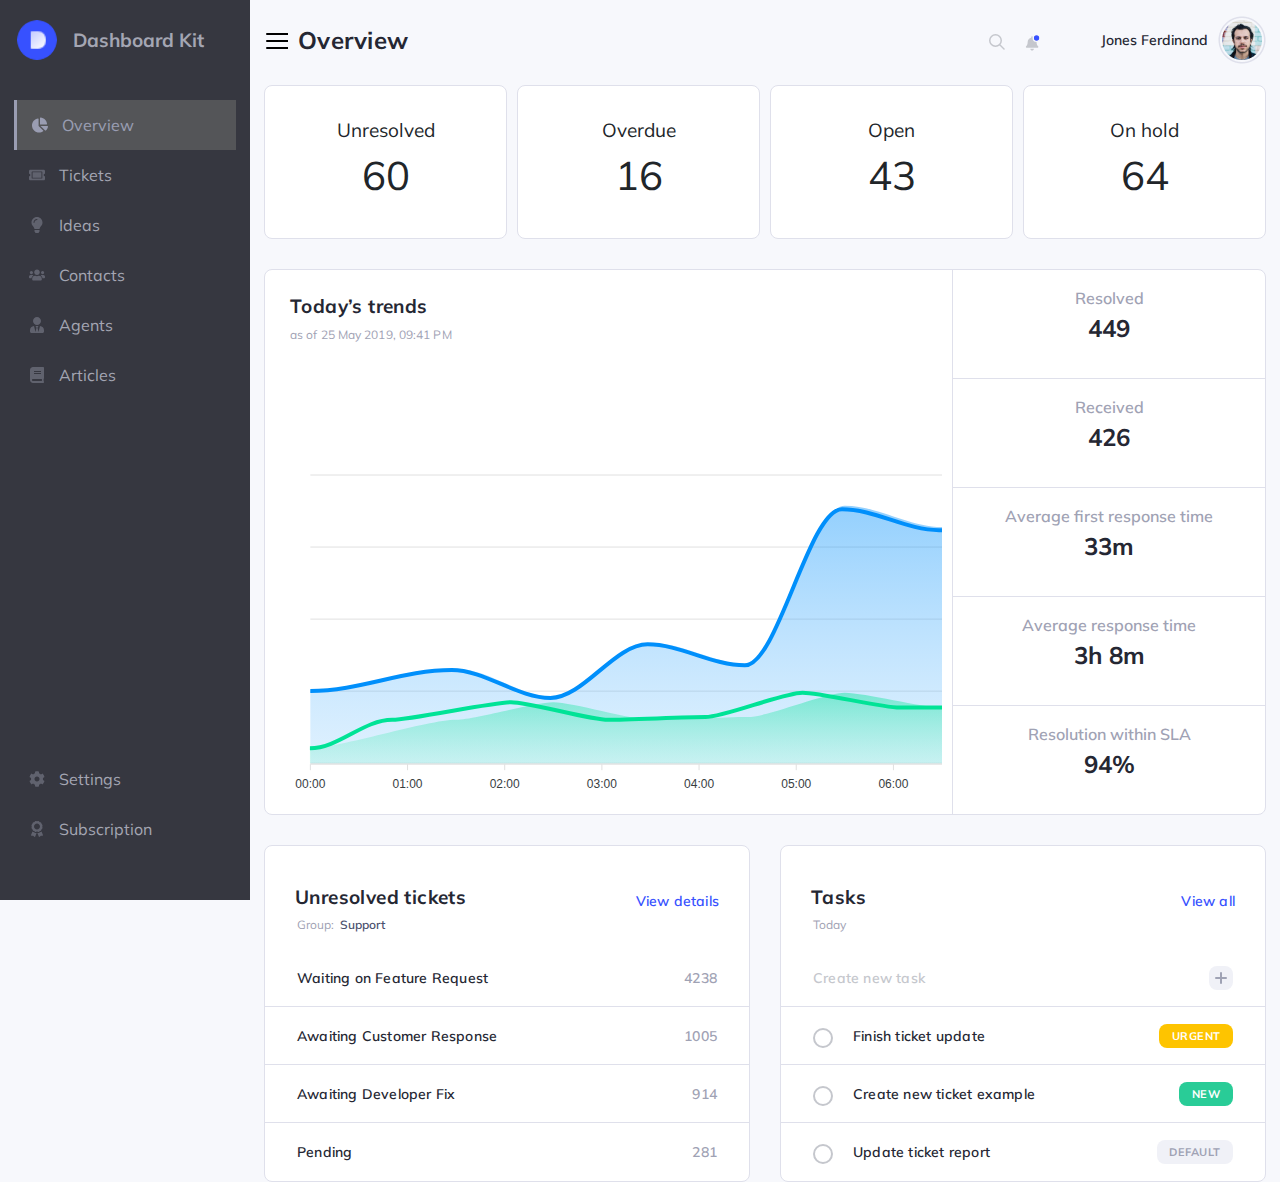
<file: index.html>
<!doctype html><html lang="en"><head><meta charset="UTF-8"><meta http-equiv="X-UA-Compatible" content="IE=edge"><meta name="viewport" content="width=device-width,initial-scale=1"><title>Overview</title><script defer="defer" src="main.b2954eaa4157f032d3ef.js"></script><link href="main.a2a83a447c3dbabc03cb.css" rel="stylesheet"></head><body><nav><div class="logo-name"><div class="logo-image"><img src="assets/9b7ed84741260f027829.png" alt=""></div><span class="logo_name">Dashboard Kit</span></div><div class="menu-items"><ul class="nav-links"><li class="view"><a href="#"><i><svg width="16" height="16" viewBox="0 0 16 16" fill="#DDE2FF" xmlns="http://www.w3.org/2000/svg"><g clip-path="url(#clip0_584_253)"><path d="M15.5232 8.94116H8.54412L13.1921 13.5891C13.3697 13.7667 13.6621 13.7812 13.8447 13.6091C14.9829 12.5367 15.7659 11.0912 15.9956 9.46616C16.035 9.18793 15.8041 8.94116 15.5232 8.94116ZM15.0576 7.03528C14.8153 3.52176 12.0076 0.714119 8.49412 0.471767C8.22589 0.453237 8 0.679413 8 0.948236V7.5294H14.5815C14.8503 7.5294 15.0762 7.30352 15.0576 7.03528ZM6.58824 8.94116V1.96206C6.58824 1.68118 6.34147 1.45029 6.06353 1.48971C2.55853 1.985 -0.120585 5.04705 0.00412089 8.71675C0.132356 12.4856 3.37736 15.5761 7.14794 15.5288C8.6303 15.5103 10 15.0326 11.1262 14.2338C11.3585 14.0691 11.3738 13.727 11.1724 13.5256L6.58824 8.94116Z" fill="#DDE2FF"/></g><defs><clipPath id="clip0_584_253"><rect width="16" height="16" fill="#DDE2FF"/></clipPath></defs></svg> </i><span class="link-name">Overview</span></a></li><li><a href="article.html"><i><svg width="16" height="16" viewBox="0 0 16 16" fill="none" xmlns="http://www.w3.org/2000/svg"><path opacity="0.4" d="M3.55556 5.33334H12.4444V10.6667H3.55556V5.33334ZM14.6667 8C14.6667 8.73639 15.2636 9.33334 16 9.33334V12C16 12.7364 15.4031 13.3333 14.6667 13.3333H1.33333C0.596944 13.3333 0 12.7364 0 12V9.33334C0.736389 9.33334 1.33333 8.73639 1.33333 8C1.33333 7.26362 0.736389 6.66667 0 6.66667V4.00001C0 3.26362 0.596944 2.66667 1.33333 2.66667H14.6667C15.4031 2.66667 16 3.26362 16 4.00001V6.66667C15.2636 6.66667 14.6667 7.26362 14.6667 8ZM13.3333 5.11112C13.3333 4.74292 13.0349 4.44445 12.6667 4.44445H3.33333C2.96514 4.44445 2.66667 4.74292 2.66667 5.11112V10.8889C2.66667 11.2571 2.96514 11.5556 3.33333 11.5556H12.6667C13.0349 11.5556 13.3333 11.2571 13.3333 10.8889V5.11112Z" fill="#9FA2B4"/></svg> </i><span class="link-name">Tickets</span></a></li><li><a href="./up.html"><i><svg width="16" height="16" viewBox="0 0 16 16" fill="none" xmlns="http://www.w3.org/2000/svg"><g clip-path="url(#clip0_584_261)"><path opacity="0.4" d="M5.50187 14.1984C5.50219 14.395 5.56031 14.5875 5.66937 14.7512L6.20344 15.5541C6.29467 15.6913 6.41841 15.8039 6.56366 15.8817C6.7089 15.9596 6.87114 16.0003 7.03594 16.0003H8.96438C9.12917 16.0003 9.29141 15.9596 9.43665 15.8817C9.5819 15.8039 9.70564 15.6913 9.79688 15.5541L10.3309 14.7512C10.44 14.5875 10.4982 14.3952 10.4984 14.1984L10.4997 13H5.50031L5.50187 14.1984ZM2.5 5.5C2.5 6.88656 3.01406 8.15156 3.86125 9.11812C4.3775 9.70718 5.185 10.9378 5.49281 11.9759C5.49406 11.9841 5.495 11.9922 5.49625 12.0003H10.5037C10.505 11.9922 10.5059 11.9844 10.5072 11.9759C10.815 10.9378 11.6225 9.70718 12.1388 9.11812C12.9859 8.15156 13.5 6.88656 13.5 5.5C13.5 2.45656 11.0284 -0.00937887 7.98281 -3.87451e-06C4.795 0.00968363 2.5 2.59281 2.5 5.5ZM8 3C6.62156 3 5.5 4.12156 5.5 5.5C5.5 5.77625 5.27625 6 5 6C4.72375 6 4.5 5.77625 4.5 5.5C4.5 3.57 6.07 2 8 2C8.27625 2 8.5 2.22375 8.5 2.5C8.5 2.77625 8.27625 3 8 3Z" fill="#9FA2B4"/></g><defs><clipPath id="clip0_584_261"><rect width="16" height="16" fill="white"/></clipPath></defs></svg> </i><span class="link-name">Ideas</span></a></li><li><a href="#"><i><svg width="16" height="16" viewBox="0 0 16 16" fill="none" xmlns="http://www.w3.org/2000/svg"><path opacity="0.4" d="M2.4 7.2C3.2825 7.2 4 6.4825 4 5.6C4 4.7175 3.2825 4 2.4 4C1.5175 4 0.8 4.7175 0.8 5.6C0.8 6.4825 1.5175 7.2 2.4 7.2ZM13.6 7.2C14.4825 7.2 15.2 6.4825 15.2 5.6C15.2 4.7175 14.4825 4 13.6 4C12.7175 4 12 4.7175 12 5.6C12 6.4825 12.7175 7.2 13.6 7.2ZM14.4 8H12.8C12.36 8 11.9625 8.1775 11.6725 8.465C12.68 9.0175 13.395 10.015 13.55 11.2H15.2C15.6425 11.2 16 10.8425 16 10.4V9.6C16 8.7175 15.2825 8 14.4 8ZM8 8C9.5475 8 10.8 6.7475 10.8 5.2C10.8 3.6525 9.5475 2.4 8 2.4C6.4525 2.4 5.2 3.6525 5.2 5.2C5.2 6.7475 6.4525 8 8 8ZM9.92 8.8H9.7125C9.1925 9.05 8.615 9.2 8 9.2C7.385 9.2 6.81 9.05 6.2875 8.8H6.08C4.49 8.8 3.2 10.09 3.2 11.68V12.4C3.2 13.0625 3.7375 13.6 4.4 13.6H11.6C12.2625 13.6 12.8 13.0625 12.8 12.4V11.68C12.8 10.09 11.51 8.8 9.92 8.8ZM4.3275 8.465C4.0375 8.1775 3.64 8 3.2 8H1.6C0.7175 8 0 8.7175 0 9.6V10.4C0 10.8425 0.3575 11.2 0.8 11.2H2.4475C2.605 10.015 3.32 9.0175 4.3275 8.465Z" fill="#9FA2B4"/></svg> </i><span class="link-name">Contacts</span></a></li><li><a href="#"><i><svg width="16" height="16" viewBox="0 0 16 16" fill="none" xmlns="http://www.w3.org/2000/svg"><path opacity="0.4" d="M8 8C10.2094 8 12 6.20937 12 4C12 1.79063 10.2094 0 8 0C5.79063 0 4 1.79063 4 4C4 6.20937 5.79063 8 8 8ZM10.9937 9.01875L9.5 15L8.5 10.75L9.5 9H6.5L7.5 10.75L6.5 15L5.00625 9.01875C2.77812 9.125 1 10.9469 1 13.2V14.5C1 15.3281 1.67188 16 2.5 16H13.5C14.3281 16 15 15.3281 15 14.5V13.2C15 10.9469 13.2219 9.125 10.9937 9.01875Z" fill="#9FA2B4"/></svg> </i><span class="link-name">Agents</span></a></li><li><a href="#"><i><svg width="16" height="16" viewBox="0 0 16 16" fill="none" xmlns="http://www.w3.org/2000/svg"><path opacity="0.4" d="M15 11.25V0.75C15 0.334375 14.6656 0 14.25 0H4C2.34375 0 1 1.34375 1 3V13C1 14.6562 2.34375 16 4 16H14.25C14.6656 16 15 15.6656 15 15.25V14.75C15 14.5156 14.8906 14.3031 14.7219 14.1656C14.5906 13.6844 14.5906 12.3125 14.7219 11.8313C14.8906 11.6969 15 11.4844 15 11.25ZM5 4.1875C5 4.08437 5.08437 4 5.1875 4H11.8125C11.9156 4 12 4.08437 12 4.1875V4.8125C12 4.91563 11.9156 5 11.8125 5H5.1875C5.08437 5 5 4.91563 5 4.8125V4.1875ZM5 6.1875C5 6.08437 5.08437 6 5.1875 6H11.8125C11.9156 6 12 6.08437 12 6.1875V6.8125C12 6.91563 11.9156 7 11.8125 7H5.1875C5.08437 7 5 6.91563 5 6.8125V6.1875ZM12.9187 14H4C3.44688 14 3 13.5531 3 13C3 12.45 3.45 12 4 12H12.9187C12.8594 12.5344 12.8594 13.4656 12.9187 14Z" fill="#9FA2B4"/></svg> </i><span class="link-name">Articles</span></a></li></ul><ul class="logout-mod"><li><a href="#"><i><svg width="16" height="16" viewBox="0 0 16 16" fill="none" xmlns="http://www.w3.org/2000/svg"><g clip-path="url(#clip0_584_277)"><path opacity="0.4" d="M15.2313 9.86557L13.9 9.09682C14.0344 8.37182 14.0344 7.62807 13.9 6.90307L15.2313 6.13432C15.3844 6.04682 15.4531 5.86557 15.4031 5.69682C15.0563 4.58432 14.4656 3.57807 13.6938 2.74057C13.575 2.61244 13.3813 2.58119 13.2313 2.66869L11.9 3.43744C11.3406 2.95619 10.6969 2.58432 10 2.34057V0.806191C10 0.631191 9.87814 0.478066 9.70627 0.440566C8.55939 0.184316 7.38439 0.196816 6.29377 0.440566C6.12189 0.478066 6.00002 0.631191 6.00002 0.806191V2.34369C5.30627 2.59057 4.66252 2.96244 4.10002 3.44057L2.77189 2.67182C2.61877 2.58432 2.42814 2.61244 2.30939 2.74369C1.53752 3.57807 0.946895 4.58432 0.60002 5.69994C0.546895 5.86869 0.61877 6.04994 0.771895 6.13744L2.10314 6.90619C1.96877 7.63119 1.96877 8.37494 2.10314 9.09994L0.771895 9.86869C0.61877 9.95619 0.55002 10.1374 0.60002 10.3062C0.946895 11.4187 1.53752 12.4249 2.30939 13.2624C2.42814 13.3906 2.62189 13.4218 2.77189 13.3343L4.10314 12.5656C4.66252 13.0468 5.30627 13.4187 6.00314 13.6624V15.1999C6.00314 15.3749 6.12502 15.5281 6.29689 15.5656C7.44377 15.8218 8.61877 15.8093 9.70939 15.5656C9.88127 15.5281 10.0031 15.3749 10.0031 15.1999V13.6624C10.6969 13.4156 11.3406 13.0437 11.9031 12.5656L13.2344 13.3343C13.3875 13.4218 13.5781 13.3937 13.6969 13.2624C14.4688 12.4281 15.0594 11.4218 15.4063 10.3062C15.4531 10.1343 15.3844 9.95307 15.2313 9.86557ZM8.00002 10.4999C6.62189 10.4999 5.50002 9.37807 5.50002 7.99994C5.50002 6.62182 6.62189 5.49994 8.00002 5.49994C9.37814 5.49994 10.5 6.62182 10.5 7.99994C10.5 9.37807 9.37814 10.4999 8.00002 10.4999Z" fill="#9FA2B4"/></g><defs><clipPath id="clip0_584_277"><rect width="16" height="16" fill="white"/></clipPath></defs></svg> </i><span class="link-name">Settings</span></a></li><li><a href="forms.html"><i><svg width="16" height="16" viewBox="0 0 16 16" fill="none" xmlns="http://www.w3.org/2000/svg"><g clip-path="url(#clip0_584_281)"><path opacity="0.4" d="M5.035 11.3322C4.76344 11.0606 4.905 11.1372 4.25 10.9619C3.95281 10.8822 3.69156 10.7291 3.45531 10.5456L2.0375 14.0219C1.90031 14.3584 2.15656 14.7241 2.51969 14.7103L4.16625 14.6475L5.29875 15.8437C5.54875 16.1075 5.9875 16.0253 6.12469 15.6887L7.75125 11.7006C7.4125 11.8894 7.03656 12 6.64781 12C6.03844 12 5.46594 11.7628 5.035 11.3322ZM13.9625 14.0219L12.5447 10.5456C12.3084 10.7294 12.0472 10.8822 11.75 10.9619C11.0916 11.1381 11.2359 11.0612 10.965 11.3322C10.5341 11.7628 9.96125 12 9.35188 12C8.96313 12 8.58719 11.8891 8.24844 11.7006L9.875 15.6887C10.0122 16.0253 10.4513 16.1075 10.7009 15.8437L11.8338 14.6475L13.4803 14.7103C13.8434 14.7241 14.0997 14.3581 13.9625 14.0219ZM10.2188 10.625C10.6963 10.1391 10.7509 10.1809 11.4309 9.99562C11.865 9.87718 12.2044 9.53187 12.3206 9.08999C12.5544 8.20249 12.4938 8.30968 13.1316 7.66031C13.4494 7.33687 13.5734 6.8653 13.4572 6.42343C13.2238 5.53655 13.2234 5.66031 13.4572 4.77249C13.5734 4.33062 13.4494 3.85906 13.1316 3.53562C12.4938 2.88624 12.5544 2.99312 12.3206 2.10593C12.2044 1.66406 11.865 1.31874 11.4309 1.20031C10.5597 0.962493 10.6647 1.02468 10.0263 0.374993C9.70844 0.0515551 9.245 -0.0750074 8.81094 0.0434301C7.94 0.28093 8.06156 0.281243 7.18906 0.0434301C6.755 -0.0750074 6.29156 0.0512426 5.97375 0.374993C5.33594 1.02437 5.44094 0.962493 4.56938 1.20031C4.13531 1.31874 3.79594 1.66406 3.67969 2.10593C3.44625 2.99312 3.50656 2.88624 2.86875 3.53562C2.55094 3.85906 2.42656 4.33062 2.54313 4.77249C2.77656 5.65874 2.77688 5.53499 2.54313 6.42312C2.42688 6.86499 2.55094 7.33656 2.86875 7.66031C3.50656 8.30968 3.44594 8.20249 3.67969 9.08999C3.79594 9.53187 4.13531 9.87718 4.56938 9.99562C5.26875 10.1862 5.32094 10.1562 5.78125 10.625C6.19469 11.0459 6.83875 11.1212 7.33563 10.8069C7.53432 10.6807 7.76481 10.6137 8.00016 10.6137C8.23551 10.6137 8.466 10.6807 8.66469 10.8069C9.16125 11.1212 9.80531 11.0459 10.2188 10.625ZM5.05188 5.49874C5.05188 3.84156 6.37188 2.49812 8 2.49812C9.62813 2.49812 10.9481 3.84156 10.9481 5.49874C10.9481 7.15593 9.62813 8.49937 8 8.49937C6.37188 8.49937 5.05188 7.15593 5.05188 5.49874Z" fill="#9FA2B4"/></g><defs><clipPath id="clip0_584_281"><rect width="16" height="16" fill="white"/></clipPath></defs></svg> </i><span class="link-name">Subscription</span></a></li></ul></div></nav><section class="dashboard"><div class="top"><div class="left"><i class="sidebar-toggle"><svg xmlns="http://www.w3.org/2000/svg" id="Outline" viewBox="0 0 20 20" width="24" height="20"><rect y="11" width="24" height="2" rx="1"/><rect y="4" width="24" height="2" rx="1"/><rect y="18" width="24" height="2" rx="1"/></svg> </i><span class="over">Overview</span></div><div class="search-box"><div class="center"><i><svg width="16" height="16" viewBox="0 0 16 16" fill="none" xmlns="http://www.w3.org/2000/svg"><g clip-path="url(#clip0_584_242)"><circle cx="6.5" cy="6.5" r="5.75" stroke="#C5C7CD" stroke-width="1.5"/><path d="M11 11L15 15" stroke="#C5C7CD" stroke-width="1.5" stroke-linecap="round"/></g><defs><clipPath id="clip0_584_242"><rect width="16" height="16" fill="white"/></clipPath></defs></svg> </i><i><svg width="16" height="20" viewBox="0 0 18 19" fill="none" xmlns="http://www.w3.org/2000/svg"><path d="M7.99999 19C9.10374 19 9.99905 18.1047 9.99905 17H6.00093C6.00093 18.1047 6.89624 19 7.99999 19ZM14.7309 14.3216C14.1272 13.6728 12.9975 12.6969 12.9975 9.5C12.9975 7.07188 11.295 5.12812 8.99937 4.65125V4C8.99937 3.44781 8.55187 3 7.99999 3C7.44812 3 7.00062 3.44781 7.00062 4V4.65125C4.70499 5.12812 3.00249 7.07188 3.00249 9.5C3.00249 12.6969 1.8728 13.6728 1.26905 14.3216C1.08155 14.5231 0.998429 14.7641 0.999991 15C1.00343 15.5125 1.40562 16 2.00312 16H13.9969C14.5944 16 14.9969 15.5125 15 15C15.0016 14.7641 14.9184 14.5228 14.7309 14.3216Z" fill="#C5C7CD"/><circle cx="13" cy="5" r="3.75" fill="#3751FF" stroke="#F7F8FC" stroke-width="1.5"/></svg></i></div><div class="right"><span>Jones Ferdinand</span> <img src="assets/4a87340e7ee2d10da0c1.png" alt=""></div></div></div><div class="boxes"><div class="over"><span>Unresolved</span><p>60</p></div><div class="over"><span>Overdue</span><p>16</p></div><div class="over"><span>Open</span><p>43</p></div><div class="over"><span>On hold</span><p>64</p></div></div><div class="trends"><div class="trends_left"><div class="title"><h4>Today’s trends</h4><p>as of 25 May 2019, 09:41 PM</p></div><div class="not"><div id="chart"></div></div></div><div class="trends_right"><div class="trends_right-resolution"><div class="text"><span>Resolved</span><p>449</p></div></div><div class="trends_right-resolution"><div class="text"><span>Received</span><p>426</p></div></div><div class="trends_right-resolution"><div class="text"><span>Average first response time</span><p>33m</p></div></div><div class="trends_right-resolution"><div class="text"><span>Average response time</span><p>3h 8m</p></div></div><div class="trends_right-resolution"><div class="text"><span>Resolution within SLA</span><p>94%</p></div></div></div></div><div class="tickets"><div class="tickets_left"><div class="title"><div class="title_group"><div class="details"><h4>Unresolved tickets</h4><span>View details</span></div><div class="support"><p>Group:</p><span>Support</span></div></div></div><div class="response"><div class="response_text"><span>Waiting on Feature Request</span><p>4238</p></div></div><div class="response"><div class="response_text"><span>Awaiting Customer Response</span><p>1005</p></div></div><div class="response"><div class="response_text"><span>Awaiting Developer Fix</span><p>914</p></div></div><div class="response"><div class="response_text"><span>Pending</span><p>281</p></div></div></div><div class="tickets_right"><div class="title"><div class="title_group"><div class="details"><h4>Tasks</h4><span>View all</span></div><div class="support"><p>Today</p></div></div></div><div class="response"><div class="response_text"><span class="create">Create new task</span><div class="sheet"><img src="assets/8f3efcd5017025c5732a.svg" alt=""></div></div></div><div class="response"><div class="response_text"><div class="left"><div class="tumble"><svg width="20" height="20" viewBox="0 0 20 20" fill="none" xmlns="http://www.w3.org/2000/svg"><g clip-path="url(#clip0_584_64)"><circle cx="10" cy="10" r="9" stroke="#C5C7CD" stroke-width="2"/></g><defs><clipPath id="clip0_584_64"><rect width="20" height="20" fill="white"/></clipPath></defs></svg></div><span>Finish ticket update</span></div><div class="btn-urgent"><button>Urgent</button></div></div></div><div class="response"><div class="response_text"><div class="left"><div class="tumble"><svg width="20" height="20" viewBox="0 0 20 20" fill="none" xmlns="http://www.w3.org/2000/svg"><g clip-path="url(#clip0_584_64)"><circle cx="10" cy="10" r="9" stroke="#C5C7CD" stroke-width="2"/></g><defs><clipPath id="clip0_584_64"><rect width="20" height="20" fill="white"/></clipPath></defs></svg></div><span>Create new ticket example</span></div><div class="btn-new"><button>NEW</button></div></div></div><div class="response"><div class="response_text"><div class="left"><div class="tumble"><svg width="20" height="20" viewBox="0 0 20 20" fill="none" xmlns="http://www.w3.org/2000/svg"><g clip-path="url(#clip0_584_64)"><circle cx="10" cy="10" r="9" stroke="#C5C7CD" stroke-width="2"/></g><defs><clipPath id="clip0_584_64"><rect width="20" height="20" fill="white"/></clipPath></defs></svg></div><span>Update ticket report</span></div><div class="btn-default"><button>DEFAULT</button></div></div></div></div></div></section></body></html>
</file>
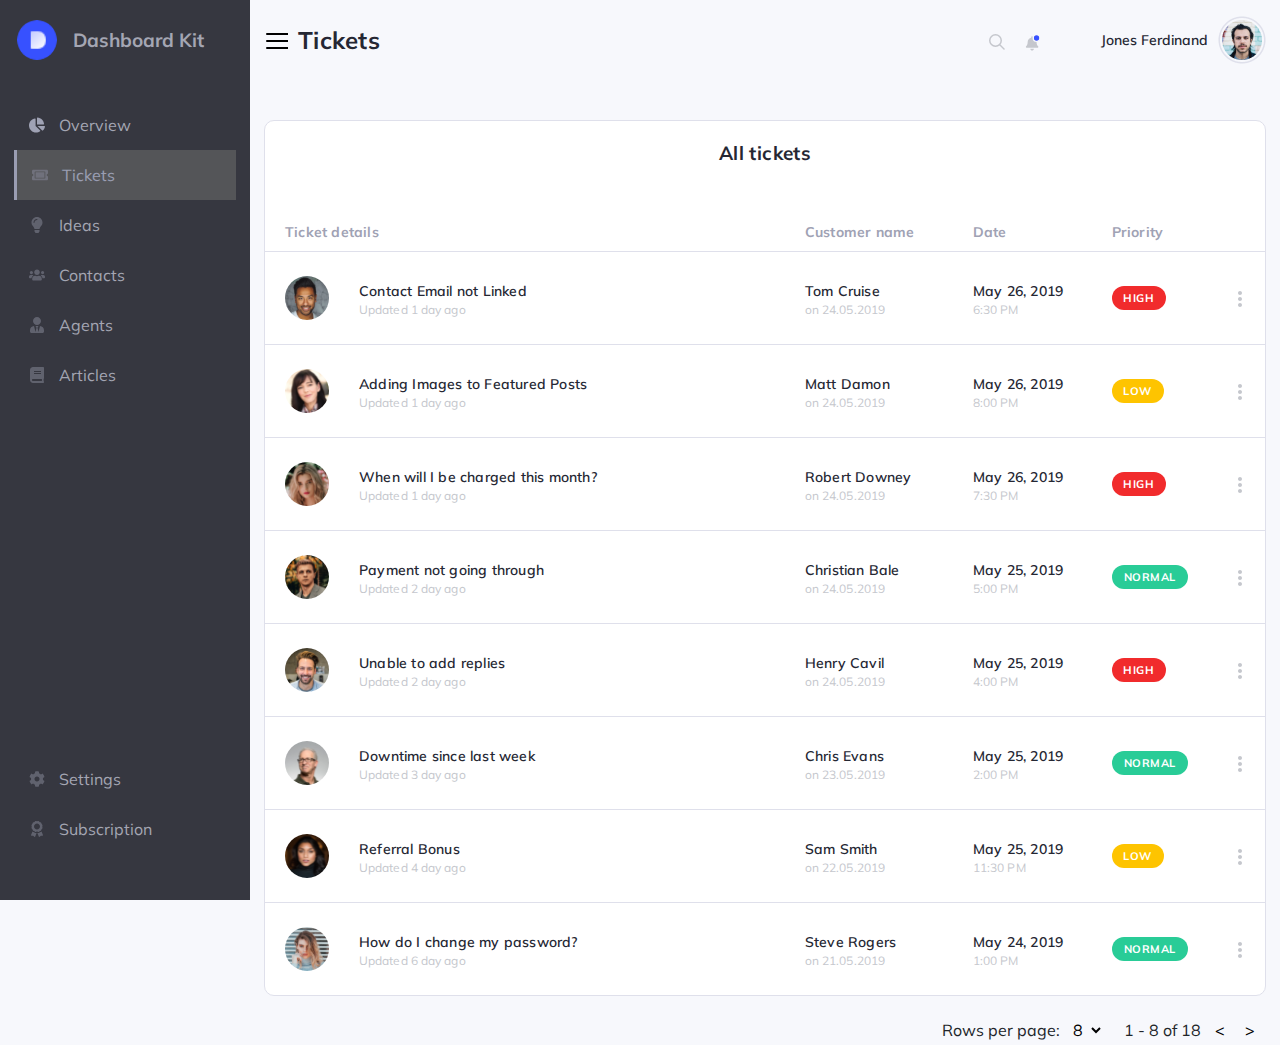
<file: article.html>
<!doctype html><html lang="en"><head><meta charset="UTF-8"><meta http-equiv="X-UA-Compatible" content="IE=edge"><meta name="viewport" content="width=device-width,initial-scale=1"><title>Tickets</title><script defer="defer" src="main.b2954eaa4157f032d3ef.js"></script><link href="main.a2a83a447c3dbabc03cb.css" rel="stylesheet"></head><body><nav><div class="logo-name"><div class="logo-image"><img src="assets/9b7ed84741260f027829.png" alt=""></div><span class="logo_name">Dashboard Kit</span></div><div class="menu-items"><ul class="nav-links"><li><a href="index.html"><i><svg width="16" height="16" viewBox="0 0 16 16" fill="none" xmlns="http://www.w3.org/2000/svg"><g clip-path="url(#clip0_584_253)"><path d="M15.5232 8.94116H8.54412L13.1921 13.5891C13.3697 13.7667 13.6621 13.7812 13.8447 13.6091C14.9829 12.5367 15.7659 11.0912 15.9956 9.46616C16.035 9.18793 15.8041 8.94116 15.5232 8.94116ZM15.0576 7.03528C14.8153 3.52176 12.0076 0.714119 8.49412 0.471767C8.22589 0.453237 8 0.679413 8 0.948236V7.5294H14.5815C14.8503 7.5294 15.0762 7.30352 15.0576 7.03528ZM6.58824 8.94116V1.96206C6.58824 1.68118 6.34147 1.45029 6.06353 1.48971C2.55853 1.985 -0.120585 5.04705 0.00412089 8.71675C0.132356 12.4856 3.37736 15.5761 7.14794 15.5288C8.6303 15.5103 10 15.0326 11.1262 14.2338C11.3585 14.0691 11.3738 13.727 11.1724 13.5256L6.58824 8.94116Z" fill="#9FA2B4"/></g><defs><clipPath id="clip0_584_253"><rect width="16" height="16" fill="white"/></clipPath></defs></svg> </i><span class="link-name">Overview</span></a></li><li class="tiker"><a href="#"><i><svg width="16" height="16" viewBox="0 0 16 16" fill="#DDE2FF" xmlns="http://www.w3.org/2000/svg"><path opacity="0.4" d="M3.55556 5.33334H12.4444V10.6667H3.55556V5.33334ZM14.6667 8C14.6667 8.73639 15.2636 9.33334 16 9.33334V12C16 12.7364 15.4031 13.3333 14.6667 13.3333H1.33333C0.596944 13.3333 0 12.7364 0 12V9.33334C0.736389 9.33334 1.33333 8.73639 1.33333 8C1.33333 7.26362 0.736389 6.66667 0 6.66667V4.00001C0 3.26362 0.596944 2.66667 1.33333 2.66667H14.6667C15.4031 2.66667 16 3.26362 16 4.00001V6.66667C15.2636 6.66667 14.6667 7.26362 14.6667 8ZM13.3333 5.11112C13.3333 4.74292 13.0349 4.44445 12.6667 4.44445H3.33333C2.96514 4.44445 2.66667 4.74292 2.66667 5.11112V10.8889C2.66667 11.2571 2.96514 11.5556 3.33333 11.5556H12.6667C13.0349 11.5556 13.3333 11.2571 13.3333 10.8889V5.11112Z" fill="#DDE2FF"/></svg> </i><span class="link-name">Tickets</span></a></li><li><a href="#"><i><svg width="16" height="16" viewBox="0 0 16 16" fill="none" xmlns="http://www.w3.org/2000/svg"><g clip-path="url(#clip0_584_261)"><path opacity="0.4" d="M5.50187 14.1984C5.50219 14.395 5.56031 14.5875 5.66937 14.7512L6.20344 15.5541C6.29467 15.6913 6.41841 15.8039 6.56366 15.8817C6.7089 15.9596 6.87114 16.0003 7.03594 16.0003H8.96438C9.12917 16.0003 9.29141 15.9596 9.43665 15.8817C9.5819 15.8039 9.70564 15.6913 9.79688 15.5541L10.3309 14.7512C10.44 14.5875 10.4982 14.3952 10.4984 14.1984L10.4997 13H5.50031L5.50187 14.1984ZM2.5 5.5C2.5 6.88656 3.01406 8.15156 3.86125 9.11812C4.3775 9.70718 5.185 10.9378 5.49281 11.9759C5.49406 11.9841 5.495 11.9922 5.49625 12.0003H10.5037C10.505 11.9922 10.5059 11.9844 10.5072 11.9759C10.815 10.9378 11.6225 9.70718 12.1388 9.11812C12.9859 8.15156 13.5 6.88656 13.5 5.5C13.5 2.45656 11.0284 -0.00937887 7.98281 -3.87451e-06C4.795 0.00968363 2.5 2.59281 2.5 5.5ZM8 3C6.62156 3 5.5 4.12156 5.5 5.5C5.5 5.77625 5.27625 6 5 6C4.72375 6 4.5 5.77625 4.5 5.5C4.5 3.57 6.07 2 8 2C8.27625 2 8.5 2.22375 8.5 2.5C8.5 2.77625 8.27625 3 8 3Z" fill="#9FA2B4"/></g><defs><clipPath id="clip0_584_261"><rect width="16" height="16" fill="white"/></clipPath></defs></svg> </i><span class="link-name">Ideas</span></a></li><li><a href="#"><i><svg width="16" height="16" viewBox="0 0 16 16" fill="none" xmlns="http://www.w3.org/2000/svg"><path opacity="0.4" d="M2.4 7.2C3.2825 7.2 4 6.4825 4 5.6C4 4.7175 3.2825 4 2.4 4C1.5175 4 0.8 4.7175 0.8 5.6C0.8 6.4825 1.5175 7.2 2.4 7.2ZM13.6 7.2C14.4825 7.2 15.2 6.4825 15.2 5.6C15.2 4.7175 14.4825 4 13.6 4C12.7175 4 12 4.7175 12 5.6C12 6.4825 12.7175 7.2 13.6 7.2ZM14.4 8H12.8C12.36 8 11.9625 8.1775 11.6725 8.465C12.68 9.0175 13.395 10.015 13.55 11.2H15.2C15.6425 11.2 16 10.8425 16 10.4V9.6C16 8.7175 15.2825 8 14.4 8ZM8 8C9.5475 8 10.8 6.7475 10.8 5.2C10.8 3.6525 9.5475 2.4 8 2.4C6.4525 2.4 5.2 3.6525 5.2 5.2C5.2 6.7475 6.4525 8 8 8ZM9.92 8.8H9.7125C9.1925 9.05 8.615 9.2 8 9.2C7.385 9.2 6.81 9.05 6.2875 8.8H6.08C4.49 8.8 3.2 10.09 3.2 11.68V12.4C3.2 13.0625 3.7375 13.6 4.4 13.6H11.6C12.2625 13.6 12.8 13.0625 12.8 12.4V11.68C12.8 10.09 11.51 8.8 9.92 8.8ZM4.3275 8.465C4.0375 8.1775 3.64 8 3.2 8H1.6C0.7175 8 0 8.7175 0 9.6V10.4C0 10.8425 0.3575 11.2 0.8 11.2H2.4475C2.605 10.015 3.32 9.0175 4.3275 8.465Z" fill="#9FA2B4"/></svg> </i><span class="link-name">Contacts</span></a></li><li><a href="#"><i><svg width="16" height="16" viewBox="0 0 16 16" fill="none" xmlns="http://www.w3.org/2000/svg"><path opacity="0.4" d="M8 8C10.2094 8 12 6.20937 12 4C12 1.79063 10.2094 0 8 0C5.79063 0 4 1.79063 4 4C4 6.20937 5.79063 8 8 8ZM10.9937 9.01875L9.5 15L8.5 10.75L9.5 9H6.5L7.5 10.75L6.5 15L5.00625 9.01875C2.77812 9.125 1 10.9469 1 13.2V14.5C1 15.3281 1.67188 16 2.5 16H13.5C14.3281 16 15 15.3281 15 14.5V13.2C15 10.9469 13.2219 9.125 10.9937 9.01875Z" fill="#9FA2B4"/></svg> </i><span class="link-name">Agents</span></a></li><li><a href="#"><i><svg width="16" height="16" viewBox="0 0 16 16" fill="none" xmlns="http://www.w3.org/2000/svg"><path opacity="0.4" d="M15 11.25V0.75C15 0.334375 14.6656 0 14.25 0H4C2.34375 0 1 1.34375 1 3V13C1 14.6562 2.34375 16 4 16H14.25C14.6656 16 15 15.6656 15 15.25V14.75C15 14.5156 14.8906 14.3031 14.7219 14.1656C14.5906 13.6844 14.5906 12.3125 14.7219 11.8313C14.8906 11.6969 15 11.4844 15 11.25ZM5 4.1875C5 4.08437 5.08437 4 5.1875 4H11.8125C11.9156 4 12 4.08437 12 4.1875V4.8125C12 4.91563 11.9156 5 11.8125 5H5.1875C5.08437 5 5 4.91563 5 4.8125V4.1875ZM5 6.1875C5 6.08437 5.08437 6 5.1875 6H11.8125C11.9156 6 12 6.08437 12 6.1875V6.8125C12 6.91563 11.9156 7 11.8125 7H5.1875C5.08437 7 5 6.91563 5 6.8125V6.1875ZM12.9187 14H4C3.44688 14 3 13.5531 3 13C3 12.45 3.45 12 4 12H12.9187C12.8594 12.5344 12.8594 13.4656 12.9187 14Z" fill="#9FA2B4"/></svg> </i><span class="link-name">Articles</span></a></li></ul><ul class="logout-mod"><li><a href="#"><i><svg width="16" height="16" viewBox="0 0 16 16" fill="none" xmlns="http://www.w3.org/2000/svg"><g clip-path="url(#clip0_584_277)"><path opacity="0.4" d="M15.2313 9.86557L13.9 9.09682C14.0344 8.37182 14.0344 7.62807 13.9 6.90307L15.2313 6.13432C15.3844 6.04682 15.4531 5.86557 15.4031 5.69682C15.0563 4.58432 14.4656 3.57807 13.6938 2.74057C13.575 2.61244 13.3813 2.58119 13.2313 2.66869L11.9 3.43744C11.3406 2.95619 10.6969 2.58432 10 2.34057V0.806191C10 0.631191 9.87814 0.478066 9.70627 0.440566C8.55939 0.184316 7.38439 0.196816 6.29377 0.440566C6.12189 0.478066 6.00002 0.631191 6.00002 0.806191V2.34369C5.30627 2.59057 4.66252 2.96244 4.10002 3.44057L2.77189 2.67182C2.61877 2.58432 2.42814 2.61244 2.30939 2.74369C1.53752 3.57807 0.946895 4.58432 0.60002 5.69994C0.546895 5.86869 0.61877 6.04994 0.771895 6.13744L2.10314 6.90619C1.96877 7.63119 1.96877 8.37494 2.10314 9.09994L0.771895 9.86869C0.61877 9.95619 0.55002 10.1374 0.60002 10.3062C0.946895 11.4187 1.53752 12.4249 2.30939 13.2624C2.42814 13.3906 2.62189 13.4218 2.77189 13.3343L4.10314 12.5656C4.66252 13.0468 5.30627 13.4187 6.00314 13.6624V15.1999C6.00314 15.3749 6.12502 15.5281 6.29689 15.5656C7.44377 15.8218 8.61877 15.8093 9.70939 15.5656C9.88127 15.5281 10.0031 15.3749 10.0031 15.1999V13.6624C10.6969 13.4156 11.3406 13.0437 11.9031 12.5656L13.2344 13.3343C13.3875 13.4218 13.5781 13.3937 13.6969 13.2624C14.4688 12.4281 15.0594 11.4218 15.4063 10.3062C15.4531 10.1343 15.3844 9.95307 15.2313 9.86557ZM8.00002 10.4999C6.62189 10.4999 5.50002 9.37807 5.50002 7.99994C5.50002 6.62182 6.62189 5.49994 8.00002 5.49994C9.37814 5.49994 10.5 6.62182 10.5 7.99994C10.5 9.37807 9.37814 10.4999 8.00002 10.4999Z" fill="#9FA2B4"/></g><defs><clipPath id="clip0_584_277"><rect width="16" height="16" fill="white"/></clipPath></defs></svg> </i><span class="link-name">Settings</span></a></li><li><a href="forms.html"><i><svg width="16" height="16" viewBox="0 0 16 16" fill="none" xmlns="http://www.w3.org/2000/svg"><g clip-path="url(#clip0_584_281)"><path opacity="0.4" d="M5.035 11.3322C4.76344 11.0606 4.905 11.1372 4.25 10.9619C3.95281 10.8822 3.69156 10.7291 3.45531 10.5456L2.0375 14.0219C1.90031 14.3584 2.15656 14.7241 2.51969 14.7103L4.16625 14.6475L5.29875 15.8437C5.54875 16.1075 5.9875 16.0253 6.12469 15.6887L7.75125 11.7006C7.4125 11.8894 7.03656 12 6.64781 12C6.03844 12 5.46594 11.7628 5.035 11.3322ZM13.9625 14.0219L12.5447 10.5456C12.3084 10.7294 12.0472 10.8822 11.75 10.9619C11.0916 11.1381 11.2359 11.0612 10.965 11.3322C10.5341 11.7628 9.96125 12 9.35188 12C8.96313 12 8.58719 11.8891 8.24844 11.7006L9.875 15.6887C10.0122 16.0253 10.4513 16.1075 10.7009 15.8437L11.8338 14.6475L13.4803 14.7103C13.8434 14.7241 14.0997 14.3581 13.9625 14.0219ZM10.2188 10.625C10.6963 10.1391 10.7509 10.1809 11.4309 9.99562C11.865 9.87718 12.2044 9.53187 12.3206 9.08999C12.5544 8.20249 12.4938 8.30968 13.1316 7.66031C13.4494 7.33687 13.5734 6.8653 13.4572 6.42343C13.2238 5.53655 13.2234 5.66031 13.4572 4.77249C13.5734 4.33062 13.4494 3.85906 13.1316 3.53562C12.4938 2.88624 12.5544 2.99312 12.3206 2.10593C12.2044 1.66406 11.865 1.31874 11.4309 1.20031C10.5597 0.962493 10.6647 1.02468 10.0263 0.374993C9.70844 0.0515551 9.245 -0.0750074 8.81094 0.0434301C7.94 0.28093 8.06156 0.281243 7.18906 0.0434301C6.755 -0.0750074 6.29156 0.0512426 5.97375 0.374993C5.33594 1.02437 5.44094 0.962493 4.56938 1.20031C4.13531 1.31874 3.79594 1.66406 3.67969 2.10593C3.44625 2.99312 3.50656 2.88624 2.86875 3.53562C2.55094 3.85906 2.42656 4.33062 2.54313 4.77249C2.77656 5.65874 2.77688 5.53499 2.54313 6.42312C2.42688 6.86499 2.55094 7.33656 2.86875 7.66031C3.50656 8.30968 3.44594 8.20249 3.67969 9.08999C3.79594 9.53187 4.13531 9.87718 4.56938 9.99562C5.26875 10.1862 5.32094 10.1562 5.78125 10.625C6.19469 11.0459 6.83875 11.1212 7.33563 10.8069C7.53432 10.6807 7.76481 10.6137 8.00016 10.6137C8.23551 10.6137 8.466 10.6807 8.66469 10.8069C9.16125 11.1212 9.80531 11.0459 10.2188 10.625ZM5.05188 5.49874C5.05188 3.84156 6.37188 2.49812 8 2.49812C9.62813 2.49812 10.9481 3.84156 10.9481 5.49874C10.9481 7.15593 9.62813 8.49937 8 8.49937C6.37188 8.49937 5.05188 7.15593 5.05188 5.49874Z" fill="#9FA2B4"/></g><defs><clipPath id="clip0_584_281"><rect width="16" height="16" fill="white"/></clipPath></defs></svg> </i><span class="link-name">Subscription</span></a></li></ul></div></nav><section class="dashboard"><div class="top"><div class="left"><i class="sidebar-toggle"><svg xmlns="http://www.w3.org/2000/svg" id="Outline" viewBox="0 0 20 20" width="24" height="20"><rect y="11" width="24" height="2" rx="1"/><rect y="4" width="24" height="2" rx="1"/><rect y="18" width="24" height="2" rx="1"/></svg> </i><span class="over">Tickets</span></div><div class="search-box"><div class="center"><i><svg width="16" height="16" viewBox="0 0 16 16" fill="none" xmlns="http://www.w3.org/2000/svg"><g clip-path="url(#clip0_584_242)"><circle cx="6.5" cy="6.5" r="5.75" stroke="#C5C7CD" stroke-width="1.5"/><path d="M11 11L15 15" stroke="#C5C7CD" stroke-width="1.5" stroke-linecap="round"/></g><defs><clipPath id="clip0_584_242"><rect width="16" height="16" fill="white"/></clipPath></defs></svg> </i><i><svg width="16" height="20" viewBox="0 0 18 19" fill="none" xmlns="http://www.w3.org/2000/svg"><path d="M7.99999 19C9.10374 19 9.99905 18.1047 9.99905 17H6.00093C6.00093 18.1047 6.89624 19 7.99999 19ZM14.7309 14.3216C14.1272 13.6728 12.9975 12.6969 12.9975 9.5C12.9975 7.07188 11.295 5.12812 8.99937 4.65125V4C8.99937 3.44781 8.55187 3 7.99999 3C7.44812 3 7.00062 3.44781 7.00062 4V4.65125C4.70499 5.12812 3.00249 7.07188 3.00249 9.5C3.00249 12.6969 1.8728 13.6728 1.26905 14.3216C1.08155 14.5231 0.998429 14.7641 0.999991 15C1.00343 15.5125 1.40562 16 2.00312 16H13.9969C14.5944 16 14.9969 15.5125 15 15C15.0016 14.7641 14.9184 14.5228 14.7309 14.3216Z" fill="#C5C7CD"/><circle cx="13" cy="5" r="3.75" fill="#3751FF" stroke="#F7F8FC" stroke-width="1.5"/></svg></i></div><div class="right"><span>Jones Ferdinand</span> <img src="assets/4a87340e7ee2d10da0c1.png" alt=""></div></div></div><div class="sort"><div class="sort_header"><div class="sort_header-title"><h4>All tickets</h4><div class="filter"><div class="left"><img src="assets/0441e4b5756bbbd5a478.svg" alt=""> <span>Sort</span></div><div class="right"><img src="assets/4d055a0d3135edd749c1.svg" alt=""> <span>Filter</span></div></div></div></div><table><thead><tr><td class="detail">Ticket details</td><td>Customer name</td><td>Date</td><td>Priority</td><td></td></tr></thead><tbody></tbody></table><div class="sort_paginst paginst"><div class="pagination-header"><div class="dropdown-container"><span>Rows per page:</span> <select name="" id="table-size"><option value="8">8</option><option value="10">10</option><option value="15">15</option><option value="20">20</option></select></div></div><div class="pagination-footer"><span class="pagination-details"></span><div class="pagination-buttons"></div></div></div></div></section></body></html>
</file>
<file: main.a2a83a447c3dbabc03cb.css>
@import url(https://fonts.googleapis.com/css2?family=Mulish:wght@700&display=swap);
@import url(https://fonts.googleapis.com/css2?family=Sora:wght@600&display=swap);
@charset "UTF-8";
/*!
 * Bootstrap v5.1.3 (https://getbootstrap.com/)
 * Copyright 2011-2021 The Bootstrap Authors
 * Copyright 2011-2021 Twitter, Inc.
 * Licensed under MIT (https://github.com/twbs/bootstrap/blob/main/LICENSE)
 */
:root {
  --bs-blue: #0d6efd;
  --bs-indigo: #6610f2;
  --bs-purple: #6f42c1;
  --bs-pink: #d63384;
  --bs-red: #dc3545;
  --bs-orange: #fd7e14;
  --bs-yellow: #ffc107;
  --bs-green: #198754;
  --bs-teal: #20c997;
  --bs-cyan: #0dcaf0;
  --bs-white: #fff;
  --bs-gray: #6c757d;
  --bs-gray-dark: #343a40;
  --bs-gray-100: #f8f9fa;
  --bs-gray-200: #e9ecef;
  --bs-gray-300: #dee2e6;
  --bs-gray-400: #ced4da;
  --bs-gray-500: #adb5bd;
  --bs-gray-600: #6c757d;
  --bs-gray-700: #495057;
  --bs-gray-800: #343a40;
  --bs-gray-900: #212529;
  --bs-primary: #0d6efd;
  --bs-secondary: #6c757d;
  --bs-success: #198754;
  --bs-info: #0dcaf0;
  --bs-warning: #ffc107;
  --bs-danger: #dc3545;
  --bs-light: #f8f9fa;
  --bs-dark: #212529;
  --bs-primary-rgb: 13, 110, 253;
  --bs-secondary-rgb: 108, 117, 125;
  --bs-success-rgb: 25, 135, 84;
  --bs-info-rgb: 13, 202, 240;
  --bs-warning-rgb: 255, 193, 7;
  --bs-danger-rgb: 220, 53, 69;
  --bs-light-rgb: 248, 249, 250;
  --bs-dark-rgb: 33, 37, 41;
  --bs-white-rgb: 255, 255, 255;
  --bs-black-rgb: 0, 0, 0;
  --bs-body-color-rgb: 33, 37, 41;
  --bs-body-bg-rgb: 255, 255, 255;
  --bs-font-sans-serif: system-ui, -apple-system, "Segoe UI", Roboto, "Helvetica Neue", Arial, "Noto Sans", "Liberation Sans", sans-serif, "Apple Color Emoji", "Segoe UI Emoji", "Segoe UI Symbol", "Noto Color Emoji";
  --bs-font-monospace: SFMono-Regular, Menlo, Monaco, Consolas, "Liberation Mono", "Courier New", monospace;
  --bs-gradient: linear-gradient(180deg, rgba(255, 255, 255, 0.15), rgba(255, 255, 255, 0));
  --bs-body-font-family: var(--bs-font-sans-serif);
  --bs-body-font-size: 1rem;
  --bs-body-font-weight: 400;
  --bs-body-line-height: 1.5;
  --bs-body-color: #212529;
  --bs-body-bg: #fff;
}

*,
*::before,
*::after {
  box-sizing: border-box;
}

@media (prefers-reduced-motion: no-preference) {
  :root {
    scroll-behavior: smooth;
  }
}

body {
  margin: 0;
  font-family: var(--bs-body-font-family);
  font-size: var(--bs-body-font-size);
  font-weight: var(--bs-body-font-weight);
  line-height: var(--bs-body-line-height);
  color: var(--bs-body-color);
  text-align: var(--bs-body-text-align);
  background-color: var(--bs-body-bg);
  -webkit-text-size-adjust: 100%;
  -webkit-tap-highlight-color: rgba(0, 0, 0, 0);
}

hr {
  margin: 1rem 0;
  color: inherit;
  background-color: currentColor;
  border: 0;
  opacity: 0.25;
}

hr:not([size]) {
  height: 1px;
}

h6, .h6, h5, .h5, h4, .h4, h3, .h3, h2, .h2, h1, .h1 {
  margin-top: 0;
  margin-bottom: 0.5rem;
  font-weight: 500;
  line-height: 1.2;
}

h1, .h1 {
  font-size: calc(1.375rem + 1.5vw);
}
@media (min-width: 1200px) {
  h1, .h1 {
    font-size: 2.5rem;
  }
}

h2, .h2 {
  font-size: calc(1.325rem + 0.9vw);
}
@media (min-width: 1200px) {
  h2, .h2 {
    font-size: 2rem;
  }
}

h3, .h3 {
  font-size: calc(1.3rem + 0.6vw);
}
@media (min-width: 1200px) {
  h3, .h3 {
    font-size: 1.75rem;
  }
}

h4, .h4 {
  font-size: calc(1.275rem + 0.3vw);
}
@media (min-width: 1200px) {
  h4, .h4 {
    font-size: 1.5rem;
  }
}

h5, .h5 {
  font-size: 1.25rem;
}

h6, .h6 {
  font-size: 1rem;
}

p {
  margin-top: 0;
  margin-bottom: 1rem;
}

abbr[title],
abbr[data-bs-original-title] {
  -webkit-text-decoration: underline dotted;
  text-decoration: underline dotted;
  cursor: help;
  -webkit-text-decoration-skip-ink: none;
  text-decoration-skip-ink: none;
}

address {
  margin-bottom: 1rem;
  font-style: normal;
  line-height: inherit;
}

ol,
ul {
  padding-left: 2rem;
}

ol,
ul,
dl {
  margin-top: 0;
  margin-bottom: 1rem;
}

ol ol,
ul ul,
ol ul,
ul ol {
  margin-bottom: 0;
}

dt {
  font-weight: 700;
}

dd {
  margin-bottom: 0.5rem;
  margin-left: 0;
}

blockquote {
  margin: 0 0 1rem;
}

b,
strong {
  font-weight: bolder;
}

small, .small {
  font-size: 0.875em;
}

mark, .mark {
  padding: 0.2em;
  background-color: #fcf8e3;
}

sub,
sup {
  position: relative;
  font-size: 0.75em;
  line-height: 0;
  vertical-align: baseline;
}

sub {
  bottom: -0.25em;
}

sup {
  top: -0.5em;
}

a {
  color: #0d6efd;
  text-decoration: underline;
}
a:hover {
  color: #0a58ca;
}

a:not([href]):not([class]), a:not([href]):not([class]):hover {
  color: inherit;
  text-decoration: none;
}

pre,
code,
kbd,
samp {
  font-family: var(--bs-font-monospace);
  font-size: 1em;
  direction: ltr /* rtl:ignore */;
  unicode-bidi: bidi-override;
}

pre {
  display: block;
  margin-top: 0;
  margin-bottom: 1rem;
  overflow: auto;
  font-size: 0.875em;
}
pre code {
  font-size: inherit;
  color: inherit;
  word-break: normal;
}

code {
  font-size: 0.875em;
  color: #d63384;
  word-wrap: break-word;
}
a > code {
  color: inherit;
}

kbd {
  padding: 0.2rem 0.4rem;
  font-size: 0.875em;
  color: #fff;
  background-color: #212529;
  border-radius: 0.2rem;
}
kbd kbd {
  padding: 0;
  font-size: 1em;
  font-weight: 700;
}

figure {
  margin: 0 0 1rem;
}

img,
svg {
  vertical-align: middle;
}

table {
  caption-side: bottom;
  border-collapse: collapse;
}

caption {
  padding-top: 0.5rem;
  padding-bottom: 0.5rem;
  color: #6c757d;
  text-align: left;
}

th {
  text-align: inherit;
  text-align: -webkit-match-parent;
}

thead,
tbody,
tfoot,
tr,
td,
th {
  border-color: inherit;
  border-style: solid;
  border-width: 0;
}

label {
  display: inline-block;
}

button {
  border-radius: 0;
}

button:focus:not(:focus-visible) {
  outline: 0;
}

input,
button,
select,
optgroup,
textarea {
  margin: 0;
  font-family: inherit;
  font-size: inherit;
  line-height: inherit;
}

button,
select {
  text-transform: none;
}

[role=button] {
  cursor: pointer;
}

select {
  word-wrap: normal;
}
select:disabled {
  opacity: 1;
}

[list]::-webkit-calendar-picker-indicator {
  display: none;
}

button,
[type=button],
[type=reset],
[type=submit] {
  -webkit-appearance: button;
}
button:not(:disabled),
[type=button]:not(:disabled),
[type=reset]:not(:disabled),
[type=submit]:not(:disabled) {
  cursor: pointer;
}

::-moz-focus-inner {
  padding: 0;
  border-style: none;
}

textarea {
  resize: vertical;
}

fieldset {
  min-width: 0;
  padding: 0;
  margin: 0;
  border: 0;
}

legend {
  float: left;
  width: 100%;
  padding: 0;
  margin-bottom: 0.5rem;
  font-size: calc(1.275rem + 0.3vw);
  line-height: inherit;
}
@media (min-width: 1200px) {
  legend {
    font-size: 1.5rem;
  }
}
legend + * {
  clear: left;
}

::-webkit-datetime-edit-fields-wrapper,
::-webkit-datetime-edit-text,
::-webkit-datetime-edit-minute,
::-webkit-datetime-edit-hour-field,
::-webkit-datetime-edit-day-field,
::-webkit-datetime-edit-month-field,
::-webkit-datetime-edit-year-field {
  padding: 0;
}

::-webkit-inner-spin-button {
  height: auto;
}

[type=search] {
  outline-offset: -2px;
  -webkit-appearance: textfield;
}

/* rtl:raw:
[type="tel"],
[type="url"],
[type="email"],
[type="number"] {
  direction: ltr;
}
*/
::-webkit-search-decoration {
  -webkit-appearance: none;
}

::-webkit-color-swatch-wrapper {
  padding: 0;
}

::-webkit-file-upload-button {
  font: inherit;
}

::file-selector-button {
  font: inherit;
}

::-webkit-file-upload-button {
  font: inherit;
  -webkit-appearance: button;
}

output {
  display: inline-block;
}

iframe {
  border: 0;
}

summary {
  display: list-item;
  cursor: pointer;
}

progress {
  vertical-align: baseline;
}

[hidden] {
  display: none !important;
}

.lead {
  font-size: 1.25rem;
  font-weight: 300;
}

.display-1 {
  font-size: calc(1.625rem + 4.5vw);
  font-weight: 300;
  line-height: 1.2;
}
@media (min-width: 1200px) {
  .display-1 {
    font-size: 5rem;
  }
}

.display-2 {
  font-size: calc(1.575rem + 3.9vw);
  font-weight: 300;
  line-height: 1.2;
}
@media (min-width: 1200px) {
  .display-2 {
    font-size: 4.5rem;
  }
}

.display-3 {
  font-size: calc(1.525rem + 3.3vw);
  font-weight: 300;
  line-height: 1.2;
}
@media (min-width: 1200px) {
  .display-3 {
    font-size: 4rem;
  }
}

.display-4 {
  font-size: calc(1.475rem + 2.7vw);
  font-weight: 300;
  line-height: 1.2;
}
@media (min-width: 1200px) {
  .display-4 {
    font-size: 3.5rem;
  }
}

.display-5 {
  font-size: calc(1.425rem + 2.1vw);
  font-weight: 300;
  line-height: 1.2;
}
@media (min-width: 1200px) {
  .display-5 {
    font-size: 3rem;
  }
}

.display-6 {
  font-size: calc(1.375rem + 1.5vw);
  font-weight: 300;
  line-height: 1.2;
}
@media (min-width: 1200px) {
  .display-6 {
    font-size: 2.5rem;
  }
}

.list-unstyled {
  padding-left: 0;
  list-style: none;
}

.list-inline {
  padding-left: 0;
  list-style: none;
}

.list-inline-item {
  display: inline-block;
}
.list-inline-item:not(:last-child) {
  margin-right: 0.5rem;
}

.initialism {
  font-size: 0.875em;
  text-transform: uppercase;
}

.blockquote {
  margin-bottom: 1rem;
  font-size: 1.25rem;
}
.blockquote > :last-child {
  margin-bottom: 0;
}

.blockquote-footer {
  margin-top: -1rem;
  margin-bottom: 1rem;
  font-size: 0.875em;
  color: #6c757d;
}
.blockquote-footer::before {
  content: "— ";
}

.img-fluid {
  max-width: 100%;
  height: auto;
}

.img-thumbnail {
  padding: 0.25rem;
  background-color: #fff;
  border: 1px solid #dee2e6;
  border-radius: 0.25rem;
  max-width: 100%;
  height: auto;
}

.figure {
  display: inline-block;
}

.figure-img {
  margin-bottom: 0.5rem;
  line-height: 1;
}

.figure-caption {
  font-size: 0.875em;
  color: #6c757d;
}

.container,
.container-fluid,
.container-xxl,
.container-xl,
.container-lg,
.container-md,
.container-sm {
  width: 100%;
  padding-right: var(--bs-gutter-x, 0.75rem);
  padding-left: var(--bs-gutter-x, 0.75rem);
  margin-right: auto;
  margin-left: auto;
}

@media (min-width: 576px) {
  .container-sm, .container {
    max-width: 540px;
  }
}
@media (min-width: 768px) {
  .container-md, .container-sm, .container {
    max-width: 720px;
  }
}
@media (min-width: 992px) {
  .container-lg, .container-md, .container-sm, .container {
    max-width: 960px;
  }
}
@media (min-width: 1200px) {
  .container-xl, .container-lg, .container-md, .container-sm, .container {
    max-width: 1140px;
  }
}
@media (min-width: 1400px) {
  .container-xxl, .container-xl, .container-lg, .container-md, .container-sm, .container {
    max-width: 1320px;
  }
}
.row {
  --bs-gutter-x: 1.5rem;
  --bs-gutter-y: 0;
  display: flex;
  flex-wrap: wrap;
  margin-top: calc(-1 * var(--bs-gutter-y));
  margin-right: calc(-0.5 * var(--bs-gutter-x));
  margin-left: calc(-0.5 * var(--bs-gutter-x));
}
.row > * {
  flex-shrink: 0;
  width: 100%;
  max-width: 100%;
  padding-right: calc(var(--bs-gutter-x) * 0.5);
  padding-left: calc(var(--bs-gutter-x) * 0.5);
  margin-top: var(--bs-gutter-y);
}

.col {
  flex: 1 0 0%;
}

.row-cols-auto > * {
  flex: 0 0 auto;
  width: auto;
}

.row-cols-1 > * {
  flex: 0 0 auto;
  width: 100%;
}

.row-cols-2 > * {
  flex: 0 0 auto;
  width: 50%;
}

.row-cols-3 > * {
  flex: 0 0 auto;
  width: 33.3333333333%;
}

.row-cols-4 > * {
  flex: 0 0 auto;
  width: 25%;
}

.row-cols-5 > * {
  flex: 0 0 auto;
  width: 20%;
}

.row-cols-6 > * {
  flex: 0 0 auto;
  width: 16.6666666667%;
}

.col-auto {
  flex: 0 0 auto;
  width: auto;
}

.col-1 {
  flex: 0 0 auto;
  width: 8.33333333%;
}

.col-2 {
  flex: 0 0 auto;
  width: 16.66666667%;
}

.col-3 {
  flex: 0 0 auto;
  width: 25%;
}

.col-4 {
  flex: 0 0 auto;
  width: 33.33333333%;
}

.col-5 {
  flex: 0 0 auto;
  width: 41.66666667%;
}

.col-6 {
  flex: 0 0 auto;
  width: 50%;
}

.col-7 {
  flex: 0 0 auto;
  width: 58.33333333%;
}

.col-8 {
  flex: 0 0 auto;
  width: 66.66666667%;
}

.col-9 {
  flex: 0 0 auto;
  width: 75%;
}

.col-10 {
  flex: 0 0 auto;
  width: 83.33333333%;
}

.col-11 {
  flex: 0 0 auto;
  width: 91.66666667%;
}

.col-12 {
  flex: 0 0 auto;
  width: 100%;
}

.offset-1 {
  margin-left: 8.33333333%;
}

.offset-2 {
  margin-left: 16.66666667%;
}

.offset-3 {
  margin-left: 25%;
}

.offset-4 {
  margin-left: 33.33333333%;
}

.offset-5 {
  margin-left: 41.66666667%;
}

.offset-6 {
  margin-left: 50%;
}

.offset-7 {
  margin-left: 58.33333333%;
}

.offset-8 {
  margin-left: 66.66666667%;
}

.offset-9 {
  margin-left: 75%;
}

.offset-10 {
  margin-left: 83.33333333%;
}

.offset-11 {
  margin-left: 91.66666667%;
}

.g-0,
.gx-0 {
  --bs-gutter-x: 0;
}

.g-0,
.gy-0 {
  --bs-gutter-y: 0;
}

.g-1,
.gx-1 {
  --bs-gutter-x: 0.25rem;
}

.g-1,
.gy-1 {
  --bs-gutter-y: 0.25rem;
}

.g-2,
.gx-2 {
  --bs-gutter-x: 0.5rem;
}

.g-2,
.gy-2 {
  --bs-gutter-y: 0.5rem;
}

.g-3,
.gx-3 {
  --bs-gutter-x: 1rem;
}

.g-3,
.gy-3 {
  --bs-gutter-y: 1rem;
}

.g-4,
.gx-4 {
  --bs-gutter-x: 1.5rem;
}

.g-4,
.gy-4 {
  --bs-gutter-y: 1.5rem;
}

.g-5,
.gx-5 {
  --bs-gutter-x: 3rem;
}

.g-5,
.gy-5 {
  --bs-gutter-y: 3rem;
}

@media (min-width: 576px) {
  .col-sm {
    flex: 1 0 0%;
  }

  .row-cols-sm-auto > * {
    flex: 0 0 auto;
    width: auto;
  }

  .row-cols-sm-1 > * {
    flex: 0 0 auto;
    width: 100%;
  }

  .row-cols-sm-2 > * {
    flex: 0 0 auto;
    width: 50%;
  }

  .row-cols-sm-3 > * {
    flex: 0 0 auto;
    width: 33.3333333333%;
  }

  .row-cols-sm-4 > * {
    flex: 0 0 auto;
    width: 25%;
  }

  .row-cols-sm-5 > * {
    flex: 0 0 auto;
    width: 20%;
  }

  .row-cols-sm-6 > * {
    flex: 0 0 auto;
    width: 16.6666666667%;
  }

  .col-sm-auto {
    flex: 0 0 auto;
    width: auto;
  }

  .col-sm-1 {
    flex: 0 0 auto;
    width: 8.33333333%;
  }

  .col-sm-2 {
    flex: 0 0 auto;
    width: 16.66666667%;
  }

  .col-sm-3 {
    flex: 0 0 auto;
    width: 25%;
  }

  .col-sm-4 {
    flex: 0 0 auto;
    width: 33.33333333%;
  }

  .col-sm-5 {
    flex: 0 0 auto;
    width: 41.66666667%;
  }

  .col-sm-6 {
    flex: 0 0 auto;
    width: 50%;
  }

  .col-sm-7 {
    flex: 0 0 auto;
    width: 58.33333333%;
  }

  .col-sm-8 {
    flex: 0 0 auto;
    width: 66.66666667%;
  }

  .col-sm-9 {
    flex: 0 0 auto;
    width: 75%;
  }

  .col-sm-10 {
    flex: 0 0 auto;
    width: 83.33333333%;
  }

  .col-sm-11 {
    flex: 0 0 auto;
    width: 91.66666667%;
  }

  .col-sm-12 {
    flex: 0 0 auto;
    width: 100%;
  }

  .offset-sm-0 {
    margin-left: 0;
  }

  .offset-sm-1 {
    margin-left: 8.33333333%;
  }

  .offset-sm-2 {
    margin-left: 16.66666667%;
  }

  .offset-sm-3 {
    margin-left: 25%;
  }

  .offset-sm-4 {
    margin-left: 33.33333333%;
  }

  .offset-sm-5 {
    margin-left: 41.66666667%;
  }

  .offset-sm-6 {
    margin-left: 50%;
  }

  .offset-sm-7 {
    margin-left: 58.33333333%;
  }

  .offset-sm-8 {
    margin-left: 66.66666667%;
  }

  .offset-sm-9 {
    margin-left: 75%;
  }

  .offset-sm-10 {
    margin-left: 83.33333333%;
  }

  .offset-sm-11 {
    margin-left: 91.66666667%;
  }

  .g-sm-0,
.gx-sm-0 {
    --bs-gutter-x: 0;
  }

  .g-sm-0,
.gy-sm-0 {
    --bs-gutter-y: 0;
  }

  .g-sm-1,
.gx-sm-1 {
    --bs-gutter-x: 0.25rem;
  }

  .g-sm-1,
.gy-sm-1 {
    --bs-gutter-y: 0.25rem;
  }

  .g-sm-2,
.gx-sm-2 {
    --bs-gutter-x: 0.5rem;
  }

  .g-sm-2,
.gy-sm-2 {
    --bs-gutter-y: 0.5rem;
  }

  .g-sm-3,
.gx-sm-3 {
    --bs-gutter-x: 1rem;
  }

  .g-sm-3,
.gy-sm-3 {
    --bs-gutter-y: 1rem;
  }

  .g-sm-4,
.gx-sm-4 {
    --bs-gutter-x: 1.5rem;
  }

  .g-sm-4,
.gy-sm-4 {
    --bs-gutter-y: 1.5rem;
  }

  .g-sm-5,
.gx-sm-5 {
    --bs-gutter-x: 3rem;
  }

  .g-sm-5,
.gy-sm-5 {
    --bs-gutter-y: 3rem;
  }
}
@media (min-width: 768px) {
  .col-md {
    flex: 1 0 0%;
  }

  .row-cols-md-auto > * {
    flex: 0 0 auto;
    width: auto;
  }

  .row-cols-md-1 > * {
    flex: 0 0 auto;
    width: 100%;
  }

  .row-cols-md-2 > * {
    flex: 0 0 auto;
    width: 50%;
  }

  .row-cols-md-3 > * {
    flex: 0 0 auto;
    width: 33.3333333333%;
  }

  .row-cols-md-4 > * {
    flex: 0 0 auto;
    width: 25%;
  }

  .row-cols-md-5 > * {
    flex: 0 0 auto;
    width: 20%;
  }

  .row-cols-md-6 > * {
    flex: 0 0 auto;
    width: 16.6666666667%;
  }

  .col-md-auto {
    flex: 0 0 auto;
    width: auto;
  }

  .col-md-1 {
    flex: 0 0 auto;
    width: 8.33333333%;
  }

  .col-md-2 {
    flex: 0 0 auto;
    width: 16.66666667%;
  }

  .col-md-3 {
    flex: 0 0 auto;
    width: 25%;
  }

  .col-md-4 {
    flex: 0 0 auto;
    width: 33.33333333%;
  }

  .col-md-5 {
    flex: 0 0 auto;
    width: 41.66666667%;
  }

  .col-md-6 {
    flex: 0 0 auto;
    width: 50%;
  }

  .col-md-7 {
    flex: 0 0 auto;
    width: 58.33333333%;
  }

  .col-md-8 {
    flex: 0 0 auto;
    width: 66.66666667%;
  }

  .col-md-9 {
    flex: 0 0 auto;
    width: 75%;
  }

  .col-md-10 {
    flex: 0 0 auto;
    width: 83.33333333%;
  }

  .col-md-11 {
    flex: 0 0 auto;
    width: 91.66666667%;
  }

  .col-md-12 {
    flex: 0 0 auto;
    width: 100%;
  }

  .offset-md-0 {
    margin-left: 0;
  }

  .offset-md-1 {
    margin-left: 8.33333333%;
  }

  .offset-md-2 {
    margin-left: 16.66666667%;
  }

  .offset-md-3 {
    margin-left: 25%;
  }

  .offset-md-4 {
    margin-left: 33.33333333%;
  }

  .offset-md-5 {
    margin-left: 41.66666667%;
  }

  .offset-md-6 {
    margin-left: 50%;
  }

  .offset-md-7 {
    margin-left: 58.33333333%;
  }

  .offset-md-8 {
    margin-left: 66.66666667%;
  }

  .offset-md-9 {
    margin-left: 75%;
  }

  .offset-md-10 {
    margin-left: 83.33333333%;
  }

  .offset-md-11 {
    margin-left: 91.66666667%;
  }

  .g-md-0,
.gx-md-0 {
    --bs-gutter-x: 0;
  }

  .g-md-0,
.gy-md-0 {
    --bs-gutter-y: 0;
  }

  .g-md-1,
.gx-md-1 {
    --bs-gutter-x: 0.25rem;
  }

  .g-md-1,
.gy-md-1 {
    --bs-gutter-y: 0.25rem;
  }

  .g-md-2,
.gx-md-2 {
    --bs-gutter-x: 0.5rem;
  }

  .g-md-2,
.gy-md-2 {
    --bs-gutter-y: 0.5rem;
  }

  .g-md-3,
.gx-md-3 {
    --bs-gutter-x: 1rem;
  }

  .g-md-3,
.gy-md-3 {
    --bs-gutter-y: 1rem;
  }

  .g-md-4,
.gx-md-4 {
    --bs-gutter-x: 1.5rem;
  }

  .g-md-4,
.gy-md-4 {
    --bs-gutter-y: 1.5rem;
  }

  .g-md-5,
.gx-md-5 {
    --bs-gutter-x: 3rem;
  }

  .g-md-5,
.gy-md-5 {
    --bs-gutter-y: 3rem;
  }
}
@media (min-width: 992px) {
  .col-lg {
    flex: 1 0 0%;
  }

  .row-cols-lg-auto > * {
    flex: 0 0 auto;
    width: auto;
  }

  .row-cols-lg-1 > * {
    flex: 0 0 auto;
    width: 100%;
  }

  .row-cols-lg-2 > * {
    flex: 0 0 auto;
    width: 50%;
  }

  .row-cols-lg-3 > * {
    flex: 0 0 auto;
    width: 33.3333333333%;
  }

  .row-cols-lg-4 > * {
    flex: 0 0 auto;
    width: 25%;
  }

  .row-cols-lg-5 > * {
    flex: 0 0 auto;
    width: 20%;
  }

  .row-cols-lg-6 > * {
    flex: 0 0 auto;
    width: 16.6666666667%;
  }

  .col-lg-auto {
    flex: 0 0 auto;
    width: auto;
  }

  .col-lg-1 {
    flex: 0 0 auto;
    width: 8.33333333%;
  }

  .col-lg-2 {
    flex: 0 0 auto;
    width: 16.66666667%;
  }

  .col-lg-3 {
    flex: 0 0 auto;
    width: 25%;
  }

  .col-lg-4 {
    flex: 0 0 auto;
    width: 33.33333333%;
  }

  .col-lg-5 {
    flex: 0 0 auto;
    width: 41.66666667%;
  }

  .col-lg-6 {
    flex: 0 0 auto;
    width: 50%;
  }

  .col-lg-7 {
    flex: 0 0 auto;
    width: 58.33333333%;
  }

  .col-lg-8 {
    flex: 0 0 auto;
    width: 66.66666667%;
  }

  .col-lg-9 {
    flex: 0 0 auto;
    width: 75%;
  }

  .col-lg-10 {
    flex: 0 0 auto;
    width: 83.33333333%;
  }

  .col-lg-11 {
    flex: 0 0 auto;
    width: 91.66666667%;
  }

  .col-lg-12 {
    flex: 0 0 auto;
    width: 100%;
  }

  .offset-lg-0 {
    margin-left: 0;
  }

  .offset-lg-1 {
    margin-left: 8.33333333%;
  }

  .offset-lg-2 {
    margin-left: 16.66666667%;
  }

  .offset-lg-3 {
    margin-left: 25%;
  }

  .offset-lg-4 {
    margin-left: 33.33333333%;
  }

  .offset-lg-5 {
    margin-left: 41.66666667%;
  }

  .offset-lg-6 {
    margin-left: 50%;
  }

  .offset-lg-7 {
    margin-left: 58.33333333%;
  }

  .offset-lg-8 {
    margin-left: 66.66666667%;
  }

  .offset-lg-9 {
    margin-left: 75%;
  }

  .offset-lg-10 {
    margin-left: 83.33333333%;
  }

  .offset-lg-11 {
    margin-left: 91.66666667%;
  }

  .g-lg-0,
.gx-lg-0 {
    --bs-gutter-x: 0;
  }

  .g-lg-0,
.gy-lg-0 {
    --bs-gutter-y: 0;
  }

  .g-lg-1,
.gx-lg-1 {
    --bs-gutter-x: 0.25rem;
  }

  .g-lg-1,
.gy-lg-1 {
    --bs-gutter-y: 0.25rem;
  }

  .g-lg-2,
.gx-lg-2 {
    --bs-gutter-x: 0.5rem;
  }

  .g-lg-2,
.gy-lg-2 {
    --bs-gutter-y: 0.5rem;
  }

  .g-lg-3,
.gx-lg-3 {
    --bs-gutter-x: 1rem;
  }

  .g-lg-3,
.gy-lg-3 {
    --bs-gutter-y: 1rem;
  }

  .g-lg-4,
.gx-lg-4 {
    --bs-gutter-x: 1.5rem;
  }

  .g-lg-4,
.gy-lg-4 {
    --bs-gutter-y: 1.5rem;
  }

  .g-lg-5,
.gx-lg-5 {
    --bs-gutter-x: 3rem;
  }

  .g-lg-5,
.gy-lg-5 {
    --bs-gutter-y: 3rem;
  }
}
@media (min-width: 1200px) {
  .col-xl {
    flex: 1 0 0%;
  }

  .row-cols-xl-auto > * {
    flex: 0 0 auto;
    width: auto;
  }

  .row-cols-xl-1 > * {
    flex: 0 0 auto;
    width: 100%;
  }

  .row-cols-xl-2 > * {
    flex: 0 0 auto;
    width: 50%;
  }

  .row-cols-xl-3 > * {
    flex: 0 0 auto;
    width: 33.3333333333%;
  }

  .row-cols-xl-4 > * {
    flex: 0 0 auto;
    width: 25%;
  }

  .row-cols-xl-5 > * {
    flex: 0 0 auto;
    width: 20%;
  }

  .row-cols-xl-6 > * {
    flex: 0 0 auto;
    width: 16.6666666667%;
  }

  .col-xl-auto {
    flex: 0 0 auto;
    width: auto;
  }

  .col-xl-1 {
    flex: 0 0 auto;
    width: 8.33333333%;
  }

  .col-xl-2 {
    flex: 0 0 auto;
    width: 16.66666667%;
  }

  .col-xl-3 {
    flex: 0 0 auto;
    width: 25%;
  }

  .col-xl-4 {
    flex: 0 0 auto;
    width: 33.33333333%;
  }

  .col-xl-5 {
    flex: 0 0 auto;
    width: 41.66666667%;
  }

  .col-xl-6 {
    flex: 0 0 auto;
    width: 50%;
  }

  .col-xl-7 {
    flex: 0 0 auto;
    width: 58.33333333%;
  }

  .col-xl-8 {
    flex: 0 0 auto;
    width: 66.66666667%;
  }

  .col-xl-9 {
    flex: 0 0 auto;
    width: 75%;
  }

  .col-xl-10 {
    flex: 0 0 auto;
    width: 83.33333333%;
  }

  .col-xl-11 {
    flex: 0 0 auto;
    width: 91.66666667%;
  }

  .col-xl-12 {
    flex: 0 0 auto;
    width: 100%;
  }

  .offset-xl-0 {
    margin-left: 0;
  }

  .offset-xl-1 {
    margin-left: 8.33333333%;
  }

  .offset-xl-2 {
    margin-left: 16.66666667%;
  }

  .offset-xl-3 {
    margin-left: 25%;
  }

  .offset-xl-4 {
    margin-left: 33.33333333%;
  }

  .offset-xl-5 {
    margin-left: 41.66666667%;
  }

  .offset-xl-6 {
    margin-left: 50%;
  }

  .offset-xl-7 {
    margin-left: 58.33333333%;
  }

  .offset-xl-8 {
    margin-left: 66.66666667%;
  }

  .offset-xl-9 {
    margin-left: 75%;
  }

  .offset-xl-10 {
    margin-left: 83.33333333%;
  }

  .offset-xl-11 {
    margin-left: 91.66666667%;
  }

  .g-xl-0,
.gx-xl-0 {
    --bs-gutter-x: 0;
  }

  .g-xl-0,
.gy-xl-0 {
    --bs-gutter-y: 0;
  }

  .g-xl-1,
.gx-xl-1 {
    --bs-gutter-x: 0.25rem;
  }

  .g-xl-1,
.gy-xl-1 {
    --bs-gutter-y: 0.25rem;
  }

  .g-xl-2,
.gx-xl-2 {
    --bs-gutter-x: 0.5rem;
  }

  .g-xl-2,
.gy-xl-2 {
    --bs-gutter-y: 0.5rem;
  }

  .g-xl-3,
.gx-xl-3 {
    --bs-gutter-x: 1rem;
  }

  .g-xl-3,
.gy-xl-3 {
    --bs-gutter-y: 1rem;
  }

  .g-xl-4,
.gx-xl-4 {
    --bs-gutter-x: 1.5rem;
  }

  .g-xl-4,
.gy-xl-4 {
    --bs-gutter-y: 1.5rem;
  }

  .g-xl-5,
.gx-xl-5 {
    --bs-gutter-x: 3rem;
  }

  .g-xl-5,
.gy-xl-5 {
    --bs-gutter-y: 3rem;
  }
}
@media (min-width: 1400px) {
  .col-xxl {
    flex: 1 0 0%;
  }

  .row-cols-xxl-auto > * {
    flex: 0 0 auto;
    width: auto;
  }

  .row-cols-xxl-1 > * {
    flex: 0 0 auto;
    width: 100%;
  }

  .row-cols-xxl-2 > * {
    flex: 0 0 auto;
    width: 50%;
  }

  .row-cols-xxl-3 > * {
    flex: 0 0 auto;
    width: 33.3333333333%;
  }

  .row-cols-xxl-4 > * {
    flex: 0 0 auto;
    width: 25%;
  }

  .row-cols-xxl-5 > * {
    flex: 0 0 auto;
    width: 20%;
  }

  .row-cols-xxl-6 > * {
    flex: 0 0 auto;
    width: 16.6666666667%;
  }

  .col-xxl-auto {
    flex: 0 0 auto;
    width: auto;
  }

  .col-xxl-1 {
    flex: 0 0 auto;
    width: 8.33333333%;
  }

  .col-xxl-2 {
    flex: 0 0 auto;
    width: 16.66666667%;
  }

  .col-xxl-3 {
    flex: 0 0 auto;
    width: 25%;
  }

  .col-xxl-4 {
    flex: 0 0 auto;
    width: 33.33333333%;
  }

  .col-xxl-5 {
    flex: 0 0 auto;
    width: 41.66666667%;
  }

  .col-xxl-6 {
    flex: 0 0 auto;
    width: 50%;
  }

  .col-xxl-7 {
    flex: 0 0 auto;
    width: 58.33333333%;
  }

  .col-xxl-8 {
    flex: 0 0 auto;
    width: 66.66666667%;
  }

  .col-xxl-9 {
    flex: 0 0 auto;
    width: 75%;
  }

  .col-xxl-10 {
    flex: 0 0 auto;
    width: 83.33333333%;
  }

  .col-xxl-11 {
    flex: 0 0 auto;
    width: 91.66666667%;
  }

  .col-xxl-12 {
    flex: 0 0 auto;
    width: 100%;
  }

  .offset-xxl-0 {
    margin-left: 0;
  }

  .offset-xxl-1 {
    margin-left: 8.33333333%;
  }

  .offset-xxl-2 {
    margin-left: 16.66666667%;
  }

  .offset-xxl-3 {
    margin-left: 25%;
  }

  .offset-xxl-4 {
    margin-left: 33.33333333%;
  }

  .offset-xxl-5 {
    margin-left: 41.66666667%;
  }

  .offset-xxl-6 {
    margin-left: 50%;
  }

  .offset-xxl-7 {
    margin-left: 58.33333333%;
  }

  .offset-xxl-8 {
    margin-left: 66.66666667%;
  }

  .offset-xxl-9 {
    margin-left: 75%;
  }

  .offset-xxl-10 {
    margin-left: 83.33333333%;
  }

  .offset-xxl-11 {
    margin-left: 91.66666667%;
  }

  .g-xxl-0,
.gx-xxl-0 {
    --bs-gutter-x: 0;
  }

  .g-xxl-0,
.gy-xxl-0 {
    --bs-gutter-y: 0;
  }

  .g-xxl-1,
.gx-xxl-1 {
    --bs-gutter-x: 0.25rem;
  }

  .g-xxl-1,
.gy-xxl-1 {
    --bs-gutter-y: 0.25rem;
  }

  .g-xxl-2,
.gx-xxl-2 {
    --bs-gutter-x: 0.5rem;
  }

  .g-xxl-2,
.gy-xxl-2 {
    --bs-gutter-y: 0.5rem;
  }

  .g-xxl-3,
.gx-xxl-3 {
    --bs-gutter-x: 1rem;
  }

  .g-xxl-3,
.gy-xxl-3 {
    --bs-gutter-y: 1rem;
  }

  .g-xxl-4,
.gx-xxl-4 {
    --bs-gutter-x: 1.5rem;
  }

  .g-xxl-4,
.gy-xxl-4 {
    --bs-gutter-y: 1.5rem;
  }

  .g-xxl-5,
.gx-xxl-5 {
    --bs-gutter-x: 3rem;
  }

  .g-xxl-5,
.gy-xxl-5 {
    --bs-gutter-y: 3rem;
  }
}
.table {
  --bs-table-bg: transparent;
  --bs-table-accent-bg: transparent;
  --bs-table-striped-color: #212529;
  --bs-table-striped-bg: rgba(0, 0, 0, 0.05);
  --bs-table-active-color: #212529;
  --bs-table-active-bg: rgba(0, 0, 0, 0.1);
  --bs-table-hover-color: #212529;
  --bs-table-hover-bg: rgba(0, 0, 0, 0.075);
  width: 100%;
  margin-bottom: 1rem;
  color: #212529;
  vertical-align: top;
  border-color: #dee2e6;
}
.table > :not(caption) > * > * {
  padding: 0.5rem 0.5rem;
  background-color: var(--bs-table-bg);
  border-bottom-width: 1px;
  box-shadow: inset 0 0 0 9999px var(--bs-table-accent-bg);
}
.table > tbody {
  vertical-align: inherit;
}
.table > thead {
  vertical-align: bottom;
}
.table > :not(:first-child) {
  border-top: 2px solid currentColor;
}

.caption-top {
  caption-side: top;
}

.table-sm > :not(caption) > * > * {
  padding: 0.25rem 0.25rem;
}

.table-bordered > :not(caption) > * {
  border-width: 1px 0;
}
.table-bordered > :not(caption) > * > * {
  border-width: 0 1px;
}

.table-borderless > :not(caption) > * > * {
  border-bottom-width: 0;
}
.table-borderless > :not(:first-child) {
  border-top-width: 0;
}

.table-striped > tbody > tr:nth-of-type(odd) > * {
  --bs-table-accent-bg: var(--bs-table-striped-bg);
  color: var(--bs-table-striped-color);
}

.table-active {
  --bs-table-accent-bg: var(--bs-table-active-bg);
  color: var(--bs-table-active-color);
}

.table-hover > tbody > tr:hover > * {
  --bs-table-accent-bg: var(--bs-table-hover-bg);
  color: var(--bs-table-hover-color);
}

.table-primary {
  --bs-table-bg: #cfe2ff;
  --bs-table-striped-bg: #c5d7f2;
  --bs-table-striped-color: #000;
  --bs-table-active-bg: #bacbe6;
  --bs-table-active-color: #000;
  --bs-table-hover-bg: #bfd1ec;
  --bs-table-hover-color: #000;
  color: #000;
  border-color: #bacbe6;
}

.table-secondary {
  --bs-table-bg: #e2e3e5;
  --bs-table-striped-bg: #d7d8da;
  --bs-table-striped-color: #000;
  --bs-table-active-bg: #cbccce;
  --bs-table-active-color: #000;
  --bs-table-hover-bg: #d1d2d4;
  --bs-table-hover-color: #000;
  color: #000;
  border-color: #cbccce;
}

.table-success {
  --bs-table-bg: #d1e7dd;
  --bs-table-striped-bg: #c7dbd2;
  --bs-table-striped-color: #000;
  --bs-table-active-bg: #bcd0c7;
  --bs-table-active-color: #000;
  --bs-table-hover-bg: #c1d6cc;
  --bs-table-hover-color: #000;
  color: #000;
  border-color: #bcd0c7;
}

.table-info {
  --bs-table-bg: #cff4fc;
  --bs-table-striped-bg: #c5e8ef;
  --bs-table-striped-color: #000;
  --bs-table-active-bg: #badce3;
  --bs-table-active-color: #000;
  --bs-table-hover-bg: #bfe2e9;
  --bs-table-hover-color: #000;
  color: #000;
  border-color: #badce3;
}

.table-warning {
  --bs-table-bg: #fff3cd;
  --bs-table-striped-bg: #f2e7c3;
  --bs-table-striped-color: #000;
  --bs-table-active-bg: #e6dbb9;
  --bs-table-active-color: #000;
  --bs-table-hover-bg: #ece1be;
  --bs-table-hover-color: #000;
  color: #000;
  border-color: #e6dbb9;
}

.table-danger {
  --bs-table-bg: #f8d7da;
  --bs-table-striped-bg: #eccccf;
  --bs-table-striped-color: #000;
  --bs-table-active-bg: #dfc2c4;
  --bs-table-active-color: #000;
  --bs-table-hover-bg: #e5c7ca;
  --bs-table-hover-color: #000;
  color: #000;
  border-color: #dfc2c4;
}

.table-light {
  --bs-table-bg: #f8f9fa;
  --bs-table-striped-bg: #ecedee;
  --bs-table-striped-color: #000;
  --bs-table-active-bg: #dfe0e1;
  --bs-table-active-color: #000;
  --bs-table-hover-bg: #e5e6e7;
  --bs-table-hover-color: #000;
  color: #000;
  border-color: #dfe0e1;
}

.table-dark {
  --bs-table-bg: #212529;
  --bs-table-striped-bg: #2c3034;
  --bs-table-striped-color: #fff;
  --bs-table-active-bg: #373b3e;
  --bs-table-active-color: #fff;
  --bs-table-hover-bg: #323539;
  --bs-table-hover-color: #fff;
  color: #fff;
  border-color: #373b3e;
}

.table-responsive {
  overflow-x: auto;
  -webkit-overflow-scrolling: touch;
}

@media (max-width: 575.98px) {
  .table-responsive-sm {
    overflow-x: auto;
    -webkit-overflow-scrolling: touch;
  }
}
@media (max-width: 767.98px) {
  .table-responsive-md {
    overflow-x: auto;
    -webkit-overflow-scrolling: touch;
  }
}
@media (max-width: 991.98px) {
  .table-responsive-lg {
    overflow-x: auto;
    -webkit-overflow-scrolling: touch;
  }
}
@media (max-width: 1199.98px) {
  .table-responsive-xl {
    overflow-x: auto;
    -webkit-overflow-scrolling: touch;
  }
}
@media (max-width: 1399.98px) {
  .table-responsive-xxl {
    overflow-x: auto;
    -webkit-overflow-scrolling: touch;
  }
}
.form-label {
  margin-bottom: 0.5rem;
}

.col-form-label {
  padding-top: calc(0.375rem + 1px);
  padding-bottom: calc(0.375rem + 1px);
  margin-bottom: 0;
  font-size: inherit;
  line-height: 1.5;
}

.col-form-label-lg {
  padding-top: calc(0.5rem + 1px);
  padding-bottom: calc(0.5rem + 1px);
  font-size: 1.25rem;
}

.col-form-label-sm {
  padding-top: calc(0.25rem + 1px);
  padding-bottom: calc(0.25rem + 1px);
  font-size: 0.875rem;
}

.form-text {
  margin-top: 0.25rem;
  font-size: 0.875em;
  color: #6c757d;
}

.form-control {
  display: block;
  width: 100%;
  padding: 0.375rem 0.75rem;
  font-size: 1rem;
  font-weight: 400;
  line-height: 1.5;
  color: #212529;
  background-color: #fff;
  background-clip: padding-box;
  border: 1px solid #ced4da;
  -webkit-appearance: none;
  -moz-appearance: none;
  appearance: none;
  border-radius: 0.25rem;
  transition: border-color 0.15s ease-in-out, box-shadow 0.15s ease-in-out;
}
@media (prefers-reduced-motion: reduce) {
  .form-control {
    transition: none;
  }
}
.form-control[type=file] {
  overflow: hidden;
}
.form-control[type=file]:not(:disabled):not([readonly]) {
  cursor: pointer;
}
.form-control:focus {
  color: #212529;
  background-color: #fff;
  border-color: #86b7fe;
  outline: 0;
  box-shadow: 0 0 0 0.25rem rgba(13, 110, 253, 0.25);
}
.form-control::-webkit-date-and-time-value {
  height: 1.5em;
}
.form-control::-moz-placeholder {
  color: #6c757d;
  opacity: 1;
}
.form-control::placeholder {
  color: #6c757d;
  opacity: 1;
}
.form-control:disabled, .form-control[readonly] {
  background-color: #e9ecef;
  opacity: 1;
}
.form-control::-webkit-file-upload-button {
  padding: 0.375rem 0.75rem;
  margin: -0.375rem -0.75rem;
  -webkit-margin-end: 0.75rem;
  margin-inline-end: 0.75rem;
  color: #212529;
  background-color: #e9ecef;
  pointer-events: none;
  border-color: inherit;
  border-style: solid;
  border-width: 0;
  border-inline-end-width: 1px;
  border-radius: 0;
  -webkit-transition: color 0.15s ease-in-out, background-color 0.15s ease-in-out, border-color 0.15s ease-in-out, box-shadow 0.15s ease-in-out;
  transition: color 0.15s ease-in-out, background-color 0.15s ease-in-out, border-color 0.15s ease-in-out, box-shadow 0.15s ease-in-out;
}
.form-control::file-selector-button {
  padding: 0.375rem 0.75rem;
  margin: -0.375rem -0.75rem;
  -webkit-margin-end: 0.75rem;
  margin-inline-end: 0.75rem;
  color: #212529;
  background-color: #e9ecef;
  pointer-events: none;
  border-color: inherit;
  border-style: solid;
  border-width: 0;
  border-inline-end-width: 1px;
  border-radius: 0;
  transition: color 0.15s ease-in-out, background-color 0.15s ease-in-out, border-color 0.15s ease-in-out, box-shadow 0.15s ease-in-out;
}
@media (prefers-reduced-motion: reduce) {
  .form-control::-webkit-file-upload-button {
    -webkit-transition: none;
    transition: none;
  }
  .form-control::file-selector-button {
    transition: none;
  }
}
.form-control:hover:not(:disabled):not([readonly])::-webkit-file-upload-button {
  background-color: #dde0e3;
}
.form-control:hover:not(:disabled):not([readonly])::file-selector-button {
  background-color: #dde0e3;
}
.form-control::-webkit-file-upload-button {
  padding: 0.375rem 0.75rem;
  margin: -0.375rem -0.75rem;
  -webkit-margin-end: 0.75rem;
  margin-inline-end: 0.75rem;
  color: #212529;
  background-color: #e9ecef;
  pointer-events: none;
  border-color: inherit;
  border-style: solid;
  border-width: 0;
  border-inline-end-width: 1px;
  border-radius: 0;
  -webkit-transition: color 0.15s ease-in-out, background-color 0.15s ease-in-out, border-color 0.15s ease-in-out, box-shadow 0.15s ease-in-out;
  transition: color 0.15s ease-in-out, background-color 0.15s ease-in-out, border-color 0.15s ease-in-out, box-shadow 0.15s ease-in-out;
}
@media (prefers-reduced-motion: reduce) {
  .form-control::-webkit-file-upload-button {
    -webkit-transition: none;
    transition: none;
  }
}
.form-control:hover:not(:disabled):not([readonly])::-webkit-file-upload-button {
  background-color: #dde0e3;
}

.form-control-plaintext {
  display: block;
  width: 100%;
  padding: 0.375rem 0;
  margin-bottom: 0;
  line-height: 1.5;
  color: #212529;
  background-color: transparent;
  border: solid transparent;
  border-width: 1px 0;
}
.form-control-plaintext.form-control-sm, .form-control-plaintext.form-control-lg {
  padding-right: 0;
  padding-left: 0;
}

.form-control-sm {
  min-height: calc(1.5em + 0.5rem + 2px);
  padding: 0.25rem 0.5rem;
  font-size: 0.875rem;
  border-radius: 0.2rem;
}
.form-control-sm::-webkit-file-upload-button {
  padding: 0.25rem 0.5rem;
  margin: -0.25rem -0.5rem;
  -webkit-margin-end: 0.5rem;
  margin-inline-end: 0.5rem;
}
.form-control-sm::file-selector-button {
  padding: 0.25rem 0.5rem;
  margin: -0.25rem -0.5rem;
  -webkit-margin-end: 0.5rem;
  margin-inline-end: 0.5rem;
}
.form-control-sm::-webkit-file-upload-button {
  padding: 0.25rem 0.5rem;
  margin: -0.25rem -0.5rem;
  -webkit-margin-end: 0.5rem;
  margin-inline-end: 0.5rem;
}

.form-control-lg {
  min-height: calc(1.5em + 1rem + 2px);
  padding: 0.5rem 1rem;
  font-size: 1.25rem;
  border-radius: 0.3rem;
}
.form-control-lg::-webkit-file-upload-button {
  padding: 0.5rem 1rem;
  margin: -0.5rem -1rem;
  -webkit-margin-end: 1rem;
  margin-inline-end: 1rem;
}
.form-control-lg::file-selector-button {
  padding: 0.5rem 1rem;
  margin: -0.5rem -1rem;
  -webkit-margin-end: 1rem;
  margin-inline-end: 1rem;
}
.form-control-lg::-webkit-file-upload-button {
  padding: 0.5rem 1rem;
  margin: -0.5rem -1rem;
  -webkit-margin-end: 1rem;
  margin-inline-end: 1rem;
}

textarea.form-control {
  min-height: calc(1.5em + 0.75rem + 2px);
}
textarea.form-control-sm {
  min-height: calc(1.5em + 0.5rem + 2px);
}
textarea.form-control-lg {
  min-height: calc(1.5em + 1rem + 2px);
}

.form-control-color {
  width: 3rem;
  height: auto;
  padding: 0.375rem;
}
.form-control-color:not(:disabled):not([readonly]) {
  cursor: pointer;
}
.form-control-color::-moz-color-swatch {
  height: 1.5em;
  border-radius: 0.25rem;
}
.form-control-color::-webkit-color-swatch {
  height: 1.5em;
  border-radius: 0.25rem;
}

.form-select {
  display: block;
  width: 100%;
  padding: 0.375rem 2.25rem 0.375rem 0.75rem;
  -moz-padding-start: calc(0.75rem - 3px);
  font-size: 1rem;
  font-weight: 400;
  line-height: 1.5;
  color: #212529;
  background-color: #fff;
  background-image: url("data:image/svg+xml,%3csvg xmlns=%27http://www.w3.org/2000/svg%27 viewBox=%270 0 16 16%27%3e%3cpath fill=%27none%27 stroke=%27%23343a40%27 stroke-linecap=%27round%27 stroke-linejoin=%27round%27 stroke-width=%272%27 d=%27M2 5l6 6 6-6%27/%3e%3c/svg%3e");
  background-repeat: no-repeat;
  background-position: right 0.75rem center;
  background-size: 16px 12px;
  border: 1px solid #ced4da;
  border-radius: 0.25rem;
  transition: border-color 0.15s ease-in-out, box-shadow 0.15s ease-in-out;
  -webkit-appearance: none;
  -moz-appearance: none;
  appearance: none;
}
@media (prefers-reduced-motion: reduce) {
  .form-select {
    transition: none;
  }
}
.form-select:focus {
  border-color: #86b7fe;
  outline: 0;
  box-shadow: 0 0 0 0.25rem rgba(13, 110, 253, 0.25);
}
.form-select[multiple], .form-select[size]:not([size="1"]) {
  padding-right: 0.75rem;
  background-image: none;
}
.form-select:disabled {
  background-color: #e9ecef;
}
.form-select:-moz-focusring {
  color: transparent;
  text-shadow: 0 0 0 #212529;
}

.form-select-sm {
  padding-top: 0.25rem;
  padding-bottom: 0.25rem;
  padding-left: 0.5rem;
  font-size: 0.875rem;
  border-radius: 0.2rem;
}

.form-select-lg {
  padding-top: 0.5rem;
  padding-bottom: 0.5rem;
  padding-left: 1rem;
  font-size: 1.25rem;
  border-radius: 0.3rem;
}

.form-check {
  display: block;
  min-height: 1.5rem;
  padding-left: 1.5em;
  margin-bottom: 0.125rem;
}
.form-check .form-check-input {
  float: left;
  margin-left: -1.5em;
}

.form-check-input {
  width: 1em;
  height: 1em;
  margin-top: 0.25em;
  vertical-align: top;
  background-color: #fff;
  background-repeat: no-repeat;
  background-position: center;
  background-size: contain;
  border: 1px solid rgba(0, 0, 0, 0.25);
  -webkit-appearance: none;
  -moz-appearance: none;
  appearance: none;
  -webkit-print-color-adjust: exact;
  color-adjust: exact;
}
.form-check-input[type=checkbox] {
  border-radius: 0.25em;
}
.form-check-input[type=radio] {
  border-radius: 50%;
}
.form-check-input:active {
  filter: brightness(90%);
}
.form-check-input:focus {
  border-color: #86b7fe;
  outline: 0;
  box-shadow: 0 0 0 0.25rem rgba(13, 110, 253, 0.25);
}
.form-check-input:checked {
  background-color: #0d6efd;
  border-color: #0d6efd;
}
.form-check-input:checked[type=checkbox] {
  background-image: url("data:image/svg+xml,%3csvg xmlns=%27http://www.w3.org/2000/svg%27 viewBox=%270 0 20 20%27%3e%3cpath fill=%27none%27 stroke=%27%23fff%27 stroke-linecap=%27round%27 stroke-linejoin=%27round%27 stroke-width=%273%27 d=%27M6 10l3 3l6-6%27/%3e%3c/svg%3e");
}
.form-check-input:checked[type=radio] {
  background-image: url("data:image/svg+xml,%3csvg xmlns=%27http://www.w3.org/2000/svg%27 viewBox=%27-4 -4 8 8%27%3e%3ccircle r=%272%27 fill=%27%23fff%27/%3e%3c/svg%3e");
}
.form-check-input[type=checkbox]:indeterminate {
  background-color: #0d6efd;
  border-color: #0d6efd;
  background-image: url("data:image/svg+xml,%3csvg xmlns=%27http://www.w3.org/2000/svg%27 viewBox=%270 0 20 20%27%3e%3cpath fill=%27none%27 stroke=%27%23fff%27 stroke-linecap=%27round%27 stroke-linejoin=%27round%27 stroke-width=%273%27 d=%27M6 10h8%27/%3e%3c/svg%3e");
}
.form-check-input:disabled {
  pointer-events: none;
  filter: none;
  opacity: 0.5;
}
.form-check-input[disabled] ~ .form-check-label, .form-check-input:disabled ~ .form-check-label {
  opacity: 0.5;
}

.form-switch {
  padding-left: 2.5em;
}
.form-switch .form-check-input {
  width: 2em;
  margin-left: -2.5em;
  background-image: url("data:image/svg+xml,%3csvg xmlns=%27http://www.w3.org/2000/svg%27 viewBox=%27-4 -4 8 8%27%3e%3ccircle r=%273%27 fill=%27rgba%280, 0, 0, 0.25%29%27/%3e%3c/svg%3e");
  background-position: left center;
  border-radius: 2em;
  transition: background-position 0.15s ease-in-out;
}
@media (prefers-reduced-motion: reduce) {
  .form-switch .form-check-input {
    transition: none;
  }
}
.form-switch .form-check-input:focus {
  background-image: url("data:image/svg+xml,%3csvg xmlns=%27http://www.w3.org/2000/svg%27 viewBox=%27-4 -4 8 8%27%3e%3ccircle r=%273%27 fill=%27%2386b7fe%27/%3e%3c/svg%3e");
}
.form-switch .form-check-input:checked {
  background-position: right center;
  background-image: url("data:image/svg+xml,%3csvg xmlns=%27http://www.w3.org/2000/svg%27 viewBox=%27-4 -4 8 8%27%3e%3ccircle r=%273%27 fill=%27%23fff%27/%3e%3c/svg%3e");
}

.form-check-inline {
  display: inline-block;
  margin-right: 1rem;
}

.btn-check {
  position: absolute;
  clip: rect(0, 0, 0, 0);
  pointer-events: none;
}
.btn-check[disabled] + .btn, .btn-check:disabled + .btn {
  pointer-events: none;
  filter: none;
  opacity: 0.65;
}

.form-range {
  width: 100%;
  height: 1.5rem;
  padding: 0;
  background-color: transparent;
  -webkit-appearance: none;
  -moz-appearance: none;
  appearance: none;
}
.form-range:focus {
  outline: 0;
}
.form-range:focus::-webkit-slider-thumb {
  box-shadow: 0 0 0 1px #fff, 0 0 0 0.25rem rgba(13, 110, 253, 0.25);
}
.form-range:focus::-moz-range-thumb {
  box-shadow: 0 0 0 1px #fff, 0 0 0 0.25rem rgba(13, 110, 253, 0.25);
}
.form-range::-moz-focus-outer {
  border: 0;
}
.form-range::-webkit-slider-thumb {
  width: 1rem;
  height: 1rem;
  margin-top: -0.25rem;
  background-color: #0d6efd;
  border: 0;
  border-radius: 1rem;
  -webkit-transition: background-color 0.15s ease-in-out, border-color 0.15s ease-in-out, box-shadow 0.15s ease-in-out;
  transition: background-color 0.15s ease-in-out, border-color 0.15s ease-in-out, box-shadow 0.15s ease-in-out;
  -webkit-appearance: none;
  appearance: none;
}
@media (prefers-reduced-motion: reduce) {
  .form-range::-webkit-slider-thumb {
    -webkit-transition: none;
    transition: none;
  }
}
.form-range::-webkit-slider-thumb:active {
  background-color: #b6d4fe;
}
.form-range::-webkit-slider-runnable-track {
  width: 100%;
  height: 0.5rem;
  color: transparent;
  cursor: pointer;
  background-color: #dee2e6;
  border-color: transparent;
  border-radius: 1rem;
}
.form-range::-moz-range-thumb {
  width: 1rem;
  height: 1rem;
  background-color: #0d6efd;
  border: 0;
  border-radius: 1rem;
  -moz-transition: background-color 0.15s ease-in-out, border-color 0.15s ease-in-out, box-shadow 0.15s ease-in-out;
  transition: background-color 0.15s ease-in-out, border-color 0.15s ease-in-out, box-shadow 0.15s ease-in-out;
  -moz-appearance: none;
  appearance: none;
}
@media (prefers-reduced-motion: reduce) {
  .form-range::-moz-range-thumb {
    -moz-transition: none;
    transition: none;
  }
}
.form-range::-moz-range-thumb:active {
  background-color: #b6d4fe;
}
.form-range::-moz-range-track {
  width: 100%;
  height: 0.5rem;
  color: transparent;
  cursor: pointer;
  background-color: #dee2e6;
  border-color: transparent;
  border-radius: 1rem;
}
.form-range:disabled {
  pointer-events: none;
}
.form-range:disabled::-webkit-slider-thumb {
  background-color: #adb5bd;
}
.form-range:disabled::-moz-range-thumb {
  background-color: #adb5bd;
}

.form-floating {
  position: relative;
}
.form-floating > .form-control,
.form-floating > .form-select {
  height: calc(3.5rem + 2px);
  line-height: 1.25;
}
.form-floating > label {
  position: absolute;
  top: 0;
  left: 0;
  height: 100%;
  padding: 1rem 0.75rem;
  pointer-events: none;
  border: 1px solid transparent;
  transform-origin: 0 0;
  transition: opacity 0.1s ease-in-out, transform 0.1s ease-in-out;
}
@media (prefers-reduced-motion: reduce) {
  .form-floating > label {
    transition: none;
  }
}
.form-floating > .form-control {
  padding: 1rem 0.75rem;
}
.form-floating > .form-control::-moz-placeholder {
  color: transparent;
}
.form-floating > .form-control::placeholder {
  color: transparent;
}
.form-floating > .form-control:not(:-moz-placeholder-shown) {
  padding-top: 1.625rem;
  padding-bottom: 0.625rem;
}
.form-floating > .form-control:focus, .form-floating > .form-control:not(:placeholder-shown) {
  padding-top: 1.625rem;
  padding-bottom: 0.625rem;
}
.form-floating > .form-control:-webkit-autofill {
  padding-top: 1.625rem;
  padding-bottom: 0.625rem;
}
.form-floating > .form-select {
  padding-top: 1.625rem;
  padding-bottom: 0.625rem;
}
.form-floating > .form-control:not(:-moz-placeholder-shown) ~ label {
  opacity: 0.65;
  transform: scale(0.85) translateY(-0.5rem) translateX(0.15rem);
}
.form-floating > .form-control:focus ~ label,
.form-floating > .form-control:not(:placeholder-shown) ~ label,
.form-floating > .form-select ~ label {
  opacity: 0.65;
  transform: scale(0.85) translateY(-0.5rem) translateX(0.15rem);
}
.form-floating > .form-control:-webkit-autofill ~ label {
  opacity: 0.65;
  transform: scale(0.85) translateY(-0.5rem) translateX(0.15rem);
}

.input-group {
  position: relative;
  display: flex;
  flex-wrap: wrap;
  align-items: stretch;
  width: 100%;
}
.input-group > .form-control,
.input-group > .form-select {
  position: relative;
  flex: 1 1 auto;
  width: 1%;
  min-width: 0;
}
.input-group > .form-control:focus,
.input-group > .form-select:focus {
  z-index: 3;
}
.input-group .btn {
  position: relative;
  z-index: 2;
}
.input-group .btn:focus {
  z-index: 3;
}

.input-group-text {
  display: flex;
  align-items: center;
  padding: 0.375rem 0.75rem;
  font-size: 1rem;
  font-weight: 400;
  line-height: 1.5;
  color: #212529;
  text-align: center;
  white-space: nowrap;
  background-color: #e9ecef;
  border: 1px solid #ced4da;
  border-radius: 0.25rem;
}

.input-group-lg > .form-control,
.input-group-lg > .form-select,
.input-group-lg > .input-group-text,
.input-group-lg > .btn {
  padding: 0.5rem 1rem;
  font-size: 1.25rem;
  border-radius: 0.3rem;
}

.input-group-sm > .form-control,
.input-group-sm > .form-select,
.input-group-sm > .input-group-text,
.input-group-sm > .btn {
  padding: 0.25rem 0.5rem;
  font-size: 0.875rem;
  border-radius: 0.2rem;
}

.input-group-lg > .form-select,
.input-group-sm > .form-select {
  padding-right: 3rem;
}

.input-group:not(.has-validation) > :not(:last-child):not(.dropdown-toggle):not(.dropdown-menu),
.input-group:not(.has-validation) > .dropdown-toggle:nth-last-child(n+3) {
  border-top-right-radius: 0;
  border-bottom-right-radius: 0;
}
.input-group.has-validation > :nth-last-child(n+3):not(.dropdown-toggle):not(.dropdown-menu),
.input-group.has-validation > .dropdown-toggle:nth-last-child(n+4) {
  border-top-right-radius: 0;
  border-bottom-right-radius: 0;
}
.input-group > :not(:first-child):not(.dropdown-menu):not(.valid-tooltip):not(.valid-feedback):not(.invalid-tooltip):not(.invalid-feedback) {
  margin-left: -1px;
  border-top-left-radius: 0;
  border-bottom-left-radius: 0;
}

.valid-feedback {
  display: none;
  width: 100%;
  margin-top: 0.25rem;
  font-size: 0.875em;
  color: #198754;
}

.valid-tooltip {
  position: absolute;
  top: 100%;
  z-index: 5;
  display: none;
  max-width: 100%;
  padding: 0.25rem 0.5rem;
  margin-top: 0.1rem;
  font-size: 0.875rem;
  color: #fff;
  background-color: rgba(25, 135, 84, 0.9);
  border-radius: 0.25rem;
}

.was-validated :valid ~ .valid-feedback,
.was-validated :valid ~ .valid-tooltip,
.is-valid ~ .valid-feedback,
.is-valid ~ .valid-tooltip {
  display: block;
}

.was-validated .form-control:valid, .form-control.is-valid {
  border-color: #198754;
  padding-right: calc(1.5em + 0.75rem);
  background-image: url("data:image/svg+xml,%3csvg xmlns=%27http://www.w3.org/2000/svg%27 viewBox=%270 0 8 8%27%3e%3cpath fill=%27%23198754%27 d=%27M2.3 6.73L.6 4.53c-.4-1.04.46-1.4 1.1-.8l1.1 1.4 3.4-3.8c.6-.63 1.6-.27 1.2.7l-4 4.6c-.43.5-.8.4-1.1.1z%27/%3e%3c/svg%3e");
  background-repeat: no-repeat;
  background-position: right calc(0.375em + 0.1875rem) center;
  background-size: calc(0.75em + 0.375rem) calc(0.75em + 0.375rem);
}
.was-validated .form-control:valid:focus, .form-control.is-valid:focus {
  border-color: #198754;
  box-shadow: 0 0 0 0.25rem rgba(25, 135, 84, 0.25);
}

.was-validated textarea.form-control:valid, textarea.form-control.is-valid {
  padding-right: calc(1.5em + 0.75rem);
  background-position: top calc(0.375em + 0.1875rem) right calc(0.375em + 0.1875rem);
}

.was-validated .form-select:valid, .form-select.is-valid {
  border-color: #198754;
}
.was-validated .form-select:valid:not([multiple]):not([size]), .was-validated .form-select:valid:not([multiple])[size="1"], .form-select.is-valid:not([multiple]):not([size]), .form-select.is-valid:not([multiple])[size="1"] {
  padding-right: 4.125rem;
  background-image: url("data:image/svg+xml,%3csvg xmlns=%27http://www.w3.org/2000/svg%27 viewBox=%270 0 16 16%27%3e%3cpath fill=%27none%27 stroke=%27%23343a40%27 stroke-linecap=%27round%27 stroke-linejoin=%27round%27 stroke-width=%272%27 d=%27M2 5l6 6 6-6%27/%3e%3c/svg%3e"), url("data:image/svg+xml,%3csvg xmlns=%27http://www.w3.org/2000/svg%27 viewBox=%270 0 8 8%27%3e%3cpath fill=%27%23198754%27 d=%27M2.3 6.73L.6 4.53c-.4-1.04.46-1.4 1.1-.8l1.1 1.4 3.4-3.8c.6-.63 1.6-.27 1.2.7l-4 4.6c-.43.5-.8.4-1.1.1z%27/%3e%3c/svg%3e");
  background-position: right 0.75rem center, center right 2.25rem;
  background-size: 16px 12px, calc(0.75em + 0.375rem) calc(0.75em + 0.375rem);
}
.was-validated .form-select:valid:focus, .form-select.is-valid:focus {
  border-color: #198754;
  box-shadow: 0 0 0 0.25rem rgba(25, 135, 84, 0.25);
}

.was-validated .form-check-input:valid, .form-check-input.is-valid {
  border-color: #198754;
}
.was-validated .form-check-input:valid:checked, .form-check-input.is-valid:checked {
  background-color: #198754;
}
.was-validated .form-check-input:valid:focus, .form-check-input.is-valid:focus {
  box-shadow: 0 0 0 0.25rem rgba(25, 135, 84, 0.25);
}
.was-validated .form-check-input:valid ~ .form-check-label, .form-check-input.is-valid ~ .form-check-label {
  color: #198754;
}

.form-check-inline .form-check-input ~ .valid-feedback {
  margin-left: 0.5em;
}

.was-validated .input-group .form-control:valid, .input-group .form-control.is-valid,
.was-validated .input-group .form-select:valid,
.input-group .form-select.is-valid {
  z-index: 1;
}
.was-validated .input-group .form-control:valid:focus, .input-group .form-control.is-valid:focus,
.was-validated .input-group .form-select:valid:focus,
.input-group .form-select.is-valid:focus {
  z-index: 3;
}

.invalid-feedback {
  display: none;
  width: 100%;
  margin-top: 0.25rem;
  font-size: 0.875em;
  color: #dc3545;
}

.invalid-tooltip {
  position: absolute;
  top: 100%;
  z-index: 5;
  display: none;
  max-width: 100%;
  padding: 0.25rem 0.5rem;
  margin-top: 0.1rem;
  font-size: 0.875rem;
  color: #fff;
  background-color: rgba(220, 53, 69, 0.9);
  border-radius: 0.25rem;
}

.was-validated :invalid ~ .invalid-feedback,
.was-validated :invalid ~ .invalid-tooltip,
.is-invalid ~ .invalid-feedback,
.is-invalid ~ .invalid-tooltip {
  display: block;
}

.was-validated .form-control:invalid, .form-control.is-invalid {
  border-color: #dc3545;
  padding-right: calc(1.5em + 0.75rem);
  background-image: url("data:image/svg+xml,%3csvg xmlns=%27http://www.w3.org/2000/svg%27 viewBox=%270 0 12 12%27 width=%2712%27 height=%2712%27 fill=%27none%27 stroke=%27%23dc3545%27%3e%3ccircle cx=%276%27 cy=%276%27 r=%274.5%27/%3e%3cpath stroke-linejoin=%27round%27 d=%27M5.8 3.6h.4L6 6.5z%27/%3e%3ccircle cx=%276%27 cy=%278.2%27 r=%27.6%27 fill=%27%23dc3545%27 stroke=%27none%27/%3e%3c/svg%3e");
  background-repeat: no-repeat;
  background-position: right calc(0.375em + 0.1875rem) center;
  background-size: calc(0.75em + 0.375rem) calc(0.75em + 0.375rem);
}
.was-validated .form-control:invalid:focus, .form-control.is-invalid:focus {
  border-color: #dc3545;
  box-shadow: 0 0 0 0.25rem rgba(220, 53, 69, 0.25);
}

.was-validated textarea.form-control:invalid, textarea.form-control.is-invalid {
  padding-right: calc(1.5em + 0.75rem);
  background-position: top calc(0.375em + 0.1875rem) right calc(0.375em + 0.1875rem);
}

.was-validated .form-select:invalid, .form-select.is-invalid {
  border-color: #dc3545;
}
.was-validated .form-select:invalid:not([multiple]):not([size]), .was-validated .form-select:invalid:not([multiple])[size="1"], .form-select.is-invalid:not([multiple]):not([size]), .form-select.is-invalid:not([multiple])[size="1"] {
  padding-right: 4.125rem;
  background-image: url("data:image/svg+xml,%3csvg xmlns=%27http://www.w3.org/2000/svg%27 viewBox=%270 0 16 16%27%3e%3cpath fill=%27none%27 stroke=%27%23343a40%27 stroke-linecap=%27round%27 stroke-linejoin=%27round%27 stroke-width=%272%27 d=%27M2 5l6 6 6-6%27/%3e%3c/svg%3e"), url("data:image/svg+xml,%3csvg xmlns=%27http://www.w3.org/2000/svg%27 viewBox=%270 0 12 12%27 width=%2712%27 height=%2712%27 fill=%27none%27 stroke=%27%23dc3545%27%3e%3ccircle cx=%276%27 cy=%276%27 r=%274.5%27/%3e%3cpath stroke-linejoin=%27round%27 d=%27M5.8 3.6h.4L6 6.5z%27/%3e%3ccircle cx=%276%27 cy=%278.2%27 r=%27.6%27 fill=%27%23dc3545%27 stroke=%27none%27/%3e%3c/svg%3e");
  background-position: right 0.75rem center, center right 2.25rem;
  background-size: 16px 12px, calc(0.75em + 0.375rem) calc(0.75em + 0.375rem);
}
.was-validated .form-select:invalid:focus, .form-select.is-invalid:focus {
  border-color: #dc3545;
  box-shadow: 0 0 0 0.25rem rgba(220, 53, 69, 0.25);
}

.was-validated .form-check-input:invalid, .form-check-input.is-invalid {
  border-color: #dc3545;
}
.was-validated .form-check-input:invalid:checked, .form-check-input.is-invalid:checked {
  background-color: #dc3545;
}
.was-validated .form-check-input:invalid:focus, .form-check-input.is-invalid:focus {
  box-shadow: 0 0 0 0.25rem rgba(220, 53, 69, 0.25);
}
.was-validated .form-check-input:invalid ~ .form-check-label, .form-check-input.is-invalid ~ .form-check-label {
  color: #dc3545;
}

.form-check-inline .form-check-input ~ .invalid-feedback {
  margin-left: 0.5em;
}

.was-validated .input-group .form-control:invalid, .input-group .form-control.is-invalid,
.was-validated .input-group .form-select:invalid,
.input-group .form-select.is-invalid {
  z-index: 2;
}
.was-validated .input-group .form-control:invalid:focus, .input-group .form-control.is-invalid:focus,
.was-validated .input-group .form-select:invalid:focus,
.input-group .form-select.is-invalid:focus {
  z-index: 3;
}

.btn {
  display: inline-block;
  font-weight: 400;
  line-height: 1.5;
  color: #212529;
  text-align: center;
  text-decoration: none;
  vertical-align: middle;
  cursor: pointer;
  -webkit-user-select: none;
  -moz-user-select: none;
  user-select: none;
  background-color: transparent;
  border: 1px solid transparent;
  padding: 0.375rem 0.75rem;
  font-size: 1rem;
  border-radius: 0.25rem;
  transition: color 0.15s ease-in-out, background-color 0.15s ease-in-out, border-color 0.15s ease-in-out, box-shadow 0.15s ease-in-out;
}
@media (prefers-reduced-motion: reduce) {
  .btn {
    transition: none;
  }
}
.btn:hover {
  color: #212529;
}
.btn-check:focus + .btn, .btn:focus {
  outline: 0;
  box-shadow: 0 0 0 0.25rem rgba(13, 110, 253, 0.25);
}
.btn:disabled, .btn.disabled, fieldset:disabled .btn {
  pointer-events: none;
  opacity: 0.65;
}

.btn-primary {
  color: #fff;
  background-color: #0d6efd;
  border-color: #0d6efd;
}
.btn-primary:hover {
  color: #fff;
  background-color: #0b5ed7;
  border-color: #0a58ca;
}
.btn-check:focus + .btn-primary, .btn-primary:focus {
  color: #fff;
  background-color: #0b5ed7;
  border-color: #0a58ca;
  box-shadow: 0 0 0 0.25rem rgba(49, 132, 253, 0.5);
}
.btn-check:checked + .btn-primary, .btn-check:active + .btn-primary, .btn-primary:active, .btn-primary.active, .show > .btn-primary.dropdown-toggle {
  color: #fff;
  background-color: #0a58ca;
  border-color: #0a53be;
}
.btn-check:checked + .btn-primary:focus, .btn-check:active + .btn-primary:focus, .btn-primary:active:focus, .btn-primary.active:focus, .show > .btn-primary.dropdown-toggle:focus {
  box-shadow: 0 0 0 0.25rem rgba(49, 132, 253, 0.5);
}
.btn-primary:disabled, .btn-primary.disabled {
  color: #fff;
  background-color: #0d6efd;
  border-color: #0d6efd;
}

.btn-secondary {
  color: #fff;
  background-color: #6c757d;
  border-color: #6c757d;
}
.btn-secondary:hover {
  color: #fff;
  background-color: #5c636a;
  border-color: #565e64;
}
.btn-check:focus + .btn-secondary, .btn-secondary:focus {
  color: #fff;
  background-color: #5c636a;
  border-color: #565e64;
  box-shadow: 0 0 0 0.25rem rgba(130, 138, 145, 0.5);
}
.btn-check:checked + .btn-secondary, .btn-check:active + .btn-secondary, .btn-secondary:active, .btn-secondary.active, .show > .btn-secondary.dropdown-toggle {
  color: #fff;
  background-color: #565e64;
  border-color: #51585e;
}
.btn-check:checked + .btn-secondary:focus, .btn-check:active + .btn-secondary:focus, .btn-secondary:active:focus, .btn-secondary.active:focus, .show > .btn-secondary.dropdown-toggle:focus {
  box-shadow: 0 0 0 0.25rem rgba(130, 138, 145, 0.5);
}
.btn-secondary:disabled, .btn-secondary.disabled {
  color: #fff;
  background-color: #6c757d;
  border-color: #6c757d;
}

.btn-success {
  color: #fff;
  background-color: #198754;
  border-color: #198754;
}
.btn-success:hover {
  color: #fff;
  background-color: #157347;
  border-color: #146c43;
}
.btn-check:focus + .btn-success, .btn-success:focus {
  color: #fff;
  background-color: #157347;
  border-color: #146c43;
  box-shadow: 0 0 0 0.25rem rgba(60, 153, 110, 0.5);
}
.btn-check:checked + .btn-success, .btn-check:active + .btn-success, .btn-success:active, .btn-success.active, .show > .btn-success.dropdown-toggle {
  color: #fff;
  background-color: #146c43;
  border-color: #13653f;
}
.btn-check:checked + .btn-success:focus, .btn-check:active + .btn-success:focus, .btn-success:active:focus, .btn-success.active:focus, .show > .btn-success.dropdown-toggle:focus {
  box-shadow: 0 0 0 0.25rem rgba(60, 153, 110, 0.5);
}
.btn-success:disabled, .btn-success.disabled {
  color: #fff;
  background-color: #198754;
  border-color: #198754;
}

.btn-info {
  color: #000;
  background-color: #0dcaf0;
  border-color: #0dcaf0;
}
.btn-info:hover {
  color: #000;
  background-color: #31d2f2;
  border-color: #25cff2;
}
.btn-check:focus + .btn-info, .btn-info:focus {
  color: #000;
  background-color: #31d2f2;
  border-color: #25cff2;
  box-shadow: 0 0 0 0.25rem rgba(11, 172, 204, 0.5);
}
.btn-check:checked + .btn-info, .btn-check:active + .btn-info, .btn-info:active, .btn-info.active, .show > .btn-info.dropdown-toggle {
  color: #000;
  background-color: #3dd5f3;
  border-color: #25cff2;
}
.btn-check:checked + .btn-info:focus, .btn-check:active + .btn-info:focus, .btn-info:active:focus, .btn-info.active:focus, .show > .btn-info.dropdown-toggle:focus {
  box-shadow: 0 0 0 0.25rem rgba(11, 172, 204, 0.5);
}
.btn-info:disabled, .btn-info.disabled {
  color: #000;
  background-color: #0dcaf0;
  border-color: #0dcaf0;
}

.btn-warning {
  color: #000;
  background-color: #ffc107;
  border-color: #ffc107;
}
.btn-warning:hover {
  color: #000;
  background-color: #ffca2c;
  border-color: #ffc720;
}
.btn-check:focus + .btn-warning, .btn-warning:focus {
  color: #000;
  background-color: #ffca2c;
  border-color: #ffc720;
  box-shadow: 0 0 0 0.25rem rgba(217, 164, 6, 0.5);
}
.btn-check:checked + .btn-warning, .btn-check:active + .btn-warning, .btn-warning:active, .btn-warning.active, .show > .btn-warning.dropdown-toggle {
  color: #000;
  background-color: #ffcd39;
  border-color: #ffc720;
}
.btn-check:checked + .btn-warning:focus, .btn-check:active + .btn-warning:focus, .btn-warning:active:focus, .btn-warning.active:focus, .show > .btn-warning.dropdown-toggle:focus {
  box-shadow: 0 0 0 0.25rem rgba(217, 164, 6, 0.5);
}
.btn-warning:disabled, .btn-warning.disabled {
  color: #000;
  background-color: #ffc107;
  border-color: #ffc107;
}

.btn-danger {
  color: #fff;
  background-color: #dc3545;
  border-color: #dc3545;
}
.btn-danger:hover {
  color: #fff;
  background-color: #bb2d3b;
  border-color: #b02a37;
}
.btn-check:focus + .btn-danger, .btn-danger:focus {
  color: #fff;
  background-color: #bb2d3b;
  border-color: #b02a37;
  box-shadow: 0 0 0 0.25rem rgba(225, 83, 97, 0.5);
}
.btn-check:checked + .btn-danger, .btn-check:active + .btn-danger, .btn-danger:active, .btn-danger.active, .show > .btn-danger.dropdown-toggle {
  color: #fff;
  background-color: #b02a37;
  border-color: #a52834;
}
.btn-check:checked + .btn-danger:focus, .btn-check:active + .btn-danger:focus, .btn-danger:active:focus, .btn-danger.active:focus, .show > .btn-danger.dropdown-toggle:focus {
  box-shadow: 0 0 0 0.25rem rgba(225, 83, 97, 0.5);
}
.btn-danger:disabled, .btn-danger.disabled {
  color: #fff;
  background-color: #dc3545;
  border-color: #dc3545;
}

.btn-light {
  color: #000;
  background-color: #f8f9fa;
  border-color: #f8f9fa;
}
.btn-light:hover {
  color: #000;
  background-color: #f9fafb;
  border-color: #f9fafb;
}
.btn-check:focus + .btn-light, .btn-light:focus {
  color: #000;
  background-color: #f9fafb;
  border-color: #f9fafb;
  box-shadow: 0 0 0 0.25rem rgba(211, 212, 213, 0.5);
}
.btn-check:checked + .btn-light, .btn-check:active + .btn-light, .btn-light:active, .btn-light.active, .show > .btn-light.dropdown-toggle {
  color: #000;
  background-color: #f9fafb;
  border-color: #f9fafb;
}
.btn-check:checked + .btn-light:focus, .btn-check:active + .btn-light:focus, .btn-light:active:focus, .btn-light.active:focus, .show > .btn-light.dropdown-toggle:focus {
  box-shadow: 0 0 0 0.25rem rgba(211, 212, 213, 0.5);
}
.btn-light:disabled, .btn-light.disabled {
  color: #000;
  background-color: #f8f9fa;
  border-color: #f8f9fa;
}

.btn-dark {
  color: #fff;
  background-color: #212529;
  border-color: #212529;
}
.btn-dark:hover {
  color: #fff;
  background-color: #1c1f23;
  border-color: #1a1e21;
}
.btn-check:focus + .btn-dark, .btn-dark:focus {
  color: #fff;
  background-color: #1c1f23;
  border-color: #1a1e21;
  box-shadow: 0 0 0 0.25rem rgba(66, 70, 73, 0.5);
}
.btn-check:checked + .btn-dark, .btn-check:active + .btn-dark, .btn-dark:active, .btn-dark.active, .show > .btn-dark.dropdown-toggle {
  color: #fff;
  background-color: #1a1e21;
  border-color: #191c1f;
}
.btn-check:checked + .btn-dark:focus, .btn-check:active + .btn-dark:focus, .btn-dark:active:focus, .btn-dark.active:focus, .show > .btn-dark.dropdown-toggle:focus {
  box-shadow: 0 0 0 0.25rem rgba(66, 70, 73, 0.5);
}
.btn-dark:disabled, .btn-dark.disabled {
  color: #fff;
  background-color: #212529;
  border-color: #212529;
}

.btn-outline-primary {
  color: #0d6efd;
  border-color: #0d6efd;
}
.btn-outline-primary:hover {
  color: #fff;
  background-color: #0d6efd;
  border-color: #0d6efd;
}
.btn-check:focus + .btn-outline-primary, .btn-outline-primary:focus {
  box-shadow: 0 0 0 0.25rem rgba(13, 110, 253, 0.5);
}
.btn-check:checked + .btn-outline-primary, .btn-check:active + .btn-outline-primary, .btn-outline-primary:active, .btn-outline-primary.active, .btn-outline-primary.dropdown-toggle.show {
  color: #fff;
  background-color: #0d6efd;
  border-color: #0d6efd;
}
.btn-check:checked + .btn-outline-primary:focus, .btn-check:active + .btn-outline-primary:focus, .btn-outline-primary:active:focus, .btn-outline-primary.active:focus, .btn-outline-primary.dropdown-toggle.show:focus {
  box-shadow: 0 0 0 0.25rem rgba(13, 110, 253, 0.5);
}
.btn-outline-primary:disabled, .btn-outline-primary.disabled {
  color: #0d6efd;
  background-color: transparent;
}

.btn-outline-secondary {
  color: #6c757d;
  border-color: #6c757d;
}
.btn-outline-secondary:hover {
  color: #fff;
  background-color: #6c757d;
  border-color: #6c757d;
}
.btn-check:focus + .btn-outline-secondary, .btn-outline-secondary:focus {
  box-shadow: 0 0 0 0.25rem rgba(108, 117, 125, 0.5);
}
.btn-check:checked + .btn-outline-secondary, .btn-check:active + .btn-outline-secondary, .btn-outline-secondary:active, .btn-outline-secondary.active, .btn-outline-secondary.dropdown-toggle.show {
  color: #fff;
  background-color: #6c757d;
  border-color: #6c757d;
}
.btn-check:checked + .btn-outline-secondary:focus, .btn-check:active + .btn-outline-secondary:focus, .btn-outline-secondary:active:focus, .btn-outline-secondary.active:focus, .btn-outline-secondary.dropdown-toggle.show:focus {
  box-shadow: 0 0 0 0.25rem rgba(108, 117, 125, 0.5);
}
.btn-outline-secondary:disabled, .btn-outline-secondary.disabled {
  color: #6c757d;
  background-color: transparent;
}

.btn-outline-success {
  color: #198754;
  border-color: #198754;
}
.btn-outline-success:hover {
  color: #fff;
  background-color: #198754;
  border-color: #198754;
}
.btn-check:focus + .btn-outline-success, .btn-outline-success:focus {
  box-shadow: 0 0 0 0.25rem rgba(25, 135, 84, 0.5);
}
.btn-check:checked + .btn-outline-success, .btn-check:active + .btn-outline-success, .btn-outline-success:active, .btn-outline-success.active, .btn-outline-success.dropdown-toggle.show {
  color: #fff;
  background-color: #198754;
  border-color: #198754;
}
.btn-check:checked + .btn-outline-success:focus, .btn-check:active + .btn-outline-success:focus, .btn-outline-success:active:focus, .btn-outline-success.active:focus, .btn-outline-success.dropdown-toggle.show:focus {
  box-shadow: 0 0 0 0.25rem rgba(25, 135, 84, 0.5);
}
.btn-outline-success:disabled, .btn-outline-success.disabled {
  color: #198754;
  background-color: transparent;
}

.btn-outline-info {
  color: #0dcaf0;
  border-color: #0dcaf0;
}
.btn-outline-info:hover {
  color: #000;
  background-color: #0dcaf0;
  border-color: #0dcaf0;
}
.btn-check:focus + .btn-outline-info, .btn-outline-info:focus {
  box-shadow: 0 0 0 0.25rem rgba(13, 202, 240, 0.5);
}
.btn-check:checked + .btn-outline-info, .btn-check:active + .btn-outline-info, .btn-outline-info:active, .btn-outline-info.active, .btn-outline-info.dropdown-toggle.show {
  color: #000;
  background-color: #0dcaf0;
  border-color: #0dcaf0;
}
.btn-check:checked + .btn-outline-info:focus, .btn-check:active + .btn-outline-info:focus, .btn-outline-info:active:focus, .btn-outline-info.active:focus, .btn-outline-info.dropdown-toggle.show:focus {
  box-shadow: 0 0 0 0.25rem rgba(13, 202, 240, 0.5);
}
.btn-outline-info:disabled, .btn-outline-info.disabled {
  color: #0dcaf0;
  background-color: transparent;
}

.btn-outline-warning {
  color: #ffc107;
  border-color: #ffc107;
}
.btn-outline-warning:hover {
  color: #000;
  background-color: #ffc107;
  border-color: #ffc107;
}
.btn-check:focus + .btn-outline-warning, .btn-outline-warning:focus {
  box-shadow: 0 0 0 0.25rem rgba(255, 193, 7, 0.5);
}
.btn-check:checked + .btn-outline-warning, .btn-check:active + .btn-outline-warning, .btn-outline-warning:active, .btn-outline-warning.active, .btn-outline-warning.dropdown-toggle.show {
  color: #000;
  background-color: #ffc107;
  border-color: #ffc107;
}
.btn-check:checked + .btn-outline-warning:focus, .btn-check:active + .btn-outline-warning:focus, .btn-outline-warning:active:focus, .btn-outline-warning.active:focus, .btn-outline-warning.dropdown-toggle.show:focus {
  box-shadow: 0 0 0 0.25rem rgba(255, 193, 7, 0.5);
}
.btn-outline-warning:disabled, .btn-outline-warning.disabled {
  color: #ffc107;
  background-color: transparent;
}

.btn-outline-danger {
  color: #dc3545;
  border-color: #dc3545;
}
.btn-outline-danger:hover {
  color: #fff;
  background-color: #dc3545;
  border-color: #dc3545;
}
.btn-check:focus + .btn-outline-danger, .btn-outline-danger:focus {
  box-shadow: 0 0 0 0.25rem rgba(220, 53, 69, 0.5);
}
.btn-check:checked + .btn-outline-danger, .btn-check:active + .btn-outline-danger, .btn-outline-danger:active, .btn-outline-danger.active, .btn-outline-danger.dropdown-toggle.show {
  color: #fff;
  background-color: #dc3545;
  border-color: #dc3545;
}
.btn-check:checked + .btn-outline-danger:focus, .btn-check:active + .btn-outline-danger:focus, .btn-outline-danger:active:focus, .btn-outline-danger.active:focus, .btn-outline-danger.dropdown-toggle.show:focus {
  box-shadow: 0 0 0 0.25rem rgba(220, 53, 69, 0.5);
}
.btn-outline-danger:disabled, .btn-outline-danger.disabled {
  color: #dc3545;
  background-color: transparent;
}

.btn-outline-light {
  color: #f8f9fa;
  border-color: #f8f9fa;
}
.btn-outline-light:hover {
  color: #000;
  background-color: #f8f9fa;
  border-color: #f8f9fa;
}
.btn-check:focus + .btn-outline-light, .btn-outline-light:focus {
  box-shadow: 0 0 0 0.25rem rgba(248, 249, 250, 0.5);
}
.btn-check:checked + .btn-outline-light, .btn-check:active + .btn-outline-light, .btn-outline-light:active, .btn-outline-light.active, .btn-outline-light.dropdown-toggle.show {
  color: #000;
  background-color: #f8f9fa;
  border-color: #f8f9fa;
}
.btn-check:checked + .btn-outline-light:focus, .btn-check:active + .btn-outline-light:focus, .btn-outline-light:active:focus, .btn-outline-light.active:focus, .btn-outline-light.dropdown-toggle.show:focus {
  box-shadow: 0 0 0 0.25rem rgba(248, 249, 250, 0.5);
}
.btn-outline-light:disabled, .btn-outline-light.disabled {
  color: #f8f9fa;
  background-color: transparent;
}

.btn-outline-dark {
  color: #212529;
  border-color: #212529;
}
.btn-outline-dark:hover {
  color: #fff;
  background-color: #212529;
  border-color: #212529;
}
.btn-check:focus + .btn-outline-dark, .btn-outline-dark:focus {
  box-shadow: 0 0 0 0.25rem rgba(33, 37, 41, 0.5);
}
.btn-check:checked + .btn-outline-dark, .btn-check:active + .btn-outline-dark, .btn-outline-dark:active, .btn-outline-dark.active, .btn-outline-dark.dropdown-toggle.show {
  color: #fff;
  background-color: #212529;
  border-color: #212529;
}
.btn-check:checked + .btn-outline-dark:focus, .btn-check:active + .btn-outline-dark:focus, .btn-outline-dark:active:focus, .btn-outline-dark.active:focus, .btn-outline-dark.dropdown-toggle.show:focus {
  box-shadow: 0 0 0 0.25rem rgba(33, 37, 41, 0.5);
}
.btn-outline-dark:disabled, .btn-outline-dark.disabled {
  color: #212529;
  background-color: transparent;
}

.btn-link {
  font-weight: 400;
  color: #0d6efd;
  text-decoration: underline;
}
.btn-link:hover {
  color: #0a58ca;
}
.btn-link:disabled, .btn-link.disabled {
  color: #6c757d;
}

.btn-lg, .btn-group-lg > .btn {
  padding: 0.5rem 1rem;
  font-size: 1.25rem;
  border-radius: 0.3rem;
}

.btn-sm, .btn-group-sm > .btn {
  padding: 0.25rem 0.5rem;
  font-size: 0.875rem;
  border-radius: 0.2rem;
}

.fade {
  transition: opacity 0.15s linear;
}
@media (prefers-reduced-motion: reduce) {
  .fade {
    transition: none;
  }
}
.fade:not(.show) {
  opacity: 0;
}

.collapse:not(.show) {
  display: none;
}

.collapsing {
  height: 0;
  overflow: hidden;
  transition: height 0.35s ease;
}
@media (prefers-reduced-motion: reduce) {
  .collapsing {
    transition: none;
  }
}
.collapsing.collapse-horizontal {
  width: 0;
  height: auto;
  transition: width 0.35s ease;
}
@media (prefers-reduced-motion: reduce) {
  .collapsing.collapse-horizontal {
    transition: none;
  }
}

.dropup,
.dropend,
.dropdown,
.dropstart {
  position: relative;
}

.dropdown-toggle {
  white-space: nowrap;
}
.dropdown-toggle::after {
  display: inline-block;
  margin-left: 0.255em;
  vertical-align: 0.255em;
  content: "";
  border-top: 0.3em solid;
  border-right: 0.3em solid transparent;
  border-bottom: 0;
  border-left: 0.3em solid transparent;
}
.dropdown-toggle:empty::after {
  margin-left: 0;
}

.dropdown-menu {
  position: absolute;
  z-index: 1000;
  display: none;
  min-width: 10rem;
  padding: 0.5rem 0;
  margin: 0;
  font-size: 1rem;
  color: #212529;
  text-align: left;
  list-style: none;
  background-color: #fff;
  background-clip: padding-box;
  border: 1px solid rgba(0, 0, 0, 0.15);
  border-radius: 0.25rem;
}
.dropdown-menu[data-bs-popper] {
  top: 100%;
  left: 0;
  margin-top: 0.125rem;
}

.dropdown-menu-start {
  --bs-position: start;
}
.dropdown-menu-start[data-bs-popper] {
  right: auto;
  left: 0;
}

.dropdown-menu-end {
  --bs-position: end;
}
.dropdown-menu-end[data-bs-popper] {
  right: 0;
  left: auto;
}

@media (min-width: 576px) {
  .dropdown-menu-sm-start {
    --bs-position: start;
  }
  .dropdown-menu-sm-start[data-bs-popper] {
    right: auto;
    left: 0;
  }

  .dropdown-menu-sm-end {
    --bs-position: end;
  }
  .dropdown-menu-sm-end[data-bs-popper] {
    right: 0;
    left: auto;
  }
}
@media (min-width: 768px) {
  .dropdown-menu-md-start {
    --bs-position: start;
  }
  .dropdown-menu-md-start[data-bs-popper] {
    right: auto;
    left: 0;
  }

  .dropdown-menu-md-end {
    --bs-position: end;
  }
  .dropdown-menu-md-end[data-bs-popper] {
    right: 0;
    left: auto;
  }
}
@media (min-width: 992px) {
  .dropdown-menu-lg-start {
    --bs-position: start;
  }
  .dropdown-menu-lg-start[data-bs-popper] {
    right: auto;
    left: 0;
  }

  .dropdown-menu-lg-end {
    --bs-position: end;
  }
  .dropdown-menu-lg-end[data-bs-popper] {
    right: 0;
    left: auto;
  }
}
@media (min-width: 1200px) {
  .dropdown-menu-xl-start {
    --bs-position: start;
  }
  .dropdown-menu-xl-start[data-bs-popper] {
    right: auto;
    left: 0;
  }

  .dropdown-menu-xl-end {
    --bs-position: end;
  }
  .dropdown-menu-xl-end[data-bs-popper] {
    right: 0;
    left: auto;
  }
}
@media (min-width: 1400px) {
  .dropdown-menu-xxl-start {
    --bs-position: start;
  }
  .dropdown-menu-xxl-start[data-bs-popper] {
    right: auto;
    left: 0;
  }

  .dropdown-menu-xxl-end {
    --bs-position: end;
  }
  .dropdown-menu-xxl-end[data-bs-popper] {
    right: 0;
    left: auto;
  }
}
.dropup .dropdown-menu[data-bs-popper] {
  top: auto;
  bottom: 100%;
  margin-top: 0;
  margin-bottom: 0.125rem;
}
.dropup .dropdown-toggle::after {
  display: inline-block;
  margin-left: 0.255em;
  vertical-align: 0.255em;
  content: "";
  border-top: 0;
  border-right: 0.3em solid transparent;
  border-bottom: 0.3em solid;
  border-left: 0.3em solid transparent;
}
.dropup .dropdown-toggle:empty::after {
  margin-left: 0;
}

.dropend .dropdown-menu[data-bs-popper] {
  top: 0;
  right: auto;
  left: 100%;
  margin-top: 0;
  margin-left: 0.125rem;
}
.dropend .dropdown-toggle::after {
  display: inline-block;
  margin-left: 0.255em;
  vertical-align: 0.255em;
  content: "";
  border-top: 0.3em solid transparent;
  border-right: 0;
  border-bottom: 0.3em solid transparent;
  border-left: 0.3em solid;
}
.dropend .dropdown-toggle:empty::after {
  margin-left: 0;
}
.dropend .dropdown-toggle::after {
  vertical-align: 0;
}

.dropstart .dropdown-menu[data-bs-popper] {
  top: 0;
  right: 100%;
  left: auto;
  margin-top: 0;
  margin-right: 0.125rem;
}
.dropstart .dropdown-toggle::after {
  display: inline-block;
  margin-left: 0.255em;
  vertical-align: 0.255em;
  content: "";
}
.dropstart .dropdown-toggle::after {
  display: none;
}
.dropstart .dropdown-toggle::before {
  display: inline-block;
  margin-right: 0.255em;
  vertical-align: 0.255em;
  content: "";
  border-top: 0.3em solid transparent;
  border-right: 0.3em solid;
  border-bottom: 0.3em solid transparent;
}
.dropstart .dropdown-toggle:empty::after {
  margin-left: 0;
}
.dropstart .dropdown-toggle::before {
  vertical-align: 0;
}

.dropdown-divider {
  height: 0;
  margin: 0.5rem 0;
  overflow: hidden;
  border-top: 1px solid rgba(0, 0, 0, 0.15);
}

.dropdown-item {
  display: block;
  width: 100%;
  padding: 0.25rem 1rem;
  clear: both;
  font-weight: 400;
  color: #212529;
  text-align: inherit;
  text-decoration: none;
  white-space: nowrap;
  background-color: transparent;
  border: 0;
}
.dropdown-item:hover, .dropdown-item:focus {
  color: #1e2125;
  background-color: #e9ecef;
}
.dropdown-item.active, .dropdown-item:active {
  color: #fff;
  text-decoration: none;
  background-color: #0d6efd;
}
.dropdown-item.disabled, .dropdown-item:disabled {
  color: #adb5bd;
  pointer-events: none;
  background-color: transparent;
}

.dropdown-menu.show {
  display: block;
}

.dropdown-header {
  display: block;
  padding: 0.5rem 1rem;
  margin-bottom: 0;
  font-size: 0.875rem;
  color: #6c757d;
  white-space: nowrap;
}

.dropdown-item-text {
  display: block;
  padding: 0.25rem 1rem;
  color: #212529;
}

.dropdown-menu-dark {
  color: #dee2e6;
  background-color: #343a40;
  border-color: rgba(0, 0, 0, 0.15);
}
.dropdown-menu-dark .dropdown-item {
  color: #dee2e6;
}
.dropdown-menu-dark .dropdown-item:hover, .dropdown-menu-dark .dropdown-item:focus {
  color: #fff;
  background-color: rgba(255, 255, 255, 0.15);
}
.dropdown-menu-dark .dropdown-item.active, .dropdown-menu-dark .dropdown-item:active {
  color: #fff;
  background-color: #0d6efd;
}
.dropdown-menu-dark .dropdown-item.disabled, .dropdown-menu-dark .dropdown-item:disabled {
  color: #adb5bd;
}
.dropdown-menu-dark .dropdown-divider {
  border-color: rgba(0, 0, 0, 0.15);
}
.dropdown-menu-dark .dropdown-item-text {
  color: #dee2e6;
}
.dropdown-menu-dark .dropdown-header {
  color: #adb5bd;
}

.btn-group,
.btn-group-vertical {
  position: relative;
  display: inline-flex;
  vertical-align: middle;
}
.btn-group > .btn,
.btn-group-vertical > .btn {
  position: relative;
  flex: 1 1 auto;
}
.btn-group > .btn-check:checked + .btn,
.btn-group > .btn-check:focus + .btn,
.btn-group > .btn:hover,
.btn-group > .btn:focus,
.btn-group > .btn:active,
.btn-group > .btn.active,
.btn-group-vertical > .btn-check:checked + .btn,
.btn-group-vertical > .btn-check:focus + .btn,
.btn-group-vertical > .btn:hover,
.btn-group-vertical > .btn:focus,
.btn-group-vertical > .btn:active,
.btn-group-vertical > .btn.active {
  z-index: 1;
}

.btn-toolbar {
  display: flex;
  flex-wrap: wrap;
  justify-content: flex-start;
}
.btn-toolbar .input-group {
  width: auto;
}

.btn-group > .btn:not(:first-child),
.btn-group > .btn-group:not(:first-child) {
  margin-left: -1px;
}
.btn-group > .btn:not(:last-child):not(.dropdown-toggle),
.btn-group > .btn-group:not(:last-child) > .btn {
  border-top-right-radius: 0;
  border-bottom-right-radius: 0;
}
.btn-group > .btn:nth-child(n+3),
.btn-group > :not(.btn-check) + .btn,
.btn-group > .btn-group:not(:first-child) > .btn {
  border-top-left-radius: 0;
  border-bottom-left-radius: 0;
}

.dropdown-toggle-split {
  padding-right: 0.5625rem;
  padding-left: 0.5625rem;
}
.dropdown-toggle-split::after, .dropup .dropdown-toggle-split::after, .dropend .dropdown-toggle-split::after {
  margin-left: 0;
}
.dropstart .dropdown-toggle-split::before {
  margin-right: 0;
}

.btn-sm + .dropdown-toggle-split, .btn-group-sm > .btn + .dropdown-toggle-split {
  padding-right: 0.375rem;
  padding-left: 0.375rem;
}

.btn-lg + .dropdown-toggle-split, .btn-group-lg > .btn + .dropdown-toggle-split {
  padding-right: 0.75rem;
  padding-left: 0.75rem;
}

.btn-group-vertical {
  flex-direction: column;
  align-items: flex-start;
  justify-content: center;
}
.btn-group-vertical > .btn,
.btn-group-vertical > .btn-group {
  width: 100%;
}
.btn-group-vertical > .btn:not(:first-child),
.btn-group-vertical > .btn-group:not(:first-child) {
  margin-top: -1px;
}
.btn-group-vertical > .btn:not(:last-child):not(.dropdown-toggle),
.btn-group-vertical > .btn-group:not(:last-child) > .btn {
  border-bottom-right-radius: 0;
  border-bottom-left-radius: 0;
}
.btn-group-vertical > .btn ~ .btn,
.btn-group-vertical > .btn-group:not(:first-child) > .btn {
  border-top-left-radius: 0;
  border-top-right-radius: 0;
}

.nav {
  display: flex;
  flex-wrap: wrap;
  padding-left: 0;
  margin-bottom: 0;
  list-style: none;
}

.nav-link {
  display: block;
  padding: 0.5rem 1rem;
  color: #0d6efd;
  text-decoration: none;
  transition: color 0.15s ease-in-out, background-color 0.15s ease-in-out, border-color 0.15s ease-in-out;
}
@media (prefers-reduced-motion: reduce) {
  .nav-link {
    transition: none;
  }
}
.nav-link:hover, .nav-link:focus {
  color: #0a58ca;
}
.nav-link.disabled {
  color: #6c757d;
  pointer-events: none;
  cursor: default;
}

.nav-tabs {
  border-bottom: 1px solid #dee2e6;
}
.nav-tabs .nav-link {
  margin-bottom: -1px;
  background: none;
  border: 1px solid transparent;
  border-top-left-radius: 0.25rem;
  border-top-right-radius: 0.25rem;
}
.nav-tabs .nav-link:hover, .nav-tabs .nav-link:focus {
  border-color: #e9ecef #e9ecef #dee2e6;
  isolation: isolate;
}
.nav-tabs .nav-link.disabled {
  color: #6c757d;
  background-color: transparent;
  border-color: transparent;
}
.nav-tabs .nav-link.active,
.nav-tabs .nav-item.show .nav-link {
  color: #495057;
  background-color: #fff;
  border-color: #dee2e6 #dee2e6 #fff;
}
.nav-tabs .dropdown-menu {
  margin-top: -1px;
  border-top-left-radius: 0;
  border-top-right-radius: 0;
}

.nav-pills .nav-link {
  background: none;
  border: 0;
  border-radius: 0.25rem;
}
.nav-pills .nav-link.active,
.nav-pills .show > .nav-link {
  color: #fff;
  background-color: #0d6efd;
}

.nav-fill > .nav-link,
.nav-fill .nav-item {
  flex: 1 1 auto;
  text-align: center;
}

.nav-justified > .nav-link,
.nav-justified .nav-item {
  flex-basis: 0;
  flex-grow: 1;
  text-align: center;
}

.nav-fill .nav-item .nav-link,
.nav-justified .nav-item .nav-link {
  width: 100%;
}

.tab-content > .tab-pane {
  display: none;
}
.tab-content > .active {
  display: block;
}

.navbar {
  position: relative;
  display: flex;
  flex-wrap: wrap;
  align-items: center;
  justify-content: space-between;
  padding-top: 0.5rem;
  padding-bottom: 0.5rem;
}
.navbar > .container,
.navbar > .container-fluid,
.navbar > .container-sm,
.navbar > .container-md,
.navbar > .container-lg,
.navbar > .container-xl,
.navbar > .container-xxl {
  display: flex;
  flex-wrap: inherit;
  align-items: center;
  justify-content: space-between;
}
.navbar-brand {
  padding-top: 0.3125rem;
  padding-bottom: 0.3125rem;
  margin-right: 1rem;
  font-size: 1.25rem;
  text-decoration: none;
  white-space: nowrap;
}
.navbar-nav {
  display: flex;
  flex-direction: column;
  padding-left: 0;
  margin-bottom: 0;
  list-style: none;
}
.navbar-nav .nav-link {
  padding-right: 0;
  padding-left: 0;
}
.navbar-nav .dropdown-menu {
  position: static;
}

.navbar-text {
  padding-top: 0.5rem;
  padding-bottom: 0.5rem;
}

.navbar-collapse {
  flex-basis: 100%;
  flex-grow: 1;
  align-items: center;
}

.navbar-toggler {
  padding: 0.25rem 0.75rem;
  font-size: 1.25rem;
  line-height: 1;
  background-color: transparent;
  border: 1px solid transparent;
  border-radius: 0.25rem;
  transition: box-shadow 0.15s ease-in-out;
}
@media (prefers-reduced-motion: reduce) {
  .navbar-toggler {
    transition: none;
  }
}
.navbar-toggler:hover {
  text-decoration: none;
}
.navbar-toggler:focus {
  text-decoration: none;
  outline: 0;
  box-shadow: 0 0 0 0.25rem;
}

.navbar-toggler-icon {
  display: inline-block;
  width: 1.5em;
  height: 1.5em;
  vertical-align: middle;
  background-repeat: no-repeat;
  background-position: center;
  background-size: 100%;
}

.navbar-nav-scroll {
  max-height: var(--bs-scroll-height, 75vh);
  overflow-y: auto;
}

@media (min-width: 576px) {
  .navbar-expand-sm {
    flex-wrap: nowrap;
    justify-content: flex-start;
  }
  .navbar-expand-sm .navbar-nav {
    flex-direction: row;
  }
  .navbar-expand-sm .navbar-nav .dropdown-menu {
    position: absolute;
  }
  .navbar-expand-sm .navbar-nav .nav-link {
    padding-right: 0.5rem;
    padding-left: 0.5rem;
  }
  .navbar-expand-sm .navbar-nav-scroll {
    overflow: visible;
  }
  .navbar-expand-sm .navbar-collapse {
    display: flex !important;
    flex-basis: auto;
  }
  .navbar-expand-sm .navbar-toggler {
    display: none;
  }
  .navbar-expand-sm .offcanvas-header {
    display: none;
  }
  .navbar-expand-sm .offcanvas {
    position: inherit;
    bottom: 0;
    z-index: 1000;
    flex-grow: 1;
    visibility: visible !important;
    background-color: transparent;
    border-right: 0;
    border-left: 0;
    transition: none;
    transform: none;
  }
  .navbar-expand-sm .offcanvas-top,
.navbar-expand-sm .offcanvas-bottom {
    height: auto;
    border-top: 0;
    border-bottom: 0;
  }
  .navbar-expand-sm .offcanvas-body {
    display: flex;
    flex-grow: 0;
    padding: 0;
    overflow-y: visible;
  }
}
@media (min-width: 768px) {
  .navbar-expand-md {
    flex-wrap: nowrap;
    justify-content: flex-start;
  }
  .navbar-expand-md .navbar-nav {
    flex-direction: row;
  }
  .navbar-expand-md .navbar-nav .dropdown-menu {
    position: absolute;
  }
  .navbar-expand-md .navbar-nav .nav-link {
    padding-right: 0.5rem;
    padding-left: 0.5rem;
  }
  .navbar-expand-md .navbar-nav-scroll {
    overflow: visible;
  }
  .navbar-expand-md .navbar-collapse {
    display: flex !important;
    flex-basis: auto;
  }
  .navbar-expand-md .navbar-toggler {
    display: none;
  }
  .navbar-expand-md .offcanvas-header {
    display: none;
  }
  .navbar-expand-md .offcanvas {
    position: inherit;
    bottom: 0;
    z-index: 1000;
    flex-grow: 1;
    visibility: visible !important;
    background-color: transparent;
    border-right: 0;
    border-left: 0;
    transition: none;
    transform: none;
  }
  .navbar-expand-md .offcanvas-top,
.navbar-expand-md .offcanvas-bottom {
    height: auto;
    border-top: 0;
    border-bottom: 0;
  }
  .navbar-expand-md .offcanvas-body {
    display: flex;
    flex-grow: 0;
    padding: 0;
    overflow-y: visible;
  }
}
@media (min-width: 992px) {
  .navbar-expand-lg {
    flex-wrap: nowrap;
    justify-content: flex-start;
  }
  .navbar-expand-lg .navbar-nav {
    flex-direction: row;
  }
  .navbar-expand-lg .navbar-nav .dropdown-menu {
    position: absolute;
  }
  .navbar-expand-lg .navbar-nav .nav-link {
    padding-right: 0.5rem;
    padding-left: 0.5rem;
  }
  .navbar-expand-lg .navbar-nav-scroll {
    overflow: visible;
  }
  .navbar-expand-lg .navbar-collapse {
    display: flex !important;
    flex-basis: auto;
  }
  .navbar-expand-lg .navbar-toggler {
    display: none;
  }
  .navbar-expand-lg .offcanvas-header {
    display: none;
  }
  .navbar-expand-lg .offcanvas {
    position: inherit;
    bottom: 0;
    z-index: 1000;
    flex-grow: 1;
    visibility: visible !important;
    background-color: transparent;
    border-right: 0;
    border-left: 0;
    transition: none;
    transform: none;
  }
  .navbar-expand-lg .offcanvas-top,
.navbar-expand-lg .offcanvas-bottom {
    height: auto;
    border-top: 0;
    border-bottom: 0;
  }
  .navbar-expand-lg .offcanvas-body {
    display: flex;
    flex-grow: 0;
    padding: 0;
    overflow-y: visible;
  }
}
@media (min-width: 1200px) {
  .navbar-expand-xl {
    flex-wrap: nowrap;
    justify-content: flex-start;
  }
  .navbar-expand-xl .navbar-nav {
    flex-direction: row;
  }
  .navbar-expand-xl .navbar-nav .dropdown-menu {
    position: absolute;
  }
  .navbar-expand-xl .navbar-nav .nav-link {
    padding-right: 0.5rem;
    padding-left: 0.5rem;
  }
  .navbar-expand-xl .navbar-nav-scroll {
    overflow: visible;
  }
  .navbar-expand-xl .navbar-collapse {
    display: flex !important;
    flex-basis: auto;
  }
  .navbar-expand-xl .navbar-toggler {
    display: none;
  }
  .navbar-expand-xl .offcanvas-header {
    display: none;
  }
  .navbar-expand-xl .offcanvas {
    position: inherit;
    bottom: 0;
    z-index: 1000;
    flex-grow: 1;
    visibility: visible !important;
    background-color: transparent;
    border-right: 0;
    border-left: 0;
    transition: none;
    transform: none;
  }
  .navbar-expand-xl .offcanvas-top,
.navbar-expand-xl .offcanvas-bottom {
    height: auto;
    border-top: 0;
    border-bottom: 0;
  }
  .navbar-expand-xl .offcanvas-body {
    display: flex;
    flex-grow: 0;
    padding: 0;
    overflow-y: visible;
  }
}
@media (min-width: 1400px) {
  .navbar-expand-xxl {
    flex-wrap: nowrap;
    justify-content: flex-start;
  }
  .navbar-expand-xxl .navbar-nav {
    flex-direction: row;
  }
  .navbar-expand-xxl .navbar-nav .dropdown-menu {
    position: absolute;
  }
  .navbar-expand-xxl .navbar-nav .nav-link {
    padding-right: 0.5rem;
    padding-left: 0.5rem;
  }
  .navbar-expand-xxl .navbar-nav-scroll {
    overflow: visible;
  }
  .navbar-expand-xxl .navbar-collapse {
    display: flex !important;
    flex-basis: auto;
  }
  .navbar-expand-xxl .navbar-toggler {
    display: none;
  }
  .navbar-expand-xxl .offcanvas-header {
    display: none;
  }
  .navbar-expand-xxl .offcanvas {
    position: inherit;
    bottom: 0;
    z-index: 1000;
    flex-grow: 1;
    visibility: visible !important;
    background-color: transparent;
    border-right: 0;
    border-left: 0;
    transition: none;
    transform: none;
  }
  .navbar-expand-xxl .offcanvas-top,
.navbar-expand-xxl .offcanvas-bottom {
    height: auto;
    border-top: 0;
    border-bottom: 0;
  }
  .navbar-expand-xxl .offcanvas-body {
    display: flex;
    flex-grow: 0;
    padding: 0;
    overflow-y: visible;
  }
}
.navbar-expand {
  flex-wrap: nowrap;
  justify-content: flex-start;
}
.navbar-expand .navbar-nav {
  flex-direction: row;
}
.navbar-expand .navbar-nav .dropdown-menu {
  position: absolute;
}
.navbar-expand .navbar-nav .nav-link {
  padding-right: 0.5rem;
  padding-left: 0.5rem;
}
.navbar-expand .navbar-nav-scroll {
  overflow: visible;
}
.navbar-expand .navbar-collapse {
  display: flex !important;
  flex-basis: auto;
}
.navbar-expand .navbar-toggler {
  display: none;
}
.navbar-expand .offcanvas-header {
  display: none;
}
.navbar-expand .offcanvas {
  position: inherit;
  bottom: 0;
  z-index: 1000;
  flex-grow: 1;
  visibility: visible !important;
  background-color: transparent;
  border-right: 0;
  border-left: 0;
  transition: none;
  transform: none;
}
.navbar-expand .offcanvas-top,
.navbar-expand .offcanvas-bottom {
  height: auto;
  border-top: 0;
  border-bottom: 0;
}
.navbar-expand .offcanvas-body {
  display: flex;
  flex-grow: 0;
  padding: 0;
  overflow-y: visible;
}

.navbar-light .navbar-brand {
  color: rgba(0, 0, 0, 0.9);
}
.navbar-light .navbar-brand:hover, .navbar-light .navbar-brand:focus {
  color: rgba(0, 0, 0, 0.9);
}
.navbar-light .navbar-nav .nav-link {
  color: rgba(0, 0, 0, 0.55);
}
.navbar-light .navbar-nav .nav-link:hover, .navbar-light .navbar-nav .nav-link:focus {
  color: rgba(0, 0, 0, 0.7);
}
.navbar-light .navbar-nav .nav-link.disabled {
  color: rgba(0, 0, 0, 0.3);
}
.navbar-light .navbar-nav .show > .nav-link,
.navbar-light .navbar-nav .nav-link.active {
  color: rgba(0, 0, 0, 0.9);
}
.navbar-light .navbar-toggler {
  color: rgba(0, 0, 0, 0.55);
  border-color: rgba(0, 0, 0, 0.1);
}
.navbar-light .navbar-toggler-icon {
  background-image: url("data:image/svg+xml,%3csvg xmlns=%27http://www.w3.org/2000/svg%27 viewBox=%270 0 30 30%27%3e%3cpath stroke=%27rgba%280, 0, 0, 0.55%29%27 stroke-linecap=%27round%27 stroke-miterlimit=%2710%27 stroke-width=%272%27 d=%27M4 7h22M4 15h22M4 23h22%27/%3e%3c/svg%3e");
}
.navbar-light .navbar-text {
  color: rgba(0, 0, 0, 0.55);
}
.navbar-light .navbar-text a,
.navbar-light .navbar-text a:hover,
.navbar-light .navbar-text a:focus {
  color: rgba(0, 0, 0, 0.9);
}

.navbar-dark .navbar-brand {
  color: #fff;
}
.navbar-dark .navbar-brand:hover, .navbar-dark .navbar-brand:focus {
  color: #fff;
}
.navbar-dark .navbar-nav .nav-link {
  color: rgba(255, 255, 255, 0.55);
}
.navbar-dark .navbar-nav .nav-link:hover, .navbar-dark .navbar-nav .nav-link:focus {
  color: rgba(255, 255, 255, 0.75);
}
.navbar-dark .navbar-nav .nav-link.disabled {
  color: rgba(255, 255, 255, 0.25);
}
.navbar-dark .navbar-nav .show > .nav-link,
.navbar-dark .navbar-nav .nav-link.active {
  color: #fff;
}
.navbar-dark .navbar-toggler {
  color: rgba(255, 255, 255, 0.55);
  border-color: rgba(255, 255, 255, 0.1);
}
.navbar-dark .navbar-toggler-icon {
  background-image: url("data:image/svg+xml,%3csvg xmlns=%27http://www.w3.org/2000/svg%27 viewBox=%270 0 30 30%27%3e%3cpath stroke=%27rgba%28255, 255, 255, 0.55%29%27 stroke-linecap=%27round%27 stroke-miterlimit=%2710%27 stroke-width=%272%27 d=%27M4 7h22M4 15h22M4 23h22%27/%3e%3c/svg%3e");
}
.navbar-dark .navbar-text {
  color: rgba(255, 255, 255, 0.55);
}
.navbar-dark .navbar-text a,
.navbar-dark .navbar-text a:hover,
.navbar-dark .navbar-text a:focus {
  color: #fff;
}

.card {
  position: relative;
  display: flex;
  flex-direction: column;
  min-width: 0;
  word-wrap: break-word;
  background-color: #fff;
  background-clip: border-box;
  border: 1px solid rgba(0, 0, 0, 0.125);
  border-radius: 0.25rem;
}
.card > hr {
  margin-right: 0;
  margin-left: 0;
}
.card > .list-group {
  border-top: inherit;
  border-bottom: inherit;
}
.card > .list-group:first-child {
  border-top-width: 0;
  border-top-left-radius: calc(0.25rem - 1px);
  border-top-right-radius: calc(0.25rem - 1px);
}
.card > .list-group:last-child {
  border-bottom-width: 0;
  border-bottom-right-radius: calc(0.25rem - 1px);
  border-bottom-left-radius: calc(0.25rem - 1px);
}
.card > .card-header + .list-group,
.card > .list-group + .card-footer {
  border-top: 0;
}

.card-body {
  flex: 1 1 auto;
  padding: 1rem 1rem;
}

.card-title {
  margin-bottom: 0.5rem;
}

.card-subtitle {
  margin-top: -0.25rem;
  margin-bottom: 0;
}

.card-text:last-child {
  margin-bottom: 0;
}

.card-link + .card-link {
  margin-left: 1rem;
}

.card-header {
  padding: 0.5rem 1rem;
  margin-bottom: 0;
  background-color: rgba(0, 0, 0, 0.03);
  border-bottom: 1px solid rgba(0, 0, 0, 0.125);
}
.card-header:first-child {
  border-radius: calc(0.25rem - 1px) calc(0.25rem - 1px) 0 0;
}

.card-footer {
  padding: 0.5rem 1rem;
  background-color: rgba(0, 0, 0, 0.03);
  border-top: 1px solid rgba(0, 0, 0, 0.125);
}
.card-footer:last-child {
  border-radius: 0 0 calc(0.25rem - 1px) calc(0.25rem - 1px);
}

.card-header-tabs {
  margin-right: -0.5rem;
  margin-bottom: -0.5rem;
  margin-left: -0.5rem;
  border-bottom: 0;
}

.card-header-pills {
  margin-right: -0.5rem;
  margin-left: -0.5rem;
}

.card-img-overlay {
  position: absolute;
  top: 0;
  right: 0;
  bottom: 0;
  left: 0;
  padding: 1rem;
  border-radius: calc(0.25rem - 1px);
}

.card-img,
.card-img-top,
.card-img-bottom {
  width: 100%;
}

.card-img,
.card-img-top {
  border-top-left-radius: calc(0.25rem - 1px);
  border-top-right-radius: calc(0.25rem - 1px);
}

.card-img,
.card-img-bottom {
  border-bottom-right-radius: calc(0.25rem - 1px);
  border-bottom-left-radius: calc(0.25rem - 1px);
}

.card-group > .card {
  margin-bottom: 0.75rem;
}
@media (min-width: 576px) {
  .card-group {
    display: flex;
    flex-flow: row wrap;
  }
  .card-group > .card {
    flex: 1 0 0%;
    margin-bottom: 0;
  }
  .card-group > .card + .card {
    margin-left: 0;
    border-left: 0;
  }
  .card-group > .card:not(:last-child) {
    border-top-right-radius: 0;
    border-bottom-right-radius: 0;
  }
  .card-group > .card:not(:last-child) .card-img-top,
.card-group > .card:not(:last-child) .card-header {
    border-top-right-radius: 0;
  }
  .card-group > .card:not(:last-child) .card-img-bottom,
.card-group > .card:not(:last-child) .card-footer {
    border-bottom-right-radius: 0;
  }
  .card-group > .card:not(:first-child) {
    border-top-left-radius: 0;
    border-bottom-left-radius: 0;
  }
  .card-group > .card:not(:first-child) .card-img-top,
.card-group > .card:not(:first-child) .card-header {
    border-top-left-radius: 0;
  }
  .card-group > .card:not(:first-child) .card-img-bottom,
.card-group > .card:not(:first-child) .card-footer {
    border-bottom-left-radius: 0;
  }
}

.accordion-button {
  position: relative;
  display: flex;
  align-items: center;
  width: 100%;
  padding: 1rem 1.25rem;
  font-size: 1rem;
  color: #212529;
  text-align: left;
  background-color: #fff;
  border: 0;
  border-radius: 0;
  overflow-anchor: none;
  transition: color 0.15s ease-in-out, background-color 0.15s ease-in-out, border-color 0.15s ease-in-out, box-shadow 0.15s ease-in-out, border-radius 0.15s ease;
}
@media (prefers-reduced-motion: reduce) {
  .accordion-button {
    transition: none;
  }
}
.accordion-button:not(.collapsed) {
  color: #0c63e4;
  background-color: #e7f1ff;
  box-shadow: inset 0 -1px 0 rgba(0, 0, 0, 0.125);
}
.accordion-button:not(.collapsed)::after {
  background-image: url("data:image/svg+xml,%3csvg xmlns=%27http://www.w3.org/2000/svg%27 viewBox=%270 0 16 16%27 fill=%27%230c63e4%27%3e%3cpath fill-rule=%27evenodd%27 d=%27M1.646 4.646a.5.5 0 0 1 .708 0L8 10.293l5.646-5.647a.5.5 0 0 1 .708.708l-6 6a.5.5 0 0 1-.708 0l-6-6a.5.5 0 0 1 0-.708z%27/%3e%3c/svg%3e");
  transform: rotate(-180deg);
}
.accordion-button::after {
  flex-shrink: 0;
  width: 1.25rem;
  height: 1.25rem;
  margin-left: auto;
  content: "";
  background-image: url("data:image/svg+xml,%3csvg xmlns=%27http://www.w3.org/2000/svg%27 viewBox=%270 0 16 16%27 fill=%27%23212529%27%3e%3cpath fill-rule=%27evenodd%27 d=%27M1.646 4.646a.5.5 0 0 1 .708 0L8 10.293l5.646-5.647a.5.5 0 0 1 .708.708l-6 6a.5.5 0 0 1-.708 0l-6-6a.5.5 0 0 1 0-.708z%27/%3e%3c/svg%3e");
  background-repeat: no-repeat;
  background-size: 1.25rem;
  transition: transform 0.2s ease-in-out;
}
@media (prefers-reduced-motion: reduce) {
  .accordion-button::after {
    transition: none;
  }
}
.accordion-button:hover {
  z-index: 2;
}
.accordion-button:focus {
  z-index: 3;
  border-color: #86b7fe;
  outline: 0;
  box-shadow: 0 0 0 0.25rem rgba(13, 110, 253, 0.25);
}

.accordion-header {
  margin-bottom: 0;
}

.accordion-item {
  background-color: #fff;
  border: 1px solid rgba(0, 0, 0, 0.125);
}
.accordion-item:first-of-type {
  border-top-left-radius: 0.25rem;
  border-top-right-radius: 0.25rem;
}
.accordion-item:first-of-type .accordion-button {
  border-top-left-radius: calc(0.25rem - 1px);
  border-top-right-radius: calc(0.25rem - 1px);
}
.accordion-item:not(:first-of-type) {
  border-top: 0;
}
.accordion-item:last-of-type {
  border-bottom-right-radius: 0.25rem;
  border-bottom-left-radius: 0.25rem;
}
.accordion-item:last-of-type .accordion-button.collapsed {
  border-bottom-right-radius: calc(0.25rem - 1px);
  border-bottom-left-radius: calc(0.25rem - 1px);
}
.accordion-item:last-of-type .accordion-collapse {
  border-bottom-right-radius: 0.25rem;
  border-bottom-left-radius: 0.25rem;
}

.accordion-body {
  padding: 1rem 1.25rem;
}

.accordion-flush .accordion-collapse {
  border-width: 0;
}
.accordion-flush .accordion-item {
  border-right: 0;
  border-left: 0;
  border-radius: 0;
}
.accordion-flush .accordion-item:first-child {
  border-top: 0;
}
.accordion-flush .accordion-item:last-child {
  border-bottom: 0;
}
.accordion-flush .accordion-item .accordion-button {
  border-radius: 0;
}

.breadcrumb {
  display: flex;
  flex-wrap: wrap;
  padding: 0 0;
  margin-bottom: 1rem;
  list-style: none;
}

.breadcrumb-item + .breadcrumb-item {
  padding-left: 0.5rem;
}
.breadcrumb-item + .breadcrumb-item::before {
  float: left;
  padding-right: 0.5rem;
  color: #6c757d;
  content: var(--bs-breadcrumb-divider, "/") /* rtl: var(--bs-breadcrumb-divider, "/") */;
}
.breadcrumb-item.active {
  color: #6c757d;
}

.pagination {
  display: flex;
  padding-left: 0;
  list-style: none;
}

.page-link {
  position: relative;
  display: block;
  color: #0d6efd;
  text-decoration: none;
  background-color: #fff;
  border: 1px solid #dee2e6;
  transition: color 0.15s ease-in-out, background-color 0.15s ease-in-out, border-color 0.15s ease-in-out, box-shadow 0.15s ease-in-out;
}
@media (prefers-reduced-motion: reduce) {
  .page-link {
    transition: none;
  }
}
.page-link:hover {
  z-index: 2;
  color: #0a58ca;
  background-color: #e9ecef;
  border-color: #dee2e6;
}
.page-link:focus {
  z-index: 3;
  color: #0a58ca;
  background-color: #e9ecef;
  outline: 0;
  box-shadow: 0 0 0 0.25rem rgba(13, 110, 253, 0.25);
}

.page-item:not(:first-child) .page-link {
  margin-left: -1px;
}
.page-item.active .page-link {
  z-index: 3;
  color: #fff;
  background-color: #0d6efd;
  border-color: #0d6efd;
}
.page-item.disabled .page-link {
  color: #6c757d;
  pointer-events: none;
  background-color: #fff;
  border-color: #dee2e6;
}

.page-link {
  padding: 0.375rem 0.75rem;
}

.page-item:first-child .page-link {
  border-top-left-radius: 0.25rem;
  border-bottom-left-radius: 0.25rem;
}
.page-item:last-child .page-link {
  border-top-right-radius: 0.25rem;
  border-bottom-right-radius: 0.25rem;
}

.pagination-lg .page-link {
  padding: 0.75rem 1.5rem;
  font-size: 1.25rem;
}
.pagination-lg .page-item:first-child .page-link {
  border-top-left-radius: 0.3rem;
  border-bottom-left-radius: 0.3rem;
}
.pagination-lg .page-item:last-child .page-link {
  border-top-right-radius: 0.3rem;
  border-bottom-right-radius: 0.3rem;
}

.pagination-sm .page-link {
  padding: 0.25rem 0.5rem;
  font-size: 0.875rem;
}
.pagination-sm .page-item:first-child .page-link {
  border-top-left-radius: 0.2rem;
  border-bottom-left-radius: 0.2rem;
}
.pagination-sm .page-item:last-child .page-link {
  border-top-right-radius: 0.2rem;
  border-bottom-right-radius: 0.2rem;
}

.badge {
  display: inline-block;
  padding: 0.35em 0.65em;
  font-size: 0.75em;
  font-weight: 700;
  line-height: 1;
  color: #fff;
  text-align: center;
  white-space: nowrap;
  vertical-align: baseline;
  border-radius: 0.25rem;
}
.badge:empty {
  display: none;
}

.btn .badge {
  position: relative;
  top: -1px;
}

.alert {
  position: relative;
  padding: 1rem 1rem;
  margin-bottom: 1rem;
  border: 1px solid transparent;
  border-radius: 0.25rem;
}

.alert-heading {
  color: inherit;
}

.alert-link {
  font-weight: 700;
}

.alert-dismissible {
  padding-right: 3rem;
}
.alert-dismissible .btn-close {
  position: absolute;
  top: 0;
  right: 0;
  z-index: 2;
  padding: 1.25rem 1rem;
}

.alert-primary {
  color: #084298;
  background-color: #cfe2ff;
  border-color: #b6d4fe;
}
.alert-primary .alert-link {
  color: #06357a;
}

.alert-secondary {
  color: #41464b;
  background-color: #e2e3e5;
  border-color: #d3d6d8;
}
.alert-secondary .alert-link {
  color: #34383c;
}

.alert-success {
  color: #0f5132;
  background-color: #d1e7dd;
  border-color: #badbcc;
}
.alert-success .alert-link {
  color: #0c4128;
}

.alert-info {
  color: #055160;
  background-color: #cff4fc;
  border-color: #b6effb;
}
.alert-info .alert-link {
  color: #04414d;
}

.alert-warning {
  color: #664d03;
  background-color: #fff3cd;
  border-color: #ffecb5;
}
.alert-warning .alert-link {
  color: #523e02;
}

.alert-danger {
  color: #842029;
  background-color: #f8d7da;
  border-color: #f5c2c7;
}
.alert-danger .alert-link {
  color: #6a1a21;
}

.alert-light {
  color: #636464;
  background-color: #fefefe;
  border-color: #fdfdfe;
}
.alert-light .alert-link {
  color: #4f5050;
}

.alert-dark {
  color: #141619;
  background-color: #d3d3d4;
  border-color: #bcbebf;
}
.alert-dark .alert-link {
  color: #101214;
}

@-webkit-keyframes progress-bar-stripes {
  0% {
    background-position-x: 1rem;
  }
}

@keyframes progress-bar-stripes {
  0% {
    background-position-x: 1rem;
  }
}
.progress {
  display: flex;
  height: 1rem;
  overflow: hidden;
  font-size: 0.75rem;
  background-color: #e9ecef;
  border-radius: 0.25rem;
}

.progress-bar {
  display: flex;
  flex-direction: column;
  justify-content: center;
  overflow: hidden;
  color: #fff;
  text-align: center;
  white-space: nowrap;
  background-color: #0d6efd;
  transition: width 0.6s ease;
}
@media (prefers-reduced-motion: reduce) {
  .progress-bar {
    transition: none;
  }
}

.progress-bar-striped {
  background-image: linear-gradient(45deg, rgba(255, 255, 255, 0.15) 25%, transparent 25%, transparent 50%, rgba(255, 255, 255, 0.15) 50%, rgba(255, 255, 255, 0.15) 75%, transparent 75%, transparent);
  background-size: 1rem 1rem;
}

.progress-bar-animated {
  -webkit-animation: 1s linear infinite progress-bar-stripes;
  animation: 1s linear infinite progress-bar-stripes;
}
@media (prefers-reduced-motion: reduce) {
  .progress-bar-animated {
    -webkit-animation: none;
    animation: none;
  }
}

.list-group {
  display: flex;
  flex-direction: column;
  padding-left: 0;
  margin-bottom: 0;
  border-radius: 0.25rem;
}

.list-group-numbered {
  list-style-type: none;
  counter-reset: section;
}
.list-group-numbered > li::before {
  content: counters(section, ".") ". ";
  counter-increment: section;
}

.list-group-item-action {
  width: 100%;
  color: #495057;
  text-align: inherit;
}
.list-group-item-action:hover, .list-group-item-action:focus {
  z-index: 1;
  color: #495057;
  text-decoration: none;
  background-color: #f8f9fa;
}
.list-group-item-action:active {
  color: #212529;
  background-color: #e9ecef;
}

.list-group-item {
  position: relative;
  display: block;
  padding: 0.5rem 1rem;
  color: #212529;
  text-decoration: none;
  background-color: #fff;
  border: 1px solid rgba(0, 0, 0, 0.125);
}
.list-group-item:first-child {
  border-top-left-radius: inherit;
  border-top-right-radius: inherit;
}
.list-group-item:last-child {
  border-bottom-right-radius: inherit;
  border-bottom-left-radius: inherit;
}
.list-group-item.disabled, .list-group-item:disabled {
  color: #6c757d;
  pointer-events: none;
  background-color: #fff;
}
.list-group-item.active {
  z-index: 2;
  color: #fff;
  background-color: #0d6efd;
  border-color: #0d6efd;
}
.list-group-item + .list-group-item {
  border-top-width: 0;
}
.list-group-item + .list-group-item.active {
  margin-top: -1px;
  border-top-width: 1px;
}

.list-group-horizontal {
  flex-direction: row;
}
.list-group-horizontal > .list-group-item:first-child {
  border-bottom-left-radius: 0.25rem;
  border-top-right-radius: 0;
}
.list-group-horizontal > .list-group-item:last-child {
  border-top-right-radius: 0.25rem;
  border-bottom-left-radius: 0;
}
.list-group-horizontal > .list-group-item.active {
  margin-top: 0;
}
.list-group-horizontal > .list-group-item + .list-group-item {
  border-top-width: 1px;
  border-left-width: 0;
}
.list-group-horizontal > .list-group-item + .list-group-item.active {
  margin-left: -1px;
  border-left-width: 1px;
}

@media (min-width: 576px) {
  .list-group-horizontal-sm {
    flex-direction: row;
  }
  .list-group-horizontal-sm > .list-group-item:first-child {
    border-bottom-left-radius: 0.25rem;
    border-top-right-radius: 0;
  }
  .list-group-horizontal-sm > .list-group-item:last-child {
    border-top-right-radius: 0.25rem;
    border-bottom-left-radius: 0;
  }
  .list-group-horizontal-sm > .list-group-item.active {
    margin-top: 0;
  }
  .list-group-horizontal-sm > .list-group-item + .list-group-item {
    border-top-width: 1px;
    border-left-width: 0;
  }
  .list-group-horizontal-sm > .list-group-item + .list-group-item.active {
    margin-left: -1px;
    border-left-width: 1px;
  }
}
@media (min-width: 768px) {
  .list-group-horizontal-md {
    flex-direction: row;
  }
  .list-group-horizontal-md > .list-group-item:first-child {
    border-bottom-left-radius: 0.25rem;
    border-top-right-radius: 0;
  }
  .list-group-horizontal-md > .list-group-item:last-child {
    border-top-right-radius: 0.25rem;
    border-bottom-left-radius: 0;
  }
  .list-group-horizontal-md > .list-group-item.active {
    margin-top: 0;
  }
  .list-group-horizontal-md > .list-group-item + .list-group-item {
    border-top-width: 1px;
    border-left-width: 0;
  }
  .list-group-horizontal-md > .list-group-item + .list-group-item.active {
    margin-left: -1px;
    border-left-width: 1px;
  }
}
@media (min-width: 992px) {
  .list-group-horizontal-lg {
    flex-direction: row;
  }
  .list-group-horizontal-lg > .list-group-item:first-child {
    border-bottom-left-radius: 0.25rem;
    border-top-right-radius: 0;
  }
  .list-group-horizontal-lg > .list-group-item:last-child {
    border-top-right-radius: 0.25rem;
    border-bottom-left-radius: 0;
  }
  .list-group-horizontal-lg > .list-group-item.active {
    margin-top: 0;
  }
  .list-group-horizontal-lg > .list-group-item + .list-group-item {
    border-top-width: 1px;
    border-left-width: 0;
  }
  .list-group-horizontal-lg > .list-group-item + .list-group-item.active {
    margin-left: -1px;
    border-left-width: 1px;
  }
}
@media (min-width: 1200px) {
  .list-group-horizontal-xl {
    flex-direction: row;
  }
  .list-group-horizontal-xl > .list-group-item:first-child {
    border-bottom-left-radius: 0.25rem;
    border-top-right-radius: 0;
  }
  .list-group-horizontal-xl > .list-group-item:last-child {
    border-top-right-radius: 0.25rem;
    border-bottom-left-radius: 0;
  }
  .list-group-horizontal-xl > .list-group-item.active {
    margin-top: 0;
  }
  .list-group-horizontal-xl > .list-group-item + .list-group-item {
    border-top-width: 1px;
    border-left-width: 0;
  }
  .list-group-horizontal-xl > .list-group-item + .list-group-item.active {
    margin-left: -1px;
    border-left-width: 1px;
  }
}
@media (min-width: 1400px) {
  .list-group-horizontal-xxl {
    flex-direction: row;
  }
  .list-group-horizontal-xxl > .list-group-item:first-child {
    border-bottom-left-radius: 0.25rem;
    border-top-right-radius: 0;
  }
  .list-group-horizontal-xxl > .list-group-item:last-child {
    border-top-right-radius: 0.25rem;
    border-bottom-left-radius: 0;
  }
  .list-group-horizontal-xxl > .list-group-item.active {
    margin-top: 0;
  }
  .list-group-horizontal-xxl > .list-group-item + .list-group-item {
    border-top-width: 1px;
    border-left-width: 0;
  }
  .list-group-horizontal-xxl > .list-group-item + .list-group-item.active {
    margin-left: -1px;
    border-left-width: 1px;
  }
}
.list-group-flush {
  border-radius: 0;
}
.list-group-flush > .list-group-item {
  border-width: 0 0 1px;
}
.list-group-flush > .list-group-item:last-child {
  border-bottom-width: 0;
}

.list-group-item-primary {
  color: #084298;
  background-color: #cfe2ff;
}
.list-group-item-primary.list-group-item-action:hover, .list-group-item-primary.list-group-item-action:focus {
  color: #084298;
  background-color: #bacbe6;
}
.list-group-item-primary.list-group-item-action.active {
  color: #fff;
  background-color: #084298;
  border-color: #084298;
}

.list-group-item-secondary {
  color: #41464b;
  background-color: #e2e3e5;
}
.list-group-item-secondary.list-group-item-action:hover, .list-group-item-secondary.list-group-item-action:focus {
  color: #41464b;
  background-color: #cbccce;
}
.list-group-item-secondary.list-group-item-action.active {
  color: #fff;
  background-color: #41464b;
  border-color: #41464b;
}

.list-group-item-success {
  color: #0f5132;
  background-color: #d1e7dd;
}
.list-group-item-success.list-group-item-action:hover, .list-group-item-success.list-group-item-action:focus {
  color: #0f5132;
  background-color: #bcd0c7;
}
.list-group-item-success.list-group-item-action.active {
  color: #fff;
  background-color: #0f5132;
  border-color: #0f5132;
}

.list-group-item-info {
  color: #055160;
  background-color: #cff4fc;
}
.list-group-item-info.list-group-item-action:hover, .list-group-item-info.list-group-item-action:focus {
  color: #055160;
  background-color: #badce3;
}
.list-group-item-info.list-group-item-action.active {
  color: #fff;
  background-color: #055160;
  border-color: #055160;
}

.list-group-item-warning {
  color: #664d03;
  background-color: #fff3cd;
}
.list-group-item-warning.list-group-item-action:hover, .list-group-item-warning.list-group-item-action:focus {
  color: #664d03;
  background-color: #e6dbb9;
}
.list-group-item-warning.list-group-item-action.active {
  color: #fff;
  background-color: #664d03;
  border-color: #664d03;
}

.list-group-item-danger {
  color: #842029;
  background-color: #f8d7da;
}
.list-group-item-danger.list-group-item-action:hover, .list-group-item-danger.list-group-item-action:focus {
  color: #842029;
  background-color: #dfc2c4;
}
.list-group-item-danger.list-group-item-action.active {
  color: #fff;
  background-color: #842029;
  border-color: #842029;
}

.list-group-item-light {
  color: #636464;
  background-color: #fefefe;
}
.list-group-item-light.list-group-item-action:hover, .list-group-item-light.list-group-item-action:focus {
  color: #636464;
  background-color: #e5e5e5;
}
.list-group-item-light.list-group-item-action.active {
  color: #fff;
  background-color: #636464;
  border-color: #636464;
}

.list-group-item-dark {
  color: #141619;
  background-color: #d3d3d4;
}
.list-group-item-dark.list-group-item-action:hover, .list-group-item-dark.list-group-item-action:focus {
  color: #141619;
  background-color: #bebebf;
}
.list-group-item-dark.list-group-item-action.active {
  color: #fff;
  background-color: #141619;
  border-color: #141619;
}

.btn-close {
  box-sizing: content-box;
  width: 1em;
  height: 1em;
  padding: 0.25em 0.25em;
  color: #000;
  background: transparent url("data:image/svg+xml,%3csvg xmlns=%27http://www.w3.org/2000/svg%27 viewBox=%270 0 16 16%27 fill=%27%23000%27%3e%3cpath d=%27M.293.293a1 1 0 011.414 0L8 6.586 14.293.293a1 1 0 111.414 1.414L9.414 8l6.293 6.293a1 1 0 01-1.414 1.414L8 9.414l-6.293 6.293a1 1 0 01-1.414-1.414L6.586 8 .293 1.707a1 1 0 010-1.414z%27/%3e%3c/svg%3e") center/1em auto no-repeat;
  border: 0;
  border-radius: 0.25rem;
  opacity: 0.5;
}
.btn-close:hover {
  color: #000;
  text-decoration: none;
  opacity: 0.75;
}
.btn-close:focus {
  outline: 0;
  box-shadow: 0 0 0 0.25rem rgba(13, 110, 253, 0.25);
  opacity: 1;
}
.btn-close:disabled, .btn-close.disabled {
  pointer-events: none;
  -webkit-user-select: none;
  -moz-user-select: none;
  user-select: none;
  opacity: 0.25;
}

.btn-close-white {
  filter: invert(1) grayscale(100%) brightness(200%);
}

.toast {
  width: 350px;
  max-width: 100%;
  font-size: 0.875rem;
  pointer-events: auto;
  background-color: rgba(255, 255, 255, 0.85);
  background-clip: padding-box;
  border: 1px solid rgba(0, 0, 0, 0.1);
  box-shadow: 0 0.5rem 1rem rgba(0, 0, 0, 0.15);
  border-radius: 0.25rem;
}
.toast.showing {
  opacity: 0;
}
.toast:not(.show) {
  display: none;
}

.toast-container {
  width: -webkit-max-content;
  width: -moz-max-content;
  width: max-content;
  max-width: 100%;
  pointer-events: none;
}
.toast-container > :not(:last-child) {
  margin-bottom: 0.75rem;
}

.toast-header {
  display: flex;
  align-items: center;
  padding: 0.5rem 0.75rem;
  color: #6c757d;
  background-color: rgba(255, 255, 255, 0.85);
  background-clip: padding-box;
  border-bottom: 1px solid rgba(0, 0, 0, 0.05);
  border-top-left-radius: calc(0.25rem - 1px);
  border-top-right-radius: calc(0.25rem - 1px);
}
.toast-header .btn-close {
  margin-right: -0.375rem;
  margin-left: 0.75rem;
}

.toast-body {
  padding: 0.75rem;
  word-wrap: break-word;
}

.modal {
  position: fixed;
  top: 0;
  left: 0;
  z-index: 1055;
  display: none;
  width: 100%;
  height: 100%;
  overflow-x: hidden;
  overflow-y: auto;
  outline: 0;
}

.modal-dialog {
  position: relative;
  width: auto;
  margin: 0.5rem;
  pointer-events: none;
}
.modal.fade .modal-dialog {
  transition: transform 0.3s ease-out;
  transform: translate(0, -50px);
}
@media (prefers-reduced-motion: reduce) {
  .modal.fade .modal-dialog {
    transition: none;
  }
}
.modal.show .modal-dialog {
  transform: none;
}
.modal.modal-static .modal-dialog {
  transform: scale(1.02);
}

.modal-dialog-scrollable {
  height: calc(100% - 1rem);
}
.modal-dialog-scrollable .modal-content {
  max-height: 100%;
  overflow: hidden;
}
.modal-dialog-scrollable .modal-body {
  overflow-y: auto;
}

.modal-dialog-centered {
  display: flex;
  align-items: center;
  min-height: calc(100% - 1rem);
}

.modal-content {
  position: relative;
  display: flex;
  flex-direction: column;
  width: 100%;
  pointer-events: auto;
  background-color: #fff;
  background-clip: padding-box;
  border: 1px solid rgba(0, 0, 0, 0.2);
  border-radius: 0.3rem;
  outline: 0;
}

.modal-backdrop {
  position: fixed;
  top: 0;
  left: 0;
  z-index: 1050;
  width: 100vw;
  height: 100vh;
  background-color: #000;
}
.modal-backdrop.fade {
  opacity: 0;
}
.modal-backdrop.show {
  opacity: 0.5;
}

.modal-header {
  display: flex;
  flex-shrink: 0;
  align-items: center;
  justify-content: space-between;
  padding: 1rem 1rem;
  border-bottom: 1px solid #dee2e6;
  border-top-left-radius: calc(0.3rem - 1px);
  border-top-right-radius: calc(0.3rem - 1px);
}
.modal-header .btn-close {
  padding: 0.5rem 0.5rem;
  margin: -0.5rem -0.5rem -0.5rem auto;
}

.modal-title {
  margin-bottom: 0;
  line-height: 1.5;
}

.modal-body {
  position: relative;
  flex: 1 1 auto;
  padding: 1rem;
}

.modal-footer {
  display: flex;
  flex-wrap: wrap;
  flex-shrink: 0;
  align-items: center;
  justify-content: flex-end;
  padding: 0.75rem;
  border-top: 1px solid #dee2e6;
  border-bottom-right-radius: calc(0.3rem - 1px);
  border-bottom-left-radius: calc(0.3rem - 1px);
}
.modal-footer > * {
  margin: 0.25rem;
}

@media (min-width: 576px) {
  .modal-dialog {
    max-width: 500px;
    margin: 1.75rem auto;
  }

  .modal-dialog-scrollable {
    height: calc(100% - 3.5rem);
  }

  .modal-dialog-centered {
    min-height: calc(100% - 3.5rem);
  }

  .modal-sm {
    max-width: 300px;
  }
}
@media (min-width: 992px) {
  .modal-lg,
.modal-xl {
    max-width: 800px;
  }
}
@media (min-width: 1200px) {
  .modal-xl {
    max-width: 1140px;
  }
}
.modal-fullscreen {
  width: 100vw;
  max-width: none;
  height: 100%;
  margin: 0;
}
.modal-fullscreen .modal-content {
  height: 100%;
  border: 0;
  border-radius: 0;
}
.modal-fullscreen .modal-header {
  border-radius: 0;
}
.modal-fullscreen .modal-body {
  overflow-y: auto;
}
.modal-fullscreen .modal-footer {
  border-radius: 0;
}

@media (max-width: 575.98px) {
  .modal-fullscreen-sm-down {
    width: 100vw;
    max-width: none;
    height: 100%;
    margin: 0;
  }
  .modal-fullscreen-sm-down .modal-content {
    height: 100%;
    border: 0;
    border-radius: 0;
  }
  .modal-fullscreen-sm-down .modal-header {
    border-radius: 0;
  }
  .modal-fullscreen-sm-down .modal-body {
    overflow-y: auto;
  }
  .modal-fullscreen-sm-down .modal-footer {
    border-radius: 0;
  }
}
@media (max-width: 767.98px) {
  .modal-fullscreen-md-down {
    width: 100vw;
    max-width: none;
    height: 100%;
    margin: 0;
  }
  .modal-fullscreen-md-down .modal-content {
    height: 100%;
    border: 0;
    border-radius: 0;
  }
  .modal-fullscreen-md-down .modal-header {
    border-radius: 0;
  }
  .modal-fullscreen-md-down .modal-body {
    overflow-y: auto;
  }
  .modal-fullscreen-md-down .modal-footer {
    border-radius: 0;
  }
}
@media (max-width: 991.98px) {
  .modal-fullscreen-lg-down {
    width: 100vw;
    max-width: none;
    height: 100%;
    margin: 0;
  }
  .modal-fullscreen-lg-down .modal-content {
    height: 100%;
    border: 0;
    border-radius: 0;
  }
  .modal-fullscreen-lg-down .modal-header {
    border-radius: 0;
  }
  .modal-fullscreen-lg-down .modal-body {
    overflow-y: auto;
  }
  .modal-fullscreen-lg-down .modal-footer {
    border-radius: 0;
  }
}
@media (max-width: 1199.98px) {
  .modal-fullscreen-xl-down {
    width: 100vw;
    max-width: none;
    height: 100%;
    margin: 0;
  }
  .modal-fullscreen-xl-down .modal-content {
    height: 100%;
    border: 0;
    border-radius: 0;
  }
  .modal-fullscreen-xl-down .modal-header {
    border-radius: 0;
  }
  .modal-fullscreen-xl-down .modal-body {
    overflow-y: auto;
  }
  .modal-fullscreen-xl-down .modal-footer {
    border-radius: 0;
  }
}
@media (max-width: 1399.98px) {
  .modal-fullscreen-xxl-down {
    width: 100vw;
    max-width: none;
    height: 100%;
    margin: 0;
  }
  .modal-fullscreen-xxl-down .modal-content {
    height: 100%;
    border: 0;
    border-radius: 0;
  }
  .modal-fullscreen-xxl-down .modal-header {
    border-radius: 0;
  }
  .modal-fullscreen-xxl-down .modal-body {
    overflow-y: auto;
  }
  .modal-fullscreen-xxl-down .modal-footer {
    border-radius: 0;
  }
}
.tooltip {
  position: absolute;
  z-index: 1080;
  display: block;
  margin: 0;
  font-family: var(--bs-font-sans-serif);
  font-style: normal;
  font-weight: 400;
  line-height: 1.5;
  text-align: left;
  text-align: start;
  text-decoration: none;
  text-shadow: none;
  text-transform: none;
  letter-spacing: normal;
  word-break: normal;
  word-spacing: normal;
  white-space: normal;
  line-break: auto;
  font-size: 0.875rem;
  word-wrap: break-word;
  opacity: 0;
}
.tooltip.show {
  opacity: 0.9;
}
.tooltip .tooltip-arrow {
  position: absolute;
  display: block;
  width: 0.8rem;
  height: 0.4rem;
}
.tooltip .tooltip-arrow::before {
  position: absolute;
  content: "";
  border-color: transparent;
  border-style: solid;
}

.bs-tooltip-top, .bs-tooltip-auto[data-popper-placement^=top] {
  padding: 0.4rem 0;
}
.bs-tooltip-top .tooltip-arrow, .bs-tooltip-auto[data-popper-placement^=top] .tooltip-arrow {
  bottom: 0;
}
.bs-tooltip-top .tooltip-arrow::before, .bs-tooltip-auto[data-popper-placement^=top] .tooltip-arrow::before {
  top: -1px;
  border-width: 0.4rem 0.4rem 0;
  border-top-color: #000;
}

.bs-tooltip-end, .bs-tooltip-auto[data-popper-placement^=right] {
  padding: 0 0.4rem;
}
.bs-tooltip-end .tooltip-arrow, .bs-tooltip-auto[data-popper-placement^=right] .tooltip-arrow {
  left: 0;
  width: 0.4rem;
  height: 0.8rem;
}
.bs-tooltip-end .tooltip-arrow::before, .bs-tooltip-auto[data-popper-placement^=right] .tooltip-arrow::before {
  right: -1px;
  border-width: 0.4rem 0.4rem 0.4rem 0;
  border-right-color: #000;
}

.bs-tooltip-bottom, .bs-tooltip-auto[data-popper-placement^=bottom] {
  padding: 0.4rem 0;
}
.bs-tooltip-bottom .tooltip-arrow, .bs-tooltip-auto[data-popper-placement^=bottom] .tooltip-arrow {
  top: 0;
}
.bs-tooltip-bottom .tooltip-arrow::before, .bs-tooltip-auto[data-popper-placement^=bottom] .tooltip-arrow::before {
  bottom: -1px;
  border-width: 0 0.4rem 0.4rem;
  border-bottom-color: #000;
}

.bs-tooltip-start, .bs-tooltip-auto[data-popper-placement^=left] {
  padding: 0 0.4rem;
}
.bs-tooltip-start .tooltip-arrow, .bs-tooltip-auto[data-popper-placement^=left] .tooltip-arrow {
  right: 0;
  width: 0.4rem;
  height: 0.8rem;
}
.bs-tooltip-start .tooltip-arrow::before, .bs-tooltip-auto[data-popper-placement^=left] .tooltip-arrow::before {
  left: -1px;
  border-width: 0.4rem 0 0.4rem 0.4rem;
  border-left-color: #000;
}

.tooltip-inner {
  max-width: 200px;
  padding: 0.25rem 0.5rem;
  color: #fff;
  text-align: center;
  background-color: #000;
  border-radius: 0.25rem;
}

.popover {
  position: absolute;
  top: 0;
  left: 0 /* rtl:ignore */;
  z-index: 1070;
  display: block;
  max-width: 276px;
  font-family: var(--bs-font-sans-serif);
  font-style: normal;
  font-weight: 400;
  line-height: 1.5;
  text-align: left;
  text-align: start;
  text-decoration: none;
  text-shadow: none;
  text-transform: none;
  letter-spacing: normal;
  word-break: normal;
  word-spacing: normal;
  white-space: normal;
  line-break: auto;
  font-size: 0.875rem;
  word-wrap: break-word;
  background-color: #fff;
  background-clip: padding-box;
  border: 1px solid rgba(0, 0, 0, 0.2);
  border-radius: 0.3rem;
}
.popover .popover-arrow {
  position: absolute;
  display: block;
  width: 1rem;
  height: 0.5rem;
}
.popover .popover-arrow::before, .popover .popover-arrow::after {
  position: absolute;
  display: block;
  content: "";
  border-color: transparent;
  border-style: solid;
}

.bs-popover-top > .popover-arrow, .bs-popover-auto[data-popper-placement^=top] > .popover-arrow {
  bottom: calc(-0.5rem - 1px);
}
.bs-popover-top > .popover-arrow::before, .bs-popover-auto[data-popper-placement^=top] > .popover-arrow::before {
  bottom: 0;
  border-width: 0.5rem 0.5rem 0;
  border-top-color: rgba(0, 0, 0, 0.25);
}
.bs-popover-top > .popover-arrow::after, .bs-popover-auto[data-popper-placement^=top] > .popover-arrow::after {
  bottom: 1px;
  border-width: 0.5rem 0.5rem 0;
  border-top-color: #fff;
}

.bs-popover-end > .popover-arrow, .bs-popover-auto[data-popper-placement^=right] > .popover-arrow {
  left: calc(-0.5rem - 1px);
  width: 0.5rem;
  height: 1rem;
}
.bs-popover-end > .popover-arrow::before, .bs-popover-auto[data-popper-placement^=right] > .popover-arrow::before {
  left: 0;
  border-width: 0.5rem 0.5rem 0.5rem 0;
  border-right-color: rgba(0, 0, 0, 0.25);
}
.bs-popover-end > .popover-arrow::after, .bs-popover-auto[data-popper-placement^=right] > .popover-arrow::after {
  left: 1px;
  border-width: 0.5rem 0.5rem 0.5rem 0;
  border-right-color: #fff;
}

.bs-popover-bottom > .popover-arrow, .bs-popover-auto[data-popper-placement^=bottom] > .popover-arrow {
  top: calc(-0.5rem - 1px);
}
.bs-popover-bottom > .popover-arrow::before, .bs-popover-auto[data-popper-placement^=bottom] > .popover-arrow::before {
  top: 0;
  border-width: 0 0.5rem 0.5rem 0.5rem;
  border-bottom-color: rgba(0, 0, 0, 0.25);
}
.bs-popover-bottom > .popover-arrow::after, .bs-popover-auto[data-popper-placement^=bottom] > .popover-arrow::after {
  top: 1px;
  border-width: 0 0.5rem 0.5rem 0.5rem;
  border-bottom-color: #fff;
}
.bs-popover-bottom .popover-header::before, .bs-popover-auto[data-popper-placement^=bottom] .popover-header::before {
  position: absolute;
  top: 0;
  left: 50%;
  display: block;
  width: 1rem;
  margin-left: -0.5rem;
  content: "";
  border-bottom: 1px solid #f0f0f0;
}

.bs-popover-start > .popover-arrow, .bs-popover-auto[data-popper-placement^=left] > .popover-arrow {
  right: calc(-0.5rem - 1px);
  width: 0.5rem;
  height: 1rem;
}
.bs-popover-start > .popover-arrow::before, .bs-popover-auto[data-popper-placement^=left] > .popover-arrow::before {
  right: 0;
  border-width: 0.5rem 0 0.5rem 0.5rem;
  border-left-color: rgba(0, 0, 0, 0.25);
}
.bs-popover-start > .popover-arrow::after, .bs-popover-auto[data-popper-placement^=left] > .popover-arrow::after {
  right: 1px;
  border-width: 0.5rem 0 0.5rem 0.5rem;
  border-left-color: #fff;
}

.popover-header {
  padding: 0.5rem 1rem;
  margin-bottom: 0;
  font-size: 1rem;
  background-color: #f0f0f0;
  border-bottom: 1px solid rgba(0, 0, 0, 0.2);
  border-top-left-radius: calc(0.3rem - 1px);
  border-top-right-radius: calc(0.3rem - 1px);
}
.popover-header:empty {
  display: none;
}

.popover-body {
  padding: 1rem 1rem;
  color: #212529;
}

.carousel {
  position: relative;
}

.carousel.pointer-event {
  touch-action: pan-y;
}

.carousel-inner {
  position: relative;
  width: 100%;
  overflow: hidden;
}
.carousel-inner::after {
  display: block;
  clear: both;
  content: "";
}

.carousel-item {
  position: relative;
  display: none;
  float: left;
  width: 100%;
  margin-right: -100%;
  -webkit-backface-visibility: hidden;
  backface-visibility: hidden;
  transition: transform 0.6s ease-in-out;
}
@media (prefers-reduced-motion: reduce) {
  .carousel-item {
    transition: none;
  }
}

.carousel-item.active,
.carousel-item-next,
.carousel-item-prev {
  display: block;
}

/* rtl:begin:ignore */
.carousel-item-next:not(.carousel-item-start),
.active.carousel-item-end {
  transform: translateX(100%);
}

.carousel-item-prev:not(.carousel-item-end),
.active.carousel-item-start {
  transform: translateX(-100%);
}

/* rtl:end:ignore */
.carousel-fade .carousel-item {
  opacity: 0;
  transition-property: opacity;
  transform: none;
}
.carousel-fade .carousel-item.active,
.carousel-fade .carousel-item-next.carousel-item-start,
.carousel-fade .carousel-item-prev.carousel-item-end {
  z-index: 1;
  opacity: 1;
}
.carousel-fade .active.carousel-item-start,
.carousel-fade .active.carousel-item-end {
  z-index: 0;
  opacity: 0;
  transition: opacity 0s 0.6s;
}
@media (prefers-reduced-motion: reduce) {
  .carousel-fade .active.carousel-item-start,
.carousel-fade .active.carousel-item-end {
    transition: none;
  }
}

.carousel-control-prev,
.carousel-control-next {
  position: absolute;
  top: 0;
  bottom: 0;
  z-index: 1;
  display: flex;
  align-items: center;
  justify-content: center;
  width: 15%;
  padding: 0;
  color: #fff;
  text-align: center;
  background: none;
  border: 0;
  opacity: 0.5;
  transition: opacity 0.15s ease;
}
@media (prefers-reduced-motion: reduce) {
  .carousel-control-prev,
.carousel-control-next {
    transition: none;
  }
}
.carousel-control-prev:hover, .carousel-control-prev:focus,
.carousel-control-next:hover,
.carousel-control-next:focus {
  color: #fff;
  text-decoration: none;
  outline: 0;
  opacity: 0.9;
}

.carousel-control-prev {
  left: 0;
}

.carousel-control-next {
  right: 0;
}

.carousel-control-prev-icon,
.carousel-control-next-icon {
  display: inline-block;
  width: 2rem;
  height: 2rem;
  background-repeat: no-repeat;
  background-position: 50%;
  background-size: 100% 100%;
}

/* rtl:options: {
  "autoRename": true,
  "stringMap":[ {
    "name"    : "prev-next",
    "search"  : "prev",
    "replace" : "next"
  } ]
} */
.carousel-control-prev-icon {
  background-image: url("data:image/svg+xml,%3csvg xmlns=%27http://www.w3.org/2000/svg%27 viewBox=%270 0 16 16%27 fill=%27%23fff%27%3e%3cpath d=%27M11.354 1.646a.5.5 0 0 1 0 .708L5.707 8l5.647 5.646a.5.5 0 0 1-.708.708l-6-6a.5.5 0 0 1 0-.708l6-6a.5.5 0 0 1 .708 0z%27/%3e%3c/svg%3e");
}

.carousel-control-next-icon {
  background-image: url("data:image/svg+xml,%3csvg xmlns=%27http://www.w3.org/2000/svg%27 viewBox=%270 0 16 16%27 fill=%27%23fff%27%3e%3cpath d=%27M4.646 1.646a.5.5 0 0 1 .708 0l6 6a.5.5 0 0 1 0 .708l-6 6a.5.5 0 0 1-.708-.708L10.293 8 4.646 2.354a.5.5 0 0 1 0-.708z%27/%3e%3c/svg%3e");
}

.carousel-indicators {
  position: absolute;
  right: 0;
  bottom: 0;
  left: 0;
  z-index: 2;
  display: flex;
  justify-content: center;
  padding: 0;
  margin-right: 15%;
  margin-bottom: 1rem;
  margin-left: 15%;
  list-style: none;
}
.carousel-indicators [data-bs-target] {
  box-sizing: content-box;
  flex: 0 1 auto;
  width: 30px;
  height: 3px;
  padding: 0;
  margin-right: 3px;
  margin-left: 3px;
  text-indent: -999px;
  cursor: pointer;
  background-color: #fff;
  background-clip: padding-box;
  border: 0;
  border-top: 10px solid transparent;
  border-bottom: 10px solid transparent;
  opacity: 0.5;
  transition: opacity 0.6s ease;
}
@media (prefers-reduced-motion: reduce) {
  .carousel-indicators [data-bs-target] {
    transition: none;
  }
}
.carousel-indicators .active {
  opacity: 1;
}

.carousel-caption {
  position: absolute;
  right: 15%;
  bottom: 1.25rem;
  left: 15%;
  padding-top: 1.25rem;
  padding-bottom: 1.25rem;
  color: #fff;
  text-align: center;
}

.carousel-dark .carousel-control-prev-icon,
.carousel-dark .carousel-control-next-icon {
  filter: invert(1) grayscale(100);
}
.carousel-dark .carousel-indicators [data-bs-target] {
  background-color: #000;
}
.carousel-dark .carousel-caption {
  color: #000;
}

@-webkit-keyframes spinner-border {
  to {
    transform: rotate(360deg) /* rtl:ignore */;
  }
}

@keyframes spinner-border {
  to {
    transform: rotate(360deg) /* rtl:ignore */;
  }
}
.spinner-border {
  display: inline-block;
  width: 2rem;
  height: 2rem;
  vertical-align: -0.125em;
  border: 0.25em solid currentColor;
  border-right-color: transparent;
  border-radius: 50%;
  -webkit-animation: 0.75s linear infinite spinner-border;
  animation: 0.75s linear infinite spinner-border;
}

.spinner-border-sm {
  width: 1rem;
  height: 1rem;
  border-width: 0.2em;
}

@-webkit-keyframes spinner-grow {
  0% {
    transform: scale(0);
  }
  50% {
    opacity: 1;
    transform: none;
  }
}

@keyframes spinner-grow {
  0% {
    transform: scale(0);
  }
  50% {
    opacity: 1;
    transform: none;
  }
}
.spinner-grow {
  display: inline-block;
  width: 2rem;
  height: 2rem;
  vertical-align: -0.125em;
  background-color: currentColor;
  border-radius: 50%;
  opacity: 0;
  -webkit-animation: 0.75s linear infinite spinner-grow;
  animation: 0.75s linear infinite spinner-grow;
}

.spinner-grow-sm {
  width: 1rem;
  height: 1rem;
}

@media (prefers-reduced-motion: reduce) {
  .spinner-border,
.spinner-grow {
    -webkit-animation-duration: 1.5s;
    animation-duration: 1.5s;
  }
}
.offcanvas {
  position: fixed;
  bottom: 0;
  z-index: 1045;
  display: flex;
  flex-direction: column;
  max-width: 100%;
  visibility: hidden;
  background-color: #fff;
  background-clip: padding-box;
  outline: 0;
  transition: transform 0.3s ease-in-out;
}
@media (prefers-reduced-motion: reduce) {
  .offcanvas {
    transition: none;
  }
}

.offcanvas-backdrop {
  position: fixed;
  top: 0;
  left: 0;
  z-index: 1040;
  width: 100vw;
  height: 100vh;
  background-color: #000;
}
.offcanvas-backdrop.fade {
  opacity: 0;
}
.offcanvas-backdrop.show {
  opacity: 0.5;
}

.offcanvas-header {
  display: flex;
  align-items: center;
  justify-content: space-between;
  padding: 1rem 1rem;
}
.offcanvas-header .btn-close {
  padding: 0.5rem 0.5rem;
  margin-top: -0.5rem;
  margin-right: -0.5rem;
  margin-bottom: -0.5rem;
}

.offcanvas-title {
  margin-bottom: 0;
  line-height: 1.5;
}

.offcanvas-body {
  flex-grow: 1;
  padding: 1rem 1rem;
  overflow-y: auto;
}

.offcanvas-start {
  top: 0;
  left: 0;
  width: 400px;
  border-right: 1px solid rgba(0, 0, 0, 0.2);
  transform: translateX(-100%);
}

.offcanvas-end {
  top: 0;
  right: 0;
  width: 400px;
  border-left: 1px solid rgba(0, 0, 0, 0.2);
  transform: translateX(100%);
}

.offcanvas-top {
  top: 0;
  right: 0;
  left: 0;
  height: 30vh;
  max-height: 100%;
  border-bottom: 1px solid rgba(0, 0, 0, 0.2);
  transform: translateY(-100%);
}

.offcanvas-bottom {
  right: 0;
  left: 0;
  height: 30vh;
  max-height: 100%;
  border-top: 1px solid rgba(0, 0, 0, 0.2);
  transform: translateY(100%);
}

.offcanvas.show {
  transform: none;
}

.placeholder {
  display: inline-block;
  min-height: 1em;
  vertical-align: middle;
  cursor: wait;
  background-color: currentColor;
  opacity: 0.5;
}
.placeholder.btn::before {
  display: inline-block;
  content: "";
}

.placeholder-xs {
  min-height: 0.6em;
}

.placeholder-sm {
  min-height: 0.8em;
}

.placeholder-lg {
  min-height: 1.2em;
}

.placeholder-glow .placeholder {
  -webkit-animation: placeholder-glow 2s ease-in-out infinite;
  animation: placeholder-glow 2s ease-in-out infinite;
}

@-webkit-keyframes placeholder-glow {
  50% {
    opacity: 0.2;
  }
}

@keyframes placeholder-glow {
  50% {
    opacity: 0.2;
  }
}
.placeholder-wave {
  -webkit-mask-image: linear-gradient(130deg, #000 55%, rgba(0, 0, 0, 0.8) 75%, #000 95%);
  mask-image: linear-gradient(130deg, #000 55%, rgba(0, 0, 0, 0.8) 75%, #000 95%);
  -webkit-mask-size: 200% 100%;
  mask-size: 200% 100%;
  -webkit-animation: placeholder-wave 2s linear infinite;
  animation: placeholder-wave 2s linear infinite;
}

@-webkit-keyframes placeholder-wave {
  100% {
    -webkit-mask-position: -200% 0%;
    mask-position: -200% 0%;
  }
}

@keyframes placeholder-wave {
  100% {
    -webkit-mask-position: -200% 0%;
    mask-position: -200% 0%;
  }
}
.clearfix::after {
  display: block;
  clear: both;
  content: "";
}

.link-primary {
  color: #0d6efd;
}
.link-primary:hover, .link-primary:focus {
  color: #0a58ca;
}

.link-secondary {
  color: #6c757d;
}
.link-secondary:hover, .link-secondary:focus {
  color: #565e64;
}

.link-success {
  color: #198754;
}
.link-success:hover, .link-success:focus {
  color: #146c43;
}

.link-info {
  color: #0dcaf0;
}
.link-info:hover, .link-info:focus {
  color: #3dd5f3;
}

.link-warning {
  color: #ffc107;
}
.link-warning:hover, .link-warning:focus {
  color: #ffcd39;
}

.link-danger {
  color: #dc3545;
}
.link-danger:hover, .link-danger:focus {
  color: #b02a37;
}

.link-light {
  color: #f8f9fa;
}
.link-light:hover, .link-light:focus {
  color: #f9fafb;
}

.link-dark {
  color: #212529;
}
.link-dark:hover, .link-dark:focus {
  color: #1a1e21;
}

.ratio {
  position: relative;
  width: 100%;
}
.ratio::before {
  display: block;
  padding-top: var(--bs-aspect-ratio);
  content: "";
}
.ratio > * {
  position: absolute;
  top: 0;
  left: 0;
  width: 100%;
  height: 100%;
}

.ratio-1x1 {
  --bs-aspect-ratio: 100%;
}

.ratio-4x3 {
  --bs-aspect-ratio: 75%;
}

.ratio-16x9 {
  --bs-aspect-ratio: 56.25%;
}

.ratio-21x9 {
  --bs-aspect-ratio: 42.8571428571%;
}

.fixed-top {
  position: fixed;
  top: 0;
  right: 0;
  left: 0;
  z-index: 1030;
}

.fixed-bottom {
  position: fixed;
  right: 0;
  bottom: 0;
  left: 0;
  z-index: 1030;
}

.sticky-top {
  position: -webkit-sticky;
  position: sticky;
  top: 0;
  z-index: 1020;
}

@media (min-width: 576px) {
  .sticky-sm-top {
    position: -webkit-sticky;
    position: sticky;
    top: 0;
    z-index: 1020;
  }
}
@media (min-width: 768px) {
  .sticky-md-top {
    position: -webkit-sticky;
    position: sticky;
    top: 0;
    z-index: 1020;
  }
}
@media (min-width: 992px) {
  .sticky-lg-top {
    position: -webkit-sticky;
    position: sticky;
    top: 0;
    z-index: 1020;
  }
}
@media (min-width: 1200px) {
  .sticky-xl-top {
    position: -webkit-sticky;
    position: sticky;
    top: 0;
    z-index: 1020;
  }
}
@media (min-width: 1400px) {
  .sticky-xxl-top {
    position: -webkit-sticky;
    position: sticky;
    top: 0;
    z-index: 1020;
  }
}
.hstack {
  display: flex;
  flex-direction: row;
  align-items: center;
  align-self: stretch;
}

.vstack {
  display: flex;
  flex: 1 1 auto;
  flex-direction: column;
  align-self: stretch;
}

.visually-hidden,
.visually-hidden-focusable:not(:focus):not(:focus-within) {
  position: absolute !important;
  width: 1px !important;
  height: 1px !important;
  padding: 0 !important;
  margin: -1px !important;
  overflow: hidden !important;
  clip: rect(0, 0, 0, 0) !important;
  white-space: nowrap !important;
  border: 0 !important;
}

.stretched-link::after {
  position: absolute;
  top: 0;
  right: 0;
  bottom: 0;
  left: 0;
  z-index: 1;
  content: "";
}

.text-truncate {
  overflow: hidden;
  text-overflow: ellipsis;
  white-space: nowrap;
}

.vr {
  display: inline-block;
  align-self: stretch;
  width: 1px;
  min-height: 1em;
  background-color: currentColor;
  opacity: 0.25;
}

.align-baseline {
  vertical-align: baseline !important;
}

.align-top {
  vertical-align: top !important;
}

.align-middle {
  vertical-align: middle !important;
}

.align-bottom {
  vertical-align: bottom !important;
}

.align-text-bottom {
  vertical-align: text-bottom !important;
}

.align-text-top {
  vertical-align: text-top !important;
}

.float-start {
  float: left !important;
}

.float-end {
  float: right !important;
}

.float-none {
  float: none !important;
}

.opacity-0 {
  opacity: 0 !important;
}

.opacity-25 {
  opacity: 0.25 !important;
}

.opacity-50 {
  opacity: 0.5 !important;
}

.opacity-75 {
  opacity: 0.75 !important;
}

.opacity-100 {
  opacity: 1 !important;
}

.overflow-auto {
  overflow: auto !important;
}

.overflow-hidden {
  overflow: hidden !important;
}

.overflow-visible {
  overflow: visible !important;
}

.overflow-scroll {
  overflow: scroll !important;
}

.d-inline {
  display: inline !important;
}

.d-inline-block {
  display: inline-block !important;
}

.d-block {
  display: block !important;
}

.d-grid {
  display: grid !important;
}

.d-table {
  display: table !important;
}

.d-table-row {
  display: table-row !important;
}

.d-table-cell {
  display: table-cell !important;
}

.d-flex {
  display: flex !important;
}

.d-inline-flex {
  display: inline-flex !important;
}

.d-none {
  display: none !important;
}

.shadow {
  box-shadow: 0 0.5rem 1rem rgba(0, 0, 0, 0.15) !important;
}

.shadow-sm {
  box-shadow: 0 0.125rem 0.25rem rgba(0, 0, 0, 0.075) !important;
}

.shadow-lg {
  box-shadow: 0 1rem 3rem rgba(0, 0, 0, 0.175) !important;
}

.shadow-none {
  box-shadow: none !important;
}

.position-static {
  position: static !important;
}

.position-relative {
  position: relative !important;
}

.position-absolute {
  position: absolute !important;
}

.position-fixed {
  position: fixed !important;
}

.position-sticky {
  position: -webkit-sticky !important;
  position: sticky !important;
}

.top-0 {
  top: 0 !important;
}

.top-50 {
  top: 50% !important;
}

.top-100 {
  top: 100% !important;
}

.bottom-0 {
  bottom: 0 !important;
}

.bottom-50 {
  bottom: 50% !important;
}

.bottom-100 {
  bottom: 100% !important;
}

.start-0 {
  left: 0 !important;
}

.start-50 {
  left: 50% !important;
}

.start-100 {
  left: 100% !important;
}

.end-0 {
  right: 0 !important;
}

.end-50 {
  right: 50% !important;
}

.end-100 {
  right: 100% !important;
}

.translate-middle {
  transform: translate(-50%, -50%) !important;
}

.translate-middle-x {
  transform: translateX(-50%) !important;
}

.translate-middle-y {
  transform: translateY(-50%) !important;
}

.border {
  border: 1px solid #dee2e6 !important;
}

.border-0 {
  border: 0 !important;
}

.border-top {
  border-top: 1px solid #dee2e6 !important;
}

.border-top-0 {
  border-top: 0 !important;
}

.border-end {
  border-right: 1px solid #dee2e6 !important;
}

.border-end-0 {
  border-right: 0 !important;
}

.border-bottom {
  border-bottom: 1px solid #dee2e6 !important;
}

.border-bottom-0 {
  border-bottom: 0 !important;
}

.border-start {
  border-left: 1px solid #dee2e6 !important;
}

.border-start-0 {
  border-left: 0 !important;
}

.border-primary {
  border-color: #0d6efd !important;
}

.border-secondary {
  border-color: #6c757d !important;
}

.border-success {
  border-color: #198754 !important;
}

.border-info {
  border-color: #0dcaf0 !important;
}

.border-warning {
  border-color: #ffc107 !important;
}

.border-danger {
  border-color: #dc3545 !important;
}

.border-light {
  border-color: #f8f9fa !important;
}

.border-dark {
  border-color: #212529 !important;
}

.border-white {
  border-color: #fff !important;
}

.border-1 {
  border-width: 1px !important;
}

.border-2 {
  border-width: 2px !important;
}

.border-3 {
  border-width: 3px !important;
}

.border-4 {
  border-width: 4px !important;
}

.border-5 {
  border-width: 5px !important;
}

.w-25 {
  width: 25% !important;
}

.w-50 {
  width: 50% !important;
}

.w-75 {
  width: 75% !important;
}

.w-100 {
  width: 100% !important;
}

.w-auto {
  width: auto !important;
}

.mw-100 {
  max-width: 100% !important;
}

.vw-100 {
  width: 100vw !important;
}

.min-vw-100 {
  min-width: 100vw !important;
}

.h-25 {
  height: 25% !important;
}

.h-50 {
  height: 50% !important;
}

.h-75 {
  height: 75% !important;
}

.h-100 {
  height: 100% !important;
}

.h-auto {
  height: auto !important;
}

.mh-100 {
  max-height: 100% !important;
}

.vh-100 {
  height: 100vh !important;
}

.min-vh-100 {
  min-height: 100vh !important;
}

.flex-fill {
  flex: 1 1 auto !important;
}

.flex-row {
  flex-direction: row !important;
}

.flex-column {
  flex-direction: column !important;
}

.flex-row-reverse {
  flex-direction: row-reverse !important;
}

.flex-column-reverse {
  flex-direction: column-reverse !important;
}

.flex-grow-0 {
  flex-grow: 0 !important;
}

.flex-grow-1 {
  flex-grow: 1 !important;
}

.flex-shrink-0 {
  flex-shrink: 0 !important;
}

.flex-shrink-1 {
  flex-shrink: 1 !important;
}

.flex-wrap {
  flex-wrap: wrap !important;
}

.flex-nowrap {
  flex-wrap: nowrap !important;
}

.flex-wrap-reverse {
  flex-wrap: wrap-reverse !important;
}

.gap-0 {
  gap: 0 !important;
}

.gap-1 {
  gap: 0.25rem !important;
}

.gap-2 {
  gap: 0.5rem !important;
}

.gap-3 {
  gap: 1rem !important;
}

.gap-4 {
  gap: 1.5rem !important;
}

.gap-5 {
  gap: 3rem !important;
}

.justify-content-start {
  justify-content: flex-start !important;
}

.justify-content-end {
  justify-content: flex-end !important;
}

.justify-content-center {
  justify-content: center !important;
}

.justify-content-between {
  justify-content: space-between !important;
}

.justify-content-around {
  justify-content: space-around !important;
}

.justify-content-evenly {
  justify-content: space-evenly !important;
}

.align-items-start {
  align-items: flex-start !important;
}

.align-items-end {
  align-items: flex-end !important;
}

.align-items-center {
  align-items: center !important;
}

.align-items-baseline {
  align-items: baseline !important;
}

.align-items-stretch {
  align-items: stretch !important;
}

.align-content-start {
  align-content: flex-start !important;
}

.align-content-end {
  align-content: flex-end !important;
}

.align-content-center {
  align-content: center !important;
}

.align-content-between {
  align-content: space-between !important;
}

.align-content-around {
  align-content: space-around !important;
}

.align-content-stretch {
  align-content: stretch !important;
}

.align-self-auto {
  align-self: auto !important;
}

.align-self-start {
  align-self: flex-start !important;
}

.align-self-end {
  align-self: flex-end !important;
}

.align-self-center {
  align-self: center !important;
}

.align-self-baseline {
  align-self: baseline !important;
}

.align-self-stretch {
  align-self: stretch !important;
}

.order-first {
  order: -1 !important;
}

.order-0 {
  order: 0 !important;
}

.order-1 {
  order: 1 !important;
}

.order-2 {
  order: 2 !important;
}

.order-3 {
  order: 3 !important;
}

.order-4 {
  order: 4 !important;
}

.order-5 {
  order: 5 !important;
}

.order-last {
  order: 6 !important;
}

.m-0 {
  margin: 0 !important;
}

.m-1 {
  margin: 0.25rem !important;
}

.m-2 {
  margin: 0.5rem !important;
}

.m-3 {
  margin: 1rem !important;
}

.m-4 {
  margin: 1.5rem !important;
}

.m-5 {
  margin: 3rem !important;
}

.m-auto {
  margin: auto !important;
}

.mx-0 {
  margin-right: 0 !important;
  margin-left: 0 !important;
}

.mx-1 {
  margin-right: 0.25rem !important;
  margin-left: 0.25rem !important;
}

.mx-2 {
  margin-right: 0.5rem !important;
  margin-left: 0.5rem !important;
}

.mx-3 {
  margin-right: 1rem !important;
  margin-left: 1rem !important;
}

.mx-4 {
  margin-right: 1.5rem !important;
  margin-left: 1.5rem !important;
}

.mx-5 {
  margin-right: 3rem !important;
  margin-left: 3rem !important;
}

.mx-auto {
  margin-right: auto !important;
  margin-left: auto !important;
}

.my-0 {
  margin-top: 0 !important;
  margin-bottom: 0 !important;
}

.my-1 {
  margin-top: 0.25rem !important;
  margin-bottom: 0.25rem !important;
}

.my-2 {
  margin-top: 0.5rem !important;
  margin-bottom: 0.5rem !important;
}

.my-3 {
  margin-top: 1rem !important;
  margin-bottom: 1rem !important;
}

.my-4 {
  margin-top: 1.5rem !important;
  margin-bottom: 1.5rem !important;
}

.my-5 {
  margin-top: 3rem !important;
  margin-bottom: 3rem !important;
}

.my-auto {
  margin-top: auto !important;
  margin-bottom: auto !important;
}

.mt-0 {
  margin-top: 0 !important;
}

.mt-1 {
  margin-top: 0.25rem !important;
}

.mt-2 {
  margin-top: 0.5rem !important;
}

.mt-3 {
  margin-top: 1rem !important;
}

.mt-4 {
  margin-top: 1.5rem !important;
}

.mt-5 {
  margin-top: 3rem !important;
}

.mt-auto {
  margin-top: auto !important;
}

.me-0 {
  margin-right: 0 !important;
}

.me-1 {
  margin-right: 0.25rem !important;
}

.me-2 {
  margin-right: 0.5rem !important;
}

.me-3 {
  margin-right: 1rem !important;
}

.me-4 {
  margin-right: 1.5rem !important;
}

.me-5 {
  margin-right: 3rem !important;
}

.me-auto {
  margin-right: auto !important;
}

.mb-0 {
  margin-bottom: 0 !important;
}

.mb-1 {
  margin-bottom: 0.25rem !important;
}

.mb-2 {
  margin-bottom: 0.5rem !important;
}

.mb-3 {
  margin-bottom: 1rem !important;
}

.mb-4 {
  margin-bottom: 1.5rem !important;
}

.mb-5 {
  margin-bottom: 3rem !important;
}

.mb-auto {
  margin-bottom: auto !important;
}

.ms-0 {
  margin-left: 0 !important;
}

.ms-1 {
  margin-left: 0.25rem !important;
}

.ms-2 {
  margin-left: 0.5rem !important;
}

.ms-3 {
  margin-left: 1rem !important;
}

.ms-4 {
  margin-left: 1.5rem !important;
}

.ms-5 {
  margin-left: 3rem !important;
}

.ms-auto {
  margin-left: auto !important;
}

.p-0 {
  padding: 0 !important;
}

.p-1 {
  padding: 0.25rem !important;
}

.p-2 {
  padding: 0.5rem !important;
}

.p-3 {
  padding: 1rem !important;
}

.p-4 {
  padding: 1.5rem !important;
}

.p-5 {
  padding: 3rem !important;
}

.px-0 {
  padding-right: 0 !important;
  padding-left: 0 !important;
}

.px-1 {
  padding-right: 0.25rem !important;
  padding-left: 0.25rem !important;
}

.px-2 {
  padding-right: 0.5rem !important;
  padding-left: 0.5rem !important;
}

.px-3 {
  padding-right: 1rem !important;
  padding-left: 1rem !important;
}

.px-4 {
  padding-right: 1.5rem !important;
  padding-left: 1.5rem !important;
}

.px-5 {
  padding-right: 3rem !important;
  padding-left: 3rem !important;
}

.py-0 {
  padding-top: 0 !important;
  padding-bottom: 0 !important;
}

.py-1 {
  padding-top: 0.25rem !important;
  padding-bottom: 0.25rem !important;
}

.py-2 {
  padding-top: 0.5rem !important;
  padding-bottom: 0.5rem !important;
}

.py-3 {
  padding-top: 1rem !important;
  padding-bottom: 1rem !important;
}

.py-4 {
  padding-top: 1.5rem !important;
  padding-bottom: 1.5rem !important;
}

.py-5 {
  padding-top: 3rem !important;
  padding-bottom: 3rem !important;
}

.pt-0 {
  padding-top: 0 !important;
}

.pt-1 {
  padding-top: 0.25rem !important;
}

.pt-2 {
  padding-top: 0.5rem !important;
}

.pt-3 {
  padding-top: 1rem !important;
}

.pt-4 {
  padding-top: 1.5rem !important;
}

.pt-5 {
  padding-top: 3rem !important;
}

.pe-0 {
  padding-right: 0 !important;
}

.pe-1 {
  padding-right: 0.25rem !important;
}

.pe-2 {
  padding-right: 0.5rem !important;
}

.pe-3 {
  padding-right: 1rem !important;
}

.pe-4 {
  padding-right: 1.5rem !important;
}

.pe-5 {
  padding-right: 3rem !important;
}

.pb-0 {
  padding-bottom: 0 !important;
}

.pb-1 {
  padding-bottom: 0.25rem !important;
}

.pb-2 {
  padding-bottom: 0.5rem !important;
}

.pb-3 {
  padding-bottom: 1rem !important;
}

.pb-4 {
  padding-bottom: 1.5rem !important;
}

.pb-5 {
  padding-bottom: 3rem !important;
}

.ps-0 {
  padding-left: 0 !important;
}

.ps-1 {
  padding-left: 0.25rem !important;
}

.ps-2 {
  padding-left: 0.5rem !important;
}

.ps-3 {
  padding-left: 1rem !important;
}

.ps-4 {
  padding-left: 1.5rem !important;
}

.ps-5 {
  padding-left: 3rem !important;
}

.font-monospace {
  font-family: var(--bs-font-monospace) !important;
}

.fs-1 {
  font-size: calc(1.375rem + 1.5vw) !important;
}

.fs-2 {
  font-size: calc(1.325rem + 0.9vw) !important;
}

.fs-3 {
  font-size: calc(1.3rem + 0.6vw) !important;
}

.fs-4 {
  font-size: calc(1.275rem + 0.3vw) !important;
}

.fs-5 {
  font-size: 1.25rem !important;
}

.fs-6 {
  font-size: 1rem !important;
}

.fst-italic {
  font-style: italic !important;
}

.fst-normal {
  font-style: normal !important;
}

.fw-light {
  font-weight: 300 !important;
}

.fw-lighter {
  font-weight: lighter !important;
}

.fw-normal {
  font-weight: 400 !important;
}

.fw-bold {
  font-weight: 700 !important;
}

.fw-bolder {
  font-weight: bolder !important;
}

.lh-1 {
  line-height: 1 !important;
}

.lh-sm {
  line-height: 1.25 !important;
}

.lh-base {
  line-height: 1.5 !important;
}

.lh-lg {
  line-height: 2 !important;
}

.text-start {
  text-align: left !important;
}

.text-end {
  text-align: right !important;
}

.text-center {
  text-align: center !important;
}

.text-decoration-none {
  text-decoration: none !important;
}

.text-decoration-underline {
  text-decoration: underline !important;
}

.text-decoration-line-through {
  text-decoration: line-through !important;
}

.text-lowercase {
  text-transform: lowercase !important;
}

.text-uppercase {
  text-transform: uppercase !important;
}

.text-capitalize {
  text-transform: capitalize !important;
}

.text-wrap {
  white-space: normal !important;
}

.text-nowrap {
  white-space: nowrap !important;
}

/* rtl:begin:remove */
.text-break {
  word-wrap: break-word !important;
  word-break: break-word !important;
}

/* rtl:end:remove */
.text-primary {
  --bs-text-opacity: 1;
  color: rgba(var(--bs-primary-rgb), var(--bs-text-opacity)) !important;
}

.text-secondary {
  --bs-text-opacity: 1;
  color: rgba(var(--bs-secondary-rgb), var(--bs-text-opacity)) !important;
}

.text-success {
  --bs-text-opacity: 1;
  color: rgba(var(--bs-success-rgb), var(--bs-text-opacity)) !important;
}

.text-info {
  --bs-text-opacity: 1;
  color: rgba(var(--bs-info-rgb), var(--bs-text-opacity)) !important;
}

.text-warning {
  --bs-text-opacity: 1;
  color: rgba(var(--bs-warning-rgb), var(--bs-text-opacity)) !important;
}

.text-danger {
  --bs-text-opacity: 1;
  color: rgba(var(--bs-danger-rgb), var(--bs-text-opacity)) !important;
}

.text-light {
  --bs-text-opacity: 1;
  color: rgba(var(--bs-light-rgb), var(--bs-text-opacity)) !important;
}

.text-dark {
  --bs-text-opacity: 1;
  color: rgba(var(--bs-dark-rgb), var(--bs-text-opacity)) !important;
}

.text-black {
  --bs-text-opacity: 1;
  color: rgba(var(--bs-black-rgb), var(--bs-text-opacity)) !important;
}

.text-white {
  --bs-text-opacity: 1;
  color: rgba(var(--bs-white-rgb), var(--bs-text-opacity)) !important;
}

.text-body {
  --bs-text-opacity: 1;
  color: rgba(var(--bs-body-color-rgb), var(--bs-text-opacity)) !important;
}

.text-muted {
  --bs-text-opacity: 1;
  color: #6c757d !important;
}

.text-black-50 {
  --bs-text-opacity: 1;
  color: rgba(0, 0, 0, 0.5) !important;
}

.text-white-50 {
  --bs-text-opacity: 1;
  color: rgba(255, 255, 255, 0.5) !important;
}

.text-reset {
  --bs-text-opacity: 1;
  color: inherit !important;
}

.text-opacity-25 {
  --bs-text-opacity: 0.25;
}

.text-opacity-50 {
  --bs-text-opacity: 0.5;
}

.text-opacity-75 {
  --bs-text-opacity: 0.75;
}

.text-opacity-100 {
  --bs-text-opacity: 1;
}

.bg-primary {
  --bs-bg-opacity: 1;
  background-color: rgba(var(--bs-primary-rgb), var(--bs-bg-opacity)) !important;
}

.bg-secondary {
  --bs-bg-opacity: 1;
  background-color: rgba(var(--bs-secondary-rgb), var(--bs-bg-opacity)) !important;
}

.bg-success {
  --bs-bg-opacity: 1;
  background-color: rgba(var(--bs-success-rgb), var(--bs-bg-opacity)) !important;
}

.bg-info {
  --bs-bg-opacity: 1;
  background-color: rgba(var(--bs-info-rgb), var(--bs-bg-opacity)) !important;
}

.bg-warning {
  --bs-bg-opacity: 1;
  background-color: rgba(var(--bs-warning-rgb), var(--bs-bg-opacity)) !important;
}

.bg-danger {
  --bs-bg-opacity: 1;
  background-color: rgba(var(--bs-danger-rgb), var(--bs-bg-opacity)) !important;
}

.bg-light {
  --bs-bg-opacity: 1;
  background-color: rgba(var(--bs-light-rgb), var(--bs-bg-opacity)) !important;
}

.bg-dark {
  --bs-bg-opacity: 1;
  background-color: rgba(var(--bs-dark-rgb), var(--bs-bg-opacity)) !important;
}

.bg-black {
  --bs-bg-opacity: 1;
  background-color: rgba(var(--bs-black-rgb), var(--bs-bg-opacity)) !important;
}

.bg-white {
  --bs-bg-opacity: 1;
  background-color: rgba(var(--bs-white-rgb), var(--bs-bg-opacity)) !important;
}

.bg-body {
  --bs-bg-opacity: 1;
  background-color: rgba(var(--bs-body-bg-rgb), var(--bs-bg-opacity)) !important;
}

.bg-transparent {
  --bs-bg-opacity: 1;
  background-color: transparent !important;
}

.bg-opacity-10 {
  --bs-bg-opacity: 0.1;
}

.bg-opacity-25 {
  --bs-bg-opacity: 0.25;
}

.bg-opacity-50 {
  --bs-bg-opacity: 0.5;
}

.bg-opacity-75 {
  --bs-bg-opacity: 0.75;
}

.bg-opacity-100 {
  --bs-bg-opacity: 1;
}

.bg-gradient {
  background-image: var(--bs-gradient) !important;
}

.user-select-all {
  -webkit-user-select: all !important;
  -moz-user-select: all !important;
  user-select: all !important;
}

.user-select-auto {
  -webkit-user-select: auto !important;
  -moz-user-select: auto !important;
  user-select: auto !important;
}

.user-select-none {
  -webkit-user-select: none !important;
  -moz-user-select: none !important;
  user-select: none !important;
}

.pe-none {
  pointer-events: none !important;
}

.pe-auto {
  pointer-events: auto !important;
}

.rounded {
  border-radius: 0.25rem !important;
}

.rounded-0 {
  border-radius: 0 !important;
}

.rounded-1 {
  border-radius: 0.2rem !important;
}

.rounded-2 {
  border-radius: 0.25rem !important;
}

.rounded-3 {
  border-radius: 0.3rem !important;
}

.rounded-circle {
  border-radius: 50% !important;
}

.rounded-pill {
  border-radius: 50rem !important;
}

.rounded-top {
  border-top-left-radius: 0.25rem !important;
  border-top-right-radius: 0.25rem !important;
}

.rounded-end {
  border-top-right-radius: 0.25rem !important;
  border-bottom-right-radius: 0.25rem !important;
}

.rounded-bottom {
  border-bottom-right-radius: 0.25rem !important;
  border-bottom-left-radius: 0.25rem !important;
}

.rounded-start {
  border-bottom-left-radius: 0.25rem !important;
  border-top-left-radius: 0.25rem !important;
}

.visible {
  visibility: visible !important;
}

.invisible {
  visibility: hidden !important;
}

@media (min-width: 576px) {
  .float-sm-start {
    float: left !important;
  }

  .float-sm-end {
    float: right !important;
  }

  .float-sm-none {
    float: none !important;
  }

  .d-sm-inline {
    display: inline !important;
  }

  .d-sm-inline-block {
    display: inline-block !important;
  }

  .d-sm-block {
    display: block !important;
  }

  .d-sm-grid {
    display: grid !important;
  }

  .d-sm-table {
    display: table !important;
  }

  .d-sm-table-row {
    display: table-row !important;
  }

  .d-sm-table-cell {
    display: table-cell !important;
  }

  .d-sm-flex {
    display: flex !important;
  }

  .d-sm-inline-flex {
    display: inline-flex !important;
  }

  .d-sm-none {
    display: none !important;
  }

  .flex-sm-fill {
    flex: 1 1 auto !important;
  }

  .flex-sm-row {
    flex-direction: row !important;
  }

  .flex-sm-column {
    flex-direction: column !important;
  }

  .flex-sm-row-reverse {
    flex-direction: row-reverse !important;
  }

  .flex-sm-column-reverse {
    flex-direction: column-reverse !important;
  }

  .flex-sm-grow-0 {
    flex-grow: 0 !important;
  }

  .flex-sm-grow-1 {
    flex-grow: 1 !important;
  }

  .flex-sm-shrink-0 {
    flex-shrink: 0 !important;
  }

  .flex-sm-shrink-1 {
    flex-shrink: 1 !important;
  }

  .flex-sm-wrap {
    flex-wrap: wrap !important;
  }

  .flex-sm-nowrap {
    flex-wrap: nowrap !important;
  }

  .flex-sm-wrap-reverse {
    flex-wrap: wrap-reverse !important;
  }

  .gap-sm-0 {
    gap: 0 !important;
  }

  .gap-sm-1 {
    gap: 0.25rem !important;
  }

  .gap-sm-2 {
    gap: 0.5rem !important;
  }

  .gap-sm-3 {
    gap: 1rem !important;
  }

  .gap-sm-4 {
    gap: 1.5rem !important;
  }

  .gap-sm-5 {
    gap: 3rem !important;
  }

  .justify-content-sm-start {
    justify-content: flex-start !important;
  }

  .justify-content-sm-end {
    justify-content: flex-end !important;
  }

  .justify-content-sm-center {
    justify-content: center !important;
  }

  .justify-content-sm-between {
    justify-content: space-between !important;
  }

  .justify-content-sm-around {
    justify-content: space-around !important;
  }

  .justify-content-sm-evenly {
    justify-content: space-evenly !important;
  }

  .align-items-sm-start {
    align-items: flex-start !important;
  }

  .align-items-sm-end {
    align-items: flex-end !important;
  }

  .align-items-sm-center {
    align-items: center !important;
  }

  .align-items-sm-baseline {
    align-items: baseline !important;
  }

  .align-items-sm-stretch {
    align-items: stretch !important;
  }

  .align-content-sm-start {
    align-content: flex-start !important;
  }

  .align-content-sm-end {
    align-content: flex-end !important;
  }

  .align-content-sm-center {
    align-content: center !important;
  }

  .align-content-sm-between {
    align-content: space-between !important;
  }

  .align-content-sm-around {
    align-content: space-around !important;
  }

  .align-content-sm-stretch {
    align-content: stretch !important;
  }

  .align-self-sm-auto {
    align-self: auto !important;
  }

  .align-self-sm-start {
    align-self: flex-start !important;
  }

  .align-self-sm-end {
    align-self: flex-end !important;
  }

  .align-self-sm-center {
    align-self: center !important;
  }

  .align-self-sm-baseline {
    align-self: baseline !important;
  }

  .align-self-sm-stretch {
    align-self: stretch !important;
  }

  .order-sm-first {
    order: -1 !important;
  }

  .order-sm-0 {
    order: 0 !important;
  }

  .order-sm-1 {
    order: 1 !important;
  }

  .order-sm-2 {
    order: 2 !important;
  }

  .order-sm-3 {
    order: 3 !important;
  }

  .order-sm-4 {
    order: 4 !important;
  }

  .order-sm-5 {
    order: 5 !important;
  }

  .order-sm-last {
    order: 6 !important;
  }

  .m-sm-0 {
    margin: 0 !important;
  }

  .m-sm-1 {
    margin: 0.25rem !important;
  }

  .m-sm-2 {
    margin: 0.5rem !important;
  }

  .m-sm-3 {
    margin: 1rem !important;
  }

  .m-sm-4 {
    margin: 1.5rem !important;
  }

  .m-sm-5 {
    margin: 3rem !important;
  }

  .m-sm-auto {
    margin: auto !important;
  }

  .mx-sm-0 {
    margin-right: 0 !important;
    margin-left: 0 !important;
  }

  .mx-sm-1 {
    margin-right: 0.25rem !important;
    margin-left: 0.25rem !important;
  }

  .mx-sm-2 {
    margin-right: 0.5rem !important;
    margin-left: 0.5rem !important;
  }

  .mx-sm-3 {
    margin-right: 1rem !important;
    margin-left: 1rem !important;
  }

  .mx-sm-4 {
    margin-right: 1.5rem !important;
    margin-left: 1.5rem !important;
  }

  .mx-sm-5 {
    margin-right: 3rem !important;
    margin-left: 3rem !important;
  }

  .mx-sm-auto {
    margin-right: auto !important;
    margin-left: auto !important;
  }

  .my-sm-0 {
    margin-top: 0 !important;
    margin-bottom: 0 !important;
  }

  .my-sm-1 {
    margin-top: 0.25rem !important;
    margin-bottom: 0.25rem !important;
  }

  .my-sm-2 {
    margin-top: 0.5rem !important;
    margin-bottom: 0.5rem !important;
  }

  .my-sm-3 {
    margin-top: 1rem !important;
    margin-bottom: 1rem !important;
  }

  .my-sm-4 {
    margin-top: 1.5rem !important;
    margin-bottom: 1.5rem !important;
  }

  .my-sm-5 {
    margin-top: 3rem !important;
    margin-bottom: 3rem !important;
  }

  .my-sm-auto {
    margin-top: auto !important;
    margin-bottom: auto !important;
  }

  .mt-sm-0 {
    margin-top: 0 !important;
  }

  .mt-sm-1 {
    margin-top: 0.25rem !important;
  }

  .mt-sm-2 {
    margin-top: 0.5rem !important;
  }

  .mt-sm-3 {
    margin-top: 1rem !important;
  }

  .mt-sm-4 {
    margin-top: 1.5rem !important;
  }

  .mt-sm-5 {
    margin-top: 3rem !important;
  }

  .mt-sm-auto {
    margin-top: auto !important;
  }

  .me-sm-0 {
    margin-right: 0 !important;
  }

  .me-sm-1 {
    margin-right: 0.25rem !important;
  }

  .me-sm-2 {
    margin-right: 0.5rem !important;
  }

  .me-sm-3 {
    margin-right: 1rem !important;
  }

  .me-sm-4 {
    margin-right: 1.5rem !important;
  }

  .me-sm-5 {
    margin-right: 3rem !important;
  }

  .me-sm-auto {
    margin-right: auto !important;
  }

  .mb-sm-0 {
    margin-bottom: 0 !important;
  }

  .mb-sm-1 {
    margin-bottom: 0.25rem !important;
  }

  .mb-sm-2 {
    margin-bottom: 0.5rem !important;
  }

  .mb-sm-3 {
    margin-bottom: 1rem !important;
  }

  .mb-sm-4 {
    margin-bottom: 1.5rem !important;
  }

  .mb-sm-5 {
    margin-bottom: 3rem !important;
  }

  .mb-sm-auto {
    margin-bottom: auto !important;
  }

  .ms-sm-0 {
    margin-left: 0 !important;
  }

  .ms-sm-1 {
    margin-left: 0.25rem !important;
  }

  .ms-sm-2 {
    margin-left: 0.5rem !important;
  }

  .ms-sm-3 {
    margin-left: 1rem !important;
  }

  .ms-sm-4 {
    margin-left: 1.5rem !important;
  }

  .ms-sm-5 {
    margin-left: 3rem !important;
  }

  .ms-sm-auto {
    margin-left: auto !important;
  }

  .p-sm-0 {
    padding: 0 !important;
  }

  .p-sm-1 {
    padding: 0.25rem !important;
  }

  .p-sm-2 {
    padding: 0.5rem !important;
  }

  .p-sm-3 {
    padding: 1rem !important;
  }

  .p-sm-4 {
    padding: 1.5rem !important;
  }

  .p-sm-5 {
    padding: 3rem !important;
  }

  .px-sm-0 {
    padding-right: 0 !important;
    padding-left: 0 !important;
  }

  .px-sm-1 {
    padding-right: 0.25rem !important;
    padding-left: 0.25rem !important;
  }

  .px-sm-2 {
    padding-right: 0.5rem !important;
    padding-left: 0.5rem !important;
  }

  .px-sm-3 {
    padding-right: 1rem !important;
    padding-left: 1rem !important;
  }

  .px-sm-4 {
    padding-right: 1.5rem !important;
    padding-left: 1.5rem !important;
  }

  .px-sm-5 {
    padding-right: 3rem !important;
    padding-left: 3rem !important;
  }

  .py-sm-0 {
    padding-top: 0 !important;
    padding-bottom: 0 !important;
  }

  .py-sm-1 {
    padding-top: 0.25rem !important;
    padding-bottom: 0.25rem !important;
  }

  .py-sm-2 {
    padding-top: 0.5rem !important;
    padding-bottom: 0.5rem !important;
  }

  .py-sm-3 {
    padding-top: 1rem !important;
    padding-bottom: 1rem !important;
  }

  .py-sm-4 {
    padding-top: 1.5rem !important;
    padding-bottom: 1.5rem !important;
  }

  .py-sm-5 {
    padding-top: 3rem !important;
    padding-bottom: 3rem !important;
  }

  .pt-sm-0 {
    padding-top: 0 !important;
  }

  .pt-sm-1 {
    padding-top: 0.25rem !important;
  }

  .pt-sm-2 {
    padding-top: 0.5rem !important;
  }

  .pt-sm-3 {
    padding-top: 1rem !important;
  }

  .pt-sm-4 {
    padding-top: 1.5rem !important;
  }

  .pt-sm-5 {
    padding-top: 3rem !important;
  }

  .pe-sm-0 {
    padding-right: 0 !important;
  }

  .pe-sm-1 {
    padding-right: 0.25rem !important;
  }

  .pe-sm-2 {
    padding-right: 0.5rem !important;
  }

  .pe-sm-3 {
    padding-right: 1rem !important;
  }

  .pe-sm-4 {
    padding-right: 1.5rem !important;
  }

  .pe-sm-5 {
    padding-right: 3rem !important;
  }

  .pb-sm-0 {
    padding-bottom: 0 !important;
  }

  .pb-sm-1 {
    padding-bottom: 0.25rem !important;
  }

  .pb-sm-2 {
    padding-bottom: 0.5rem !important;
  }

  .pb-sm-3 {
    padding-bottom: 1rem !important;
  }

  .pb-sm-4 {
    padding-bottom: 1.5rem !important;
  }

  .pb-sm-5 {
    padding-bottom: 3rem !important;
  }

  .ps-sm-0 {
    padding-left: 0 !important;
  }

  .ps-sm-1 {
    padding-left: 0.25rem !important;
  }

  .ps-sm-2 {
    padding-left: 0.5rem !important;
  }

  .ps-sm-3 {
    padding-left: 1rem !important;
  }

  .ps-sm-4 {
    padding-left: 1.5rem !important;
  }

  .ps-sm-5 {
    padding-left: 3rem !important;
  }

  .text-sm-start {
    text-align: left !important;
  }

  .text-sm-end {
    text-align: right !important;
  }

  .text-sm-center {
    text-align: center !important;
  }
}
@media (min-width: 768px) {
  .float-md-start {
    float: left !important;
  }

  .float-md-end {
    float: right !important;
  }

  .float-md-none {
    float: none !important;
  }

  .d-md-inline {
    display: inline !important;
  }

  .d-md-inline-block {
    display: inline-block !important;
  }

  .d-md-block {
    display: block !important;
  }

  .d-md-grid {
    display: grid !important;
  }

  .d-md-table {
    display: table !important;
  }

  .d-md-table-row {
    display: table-row !important;
  }

  .d-md-table-cell {
    display: table-cell !important;
  }

  .d-md-flex {
    display: flex !important;
  }

  .d-md-inline-flex {
    display: inline-flex !important;
  }

  .d-md-none {
    display: none !important;
  }

  .flex-md-fill {
    flex: 1 1 auto !important;
  }

  .flex-md-row {
    flex-direction: row !important;
  }

  .flex-md-column {
    flex-direction: column !important;
  }

  .flex-md-row-reverse {
    flex-direction: row-reverse !important;
  }

  .flex-md-column-reverse {
    flex-direction: column-reverse !important;
  }

  .flex-md-grow-0 {
    flex-grow: 0 !important;
  }

  .flex-md-grow-1 {
    flex-grow: 1 !important;
  }

  .flex-md-shrink-0 {
    flex-shrink: 0 !important;
  }

  .flex-md-shrink-1 {
    flex-shrink: 1 !important;
  }

  .flex-md-wrap {
    flex-wrap: wrap !important;
  }

  .flex-md-nowrap {
    flex-wrap: nowrap !important;
  }

  .flex-md-wrap-reverse {
    flex-wrap: wrap-reverse !important;
  }

  .gap-md-0 {
    gap: 0 !important;
  }

  .gap-md-1 {
    gap: 0.25rem !important;
  }

  .gap-md-2 {
    gap: 0.5rem !important;
  }

  .gap-md-3 {
    gap: 1rem !important;
  }

  .gap-md-4 {
    gap: 1.5rem !important;
  }

  .gap-md-5 {
    gap: 3rem !important;
  }

  .justify-content-md-start {
    justify-content: flex-start !important;
  }

  .justify-content-md-end {
    justify-content: flex-end !important;
  }

  .justify-content-md-center {
    justify-content: center !important;
  }

  .justify-content-md-between {
    justify-content: space-between !important;
  }

  .justify-content-md-around {
    justify-content: space-around !important;
  }

  .justify-content-md-evenly {
    justify-content: space-evenly !important;
  }

  .align-items-md-start {
    align-items: flex-start !important;
  }

  .align-items-md-end {
    align-items: flex-end !important;
  }

  .align-items-md-center {
    align-items: center !important;
  }

  .align-items-md-baseline {
    align-items: baseline !important;
  }

  .align-items-md-stretch {
    align-items: stretch !important;
  }

  .align-content-md-start {
    align-content: flex-start !important;
  }

  .align-content-md-end {
    align-content: flex-end !important;
  }

  .align-content-md-center {
    align-content: center !important;
  }

  .align-content-md-between {
    align-content: space-between !important;
  }

  .align-content-md-around {
    align-content: space-around !important;
  }

  .align-content-md-stretch {
    align-content: stretch !important;
  }

  .align-self-md-auto {
    align-self: auto !important;
  }

  .align-self-md-start {
    align-self: flex-start !important;
  }

  .align-self-md-end {
    align-self: flex-end !important;
  }

  .align-self-md-center {
    align-self: center !important;
  }

  .align-self-md-baseline {
    align-self: baseline !important;
  }

  .align-self-md-stretch {
    align-self: stretch !important;
  }

  .order-md-first {
    order: -1 !important;
  }

  .order-md-0 {
    order: 0 !important;
  }

  .order-md-1 {
    order: 1 !important;
  }

  .order-md-2 {
    order: 2 !important;
  }

  .order-md-3 {
    order: 3 !important;
  }

  .order-md-4 {
    order: 4 !important;
  }

  .order-md-5 {
    order: 5 !important;
  }

  .order-md-last {
    order: 6 !important;
  }

  .m-md-0 {
    margin: 0 !important;
  }

  .m-md-1 {
    margin: 0.25rem !important;
  }

  .m-md-2 {
    margin: 0.5rem !important;
  }

  .m-md-3 {
    margin: 1rem !important;
  }

  .m-md-4 {
    margin: 1.5rem !important;
  }

  .m-md-5 {
    margin: 3rem !important;
  }

  .m-md-auto {
    margin: auto !important;
  }

  .mx-md-0 {
    margin-right: 0 !important;
    margin-left: 0 !important;
  }

  .mx-md-1 {
    margin-right: 0.25rem !important;
    margin-left: 0.25rem !important;
  }

  .mx-md-2 {
    margin-right: 0.5rem !important;
    margin-left: 0.5rem !important;
  }

  .mx-md-3 {
    margin-right: 1rem !important;
    margin-left: 1rem !important;
  }

  .mx-md-4 {
    margin-right: 1.5rem !important;
    margin-left: 1.5rem !important;
  }

  .mx-md-5 {
    margin-right: 3rem !important;
    margin-left: 3rem !important;
  }

  .mx-md-auto {
    margin-right: auto !important;
    margin-left: auto !important;
  }

  .my-md-0 {
    margin-top: 0 !important;
    margin-bottom: 0 !important;
  }

  .my-md-1 {
    margin-top: 0.25rem !important;
    margin-bottom: 0.25rem !important;
  }

  .my-md-2 {
    margin-top: 0.5rem !important;
    margin-bottom: 0.5rem !important;
  }

  .my-md-3 {
    margin-top: 1rem !important;
    margin-bottom: 1rem !important;
  }

  .my-md-4 {
    margin-top: 1.5rem !important;
    margin-bottom: 1.5rem !important;
  }

  .my-md-5 {
    margin-top: 3rem !important;
    margin-bottom: 3rem !important;
  }

  .my-md-auto {
    margin-top: auto !important;
    margin-bottom: auto !important;
  }

  .mt-md-0 {
    margin-top: 0 !important;
  }

  .mt-md-1 {
    margin-top: 0.25rem !important;
  }

  .mt-md-2 {
    margin-top: 0.5rem !important;
  }

  .mt-md-3 {
    margin-top: 1rem !important;
  }

  .mt-md-4 {
    margin-top: 1.5rem !important;
  }

  .mt-md-5 {
    margin-top: 3rem !important;
  }

  .mt-md-auto {
    margin-top: auto !important;
  }

  .me-md-0 {
    margin-right: 0 !important;
  }

  .me-md-1 {
    margin-right: 0.25rem !important;
  }

  .me-md-2 {
    margin-right: 0.5rem !important;
  }

  .me-md-3 {
    margin-right: 1rem !important;
  }

  .me-md-4 {
    margin-right: 1.5rem !important;
  }

  .me-md-5 {
    margin-right: 3rem !important;
  }

  .me-md-auto {
    margin-right: auto !important;
  }

  .mb-md-0 {
    margin-bottom: 0 !important;
  }

  .mb-md-1 {
    margin-bottom: 0.25rem !important;
  }

  .mb-md-2 {
    margin-bottom: 0.5rem !important;
  }

  .mb-md-3 {
    margin-bottom: 1rem !important;
  }

  .mb-md-4 {
    margin-bottom: 1.5rem !important;
  }

  .mb-md-5 {
    margin-bottom: 3rem !important;
  }

  .mb-md-auto {
    margin-bottom: auto !important;
  }

  .ms-md-0 {
    margin-left: 0 !important;
  }

  .ms-md-1 {
    margin-left: 0.25rem !important;
  }

  .ms-md-2 {
    margin-left: 0.5rem !important;
  }

  .ms-md-3 {
    margin-left: 1rem !important;
  }

  .ms-md-4 {
    margin-left: 1.5rem !important;
  }

  .ms-md-5 {
    margin-left: 3rem !important;
  }

  .ms-md-auto {
    margin-left: auto !important;
  }

  .p-md-0 {
    padding: 0 !important;
  }

  .p-md-1 {
    padding: 0.25rem !important;
  }

  .p-md-2 {
    padding: 0.5rem !important;
  }

  .p-md-3 {
    padding: 1rem !important;
  }

  .p-md-4 {
    padding: 1.5rem !important;
  }

  .p-md-5 {
    padding: 3rem !important;
  }

  .px-md-0 {
    padding-right: 0 !important;
    padding-left: 0 !important;
  }

  .px-md-1 {
    padding-right: 0.25rem !important;
    padding-left: 0.25rem !important;
  }

  .px-md-2 {
    padding-right: 0.5rem !important;
    padding-left: 0.5rem !important;
  }

  .px-md-3 {
    padding-right: 1rem !important;
    padding-left: 1rem !important;
  }

  .px-md-4 {
    padding-right: 1.5rem !important;
    padding-left: 1.5rem !important;
  }

  .px-md-5 {
    padding-right: 3rem !important;
    padding-left: 3rem !important;
  }

  .py-md-0 {
    padding-top: 0 !important;
    padding-bottom: 0 !important;
  }

  .py-md-1 {
    padding-top: 0.25rem !important;
    padding-bottom: 0.25rem !important;
  }

  .py-md-2 {
    padding-top: 0.5rem !important;
    padding-bottom: 0.5rem !important;
  }

  .py-md-3 {
    padding-top: 1rem !important;
    padding-bottom: 1rem !important;
  }

  .py-md-4 {
    padding-top: 1.5rem !important;
    padding-bottom: 1.5rem !important;
  }

  .py-md-5 {
    padding-top: 3rem !important;
    padding-bottom: 3rem !important;
  }

  .pt-md-0 {
    padding-top: 0 !important;
  }

  .pt-md-1 {
    padding-top: 0.25rem !important;
  }

  .pt-md-2 {
    padding-top: 0.5rem !important;
  }

  .pt-md-3 {
    padding-top: 1rem !important;
  }

  .pt-md-4 {
    padding-top: 1.5rem !important;
  }

  .pt-md-5 {
    padding-top: 3rem !important;
  }

  .pe-md-0 {
    padding-right: 0 !important;
  }

  .pe-md-1 {
    padding-right: 0.25rem !important;
  }

  .pe-md-2 {
    padding-right: 0.5rem !important;
  }

  .pe-md-3 {
    padding-right: 1rem !important;
  }

  .pe-md-4 {
    padding-right: 1.5rem !important;
  }

  .pe-md-5 {
    padding-right: 3rem !important;
  }

  .pb-md-0 {
    padding-bottom: 0 !important;
  }

  .pb-md-1 {
    padding-bottom: 0.25rem !important;
  }

  .pb-md-2 {
    padding-bottom: 0.5rem !important;
  }

  .pb-md-3 {
    padding-bottom: 1rem !important;
  }

  .pb-md-4 {
    padding-bottom: 1.5rem !important;
  }

  .pb-md-5 {
    padding-bottom: 3rem !important;
  }

  .ps-md-0 {
    padding-left: 0 !important;
  }

  .ps-md-1 {
    padding-left: 0.25rem !important;
  }

  .ps-md-2 {
    padding-left: 0.5rem !important;
  }

  .ps-md-3 {
    padding-left: 1rem !important;
  }

  .ps-md-4 {
    padding-left: 1.5rem !important;
  }

  .ps-md-5 {
    padding-left: 3rem !important;
  }

  .text-md-start {
    text-align: left !important;
  }

  .text-md-end {
    text-align: right !important;
  }

  .text-md-center {
    text-align: center !important;
  }
}
@media (min-width: 992px) {
  .float-lg-start {
    float: left !important;
  }

  .float-lg-end {
    float: right !important;
  }

  .float-lg-none {
    float: none !important;
  }

  .d-lg-inline {
    display: inline !important;
  }

  .d-lg-inline-block {
    display: inline-block !important;
  }

  .d-lg-block {
    display: block !important;
  }

  .d-lg-grid {
    display: grid !important;
  }

  .d-lg-table {
    display: table !important;
  }

  .d-lg-table-row {
    display: table-row !important;
  }

  .d-lg-table-cell {
    display: table-cell !important;
  }

  .d-lg-flex {
    display: flex !important;
  }

  .d-lg-inline-flex {
    display: inline-flex !important;
  }

  .d-lg-none {
    display: none !important;
  }

  .flex-lg-fill {
    flex: 1 1 auto !important;
  }

  .flex-lg-row {
    flex-direction: row !important;
  }

  .flex-lg-column {
    flex-direction: column !important;
  }

  .flex-lg-row-reverse {
    flex-direction: row-reverse !important;
  }

  .flex-lg-column-reverse {
    flex-direction: column-reverse !important;
  }

  .flex-lg-grow-0 {
    flex-grow: 0 !important;
  }

  .flex-lg-grow-1 {
    flex-grow: 1 !important;
  }

  .flex-lg-shrink-0 {
    flex-shrink: 0 !important;
  }

  .flex-lg-shrink-1 {
    flex-shrink: 1 !important;
  }

  .flex-lg-wrap {
    flex-wrap: wrap !important;
  }

  .flex-lg-nowrap {
    flex-wrap: nowrap !important;
  }

  .flex-lg-wrap-reverse {
    flex-wrap: wrap-reverse !important;
  }

  .gap-lg-0 {
    gap: 0 !important;
  }

  .gap-lg-1 {
    gap: 0.25rem !important;
  }

  .gap-lg-2 {
    gap: 0.5rem !important;
  }

  .gap-lg-3 {
    gap: 1rem !important;
  }

  .gap-lg-4 {
    gap: 1.5rem !important;
  }

  .gap-lg-5 {
    gap: 3rem !important;
  }

  .justify-content-lg-start {
    justify-content: flex-start !important;
  }

  .justify-content-lg-end {
    justify-content: flex-end !important;
  }

  .justify-content-lg-center {
    justify-content: center !important;
  }

  .justify-content-lg-between {
    justify-content: space-between !important;
  }

  .justify-content-lg-around {
    justify-content: space-around !important;
  }

  .justify-content-lg-evenly {
    justify-content: space-evenly !important;
  }

  .align-items-lg-start {
    align-items: flex-start !important;
  }

  .align-items-lg-end {
    align-items: flex-end !important;
  }

  .align-items-lg-center {
    align-items: center !important;
  }

  .align-items-lg-baseline {
    align-items: baseline !important;
  }

  .align-items-lg-stretch {
    align-items: stretch !important;
  }

  .align-content-lg-start {
    align-content: flex-start !important;
  }

  .align-content-lg-end {
    align-content: flex-end !important;
  }

  .align-content-lg-center {
    align-content: center !important;
  }

  .align-content-lg-between {
    align-content: space-between !important;
  }

  .align-content-lg-around {
    align-content: space-around !important;
  }

  .align-content-lg-stretch {
    align-content: stretch !important;
  }

  .align-self-lg-auto {
    align-self: auto !important;
  }

  .align-self-lg-start {
    align-self: flex-start !important;
  }

  .align-self-lg-end {
    align-self: flex-end !important;
  }

  .align-self-lg-center {
    align-self: center !important;
  }

  .align-self-lg-baseline {
    align-self: baseline !important;
  }

  .align-self-lg-stretch {
    align-self: stretch !important;
  }

  .order-lg-first {
    order: -1 !important;
  }

  .order-lg-0 {
    order: 0 !important;
  }

  .order-lg-1 {
    order: 1 !important;
  }

  .order-lg-2 {
    order: 2 !important;
  }

  .order-lg-3 {
    order: 3 !important;
  }

  .order-lg-4 {
    order: 4 !important;
  }

  .order-lg-5 {
    order: 5 !important;
  }

  .order-lg-last {
    order: 6 !important;
  }

  .m-lg-0 {
    margin: 0 !important;
  }

  .m-lg-1 {
    margin: 0.25rem !important;
  }

  .m-lg-2 {
    margin: 0.5rem !important;
  }

  .m-lg-3 {
    margin: 1rem !important;
  }

  .m-lg-4 {
    margin: 1.5rem !important;
  }

  .m-lg-5 {
    margin: 3rem !important;
  }

  .m-lg-auto {
    margin: auto !important;
  }

  .mx-lg-0 {
    margin-right: 0 !important;
    margin-left: 0 !important;
  }

  .mx-lg-1 {
    margin-right: 0.25rem !important;
    margin-left: 0.25rem !important;
  }

  .mx-lg-2 {
    margin-right: 0.5rem !important;
    margin-left: 0.5rem !important;
  }

  .mx-lg-3 {
    margin-right: 1rem !important;
    margin-left: 1rem !important;
  }

  .mx-lg-4 {
    margin-right: 1.5rem !important;
    margin-left: 1.5rem !important;
  }

  .mx-lg-5 {
    margin-right: 3rem !important;
    margin-left: 3rem !important;
  }

  .mx-lg-auto {
    margin-right: auto !important;
    margin-left: auto !important;
  }

  .my-lg-0 {
    margin-top: 0 !important;
    margin-bottom: 0 !important;
  }

  .my-lg-1 {
    margin-top: 0.25rem !important;
    margin-bottom: 0.25rem !important;
  }

  .my-lg-2 {
    margin-top: 0.5rem !important;
    margin-bottom: 0.5rem !important;
  }

  .my-lg-3 {
    margin-top: 1rem !important;
    margin-bottom: 1rem !important;
  }

  .my-lg-4 {
    margin-top: 1.5rem !important;
    margin-bottom: 1.5rem !important;
  }

  .my-lg-5 {
    margin-top: 3rem !important;
    margin-bottom: 3rem !important;
  }

  .my-lg-auto {
    margin-top: auto !important;
    margin-bottom: auto !important;
  }

  .mt-lg-0 {
    margin-top: 0 !important;
  }

  .mt-lg-1 {
    margin-top: 0.25rem !important;
  }

  .mt-lg-2 {
    margin-top: 0.5rem !important;
  }

  .mt-lg-3 {
    margin-top: 1rem !important;
  }

  .mt-lg-4 {
    margin-top: 1.5rem !important;
  }

  .mt-lg-5 {
    margin-top: 3rem !important;
  }

  .mt-lg-auto {
    margin-top: auto !important;
  }

  .me-lg-0 {
    margin-right: 0 !important;
  }

  .me-lg-1 {
    margin-right: 0.25rem !important;
  }

  .me-lg-2 {
    margin-right: 0.5rem !important;
  }

  .me-lg-3 {
    margin-right: 1rem !important;
  }

  .me-lg-4 {
    margin-right: 1.5rem !important;
  }

  .me-lg-5 {
    margin-right: 3rem !important;
  }

  .me-lg-auto {
    margin-right: auto !important;
  }

  .mb-lg-0 {
    margin-bottom: 0 !important;
  }

  .mb-lg-1 {
    margin-bottom: 0.25rem !important;
  }

  .mb-lg-2 {
    margin-bottom: 0.5rem !important;
  }

  .mb-lg-3 {
    margin-bottom: 1rem !important;
  }

  .mb-lg-4 {
    margin-bottom: 1.5rem !important;
  }

  .mb-lg-5 {
    margin-bottom: 3rem !important;
  }

  .mb-lg-auto {
    margin-bottom: auto !important;
  }

  .ms-lg-0 {
    margin-left: 0 !important;
  }

  .ms-lg-1 {
    margin-left: 0.25rem !important;
  }

  .ms-lg-2 {
    margin-left: 0.5rem !important;
  }

  .ms-lg-3 {
    margin-left: 1rem !important;
  }

  .ms-lg-4 {
    margin-left: 1.5rem !important;
  }

  .ms-lg-5 {
    margin-left: 3rem !important;
  }

  .ms-lg-auto {
    margin-left: auto !important;
  }

  .p-lg-0 {
    padding: 0 !important;
  }

  .p-lg-1 {
    padding: 0.25rem !important;
  }

  .p-lg-2 {
    padding: 0.5rem !important;
  }

  .p-lg-3 {
    padding: 1rem !important;
  }

  .p-lg-4 {
    padding: 1.5rem !important;
  }

  .p-lg-5 {
    padding: 3rem !important;
  }

  .px-lg-0 {
    padding-right: 0 !important;
    padding-left: 0 !important;
  }

  .px-lg-1 {
    padding-right: 0.25rem !important;
    padding-left: 0.25rem !important;
  }

  .px-lg-2 {
    padding-right: 0.5rem !important;
    padding-left: 0.5rem !important;
  }

  .px-lg-3 {
    padding-right: 1rem !important;
    padding-left: 1rem !important;
  }

  .px-lg-4 {
    padding-right: 1.5rem !important;
    padding-left: 1.5rem !important;
  }

  .px-lg-5 {
    padding-right: 3rem !important;
    padding-left: 3rem !important;
  }

  .py-lg-0 {
    padding-top: 0 !important;
    padding-bottom: 0 !important;
  }

  .py-lg-1 {
    padding-top: 0.25rem !important;
    padding-bottom: 0.25rem !important;
  }

  .py-lg-2 {
    padding-top: 0.5rem !important;
    padding-bottom: 0.5rem !important;
  }

  .py-lg-3 {
    padding-top: 1rem !important;
    padding-bottom: 1rem !important;
  }

  .py-lg-4 {
    padding-top: 1.5rem !important;
    padding-bottom: 1.5rem !important;
  }

  .py-lg-5 {
    padding-top: 3rem !important;
    padding-bottom: 3rem !important;
  }

  .pt-lg-0 {
    padding-top: 0 !important;
  }

  .pt-lg-1 {
    padding-top: 0.25rem !important;
  }

  .pt-lg-2 {
    padding-top: 0.5rem !important;
  }

  .pt-lg-3 {
    padding-top: 1rem !important;
  }

  .pt-lg-4 {
    padding-top: 1.5rem !important;
  }

  .pt-lg-5 {
    padding-top: 3rem !important;
  }

  .pe-lg-0 {
    padding-right: 0 !important;
  }

  .pe-lg-1 {
    padding-right: 0.25rem !important;
  }

  .pe-lg-2 {
    padding-right: 0.5rem !important;
  }

  .pe-lg-3 {
    padding-right: 1rem !important;
  }

  .pe-lg-4 {
    padding-right: 1.5rem !important;
  }

  .pe-lg-5 {
    padding-right: 3rem !important;
  }

  .pb-lg-0 {
    padding-bottom: 0 !important;
  }

  .pb-lg-1 {
    padding-bottom: 0.25rem !important;
  }

  .pb-lg-2 {
    padding-bottom: 0.5rem !important;
  }

  .pb-lg-3 {
    padding-bottom: 1rem !important;
  }

  .pb-lg-4 {
    padding-bottom: 1.5rem !important;
  }

  .pb-lg-5 {
    padding-bottom: 3rem !important;
  }

  .ps-lg-0 {
    padding-left: 0 !important;
  }

  .ps-lg-1 {
    padding-left: 0.25rem !important;
  }

  .ps-lg-2 {
    padding-left: 0.5rem !important;
  }

  .ps-lg-3 {
    padding-left: 1rem !important;
  }

  .ps-lg-4 {
    padding-left: 1.5rem !important;
  }

  .ps-lg-5 {
    padding-left: 3rem !important;
  }

  .text-lg-start {
    text-align: left !important;
  }

  .text-lg-end {
    text-align: right !important;
  }

  .text-lg-center {
    text-align: center !important;
  }
}
@media (min-width: 1200px) {
  .float-xl-start {
    float: left !important;
  }

  .float-xl-end {
    float: right !important;
  }

  .float-xl-none {
    float: none !important;
  }

  .d-xl-inline {
    display: inline !important;
  }

  .d-xl-inline-block {
    display: inline-block !important;
  }

  .d-xl-block {
    display: block !important;
  }

  .d-xl-grid {
    display: grid !important;
  }

  .d-xl-table {
    display: table !important;
  }

  .d-xl-table-row {
    display: table-row !important;
  }

  .d-xl-table-cell {
    display: table-cell !important;
  }

  .d-xl-flex {
    display: flex !important;
  }

  .d-xl-inline-flex {
    display: inline-flex !important;
  }

  .d-xl-none {
    display: none !important;
  }

  .flex-xl-fill {
    flex: 1 1 auto !important;
  }

  .flex-xl-row {
    flex-direction: row !important;
  }

  .flex-xl-column {
    flex-direction: column !important;
  }

  .flex-xl-row-reverse {
    flex-direction: row-reverse !important;
  }

  .flex-xl-column-reverse {
    flex-direction: column-reverse !important;
  }

  .flex-xl-grow-0 {
    flex-grow: 0 !important;
  }

  .flex-xl-grow-1 {
    flex-grow: 1 !important;
  }

  .flex-xl-shrink-0 {
    flex-shrink: 0 !important;
  }

  .flex-xl-shrink-1 {
    flex-shrink: 1 !important;
  }

  .flex-xl-wrap {
    flex-wrap: wrap !important;
  }

  .flex-xl-nowrap {
    flex-wrap: nowrap !important;
  }

  .flex-xl-wrap-reverse {
    flex-wrap: wrap-reverse !important;
  }

  .gap-xl-0 {
    gap: 0 !important;
  }

  .gap-xl-1 {
    gap: 0.25rem !important;
  }

  .gap-xl-2 {
    gap: 0.5rem !important;
  }

  .gap-xl-3 {
    gap: 1rem !important;
  }

  .gap-xl-4 {
    gap: 1.5rem !important;
  }

  .gap-xl-5 {
    gap: 3rem !important;
  }

  .justify-content-xl-start {
    justify-content: flex-start !important;
  }

  .justify-content-xl-end {
    justify-content: flex-end !important;
  }

  .justify-content-xl-center {
    justify-content: center !important;
  }

  .justify-content-xl-between {
    justify-content: space-between !important;
  }

  .justify-content-xl-around {
    justify-content: space-around !important;
  }

  .justify-content-xl-evenly {
    justify-content: space-evenly !important;
  }

  .align-items-xl-start {
    align-items: flex-start !important;
  }

  .align-items-xl-end {
    align-items: flex-end !important;
  }

  .align-items-xl-center {
    align-items: center !important;
  }

  .align-items-xl-baseline {
    align-items: baseline !important;
  }

  .align-items-xl-stretch {
    align-items: stretch !important;
  }

  .align-content-xl-start {
    align-content: flex-start !important;
  }

  .align-content-xl-end {
    align-content: flex-end !important;
  }

  .align-content-xl-center {
    align-content: center !important;
  }

  .align-content-xl-between {
    align-content: space-between !important;
  }

  .align-content-xl-around {
    align-content: space-around !important;
  }

  .align-content-xl-stretch {
    align-content: stretch !important;
  }

  .align-self-xl-auto {
    align-self: auto !important;
  }

  .align-self-xl-start {
    align-self: flex-start !important;
  }

  .align-self-xl-end {
    align-self: flex-end !important;
  }

  .align-self-xl-center {
    align-self: center !important;
  }

  .align-self-xl-baseline {
    align-self: baseline !important;
  }

  .align-self-xl-stretch {
    align-self: stretch !important;
  }

  .order-xl-first {
    order: -1 !important;
  }

  .order-xl-0 {
    order: 0 !important;
  }

  .order-xl-1 {
    order: 1 !important;
  }

  .order-xl-2 {
    order: 2 !important;
  }

  .order-xl-3 {
    order: 3 !important;
  }

  .order-xl-4 {
    order: 4 !important;
  }

  .order-xl-5 {
    order: 5 !important;
  }

  .order-xl-last {
    order: 6 !important;
  }

  .m-xl-0 {
    margin: 0 !important;
  }

  .m-xl-1 {
    margin: 0.25rem !important;
  }

  .m-xl-2 {
    margin: 0.5rem !important;
  }

  .m-xl-3 {
    margin: 1rem !important;
  }

  .m-xl-4 {
    margin: 1.5rem !important;
  }

  .m-xl-5 {
    margin: 3rem !important;
  }

  .m-xl-auto {
    margin: auto !important;
  }

  .mx-xl-0 {
    margin-right: 0 !important;
    margin-left: 0 !important;
  }

  .mx-xl-1 {
    margin-right: 0.25rem !important;
    margin-left: 0.25rem !important;
  }

  .mx-xl-2 {
    margin-right: 0.5rem !important;
    margin-left: 0.5rem !important;
  }

  .mx-xl-3 {
    margin-right: 1rem !important;
    margin-left: 1rem !important;
  }

  .mx-xl-4 {
    margin-right: 1.5rem !important;
    margin-left: 1.5rem !important;
  }

  .mx-xl-5 {
    margin-right: 3rem !important;
    margin-left: 3rem !important;
  }

  .mx-xl-auto {
    margin-right: auto !important;
    margin-left: auto !important;
  }

  .my-xl-0 {
    margin-top: 0 !important;
    margin-bottom: 0 !important;
  }

  .my-xl-1 {
    margin-top: 0.25rem !important;
    margin-bottom: 0.25rem !important;
  }

  .my-xl-2 {
    margin-top: 0.5rem !important;
    margin-bottom: 0.5rem !important;
  }

  .my-xl-3 {
    margin-top: 1rem !important;
    margin-bottom: 1rem !important;
  }

  .my-xl-4 {
    margin-top: 1.5rem !important;
    margin-bottom: 1.5rem !important;
  }

  .my-xl-5 {
    margin-top: 3rem !important;
    margin-bottom: 3rem !important;
  }

  .my-xl-auto {
    margin-top: auto !important;
    margin-bottom: auto !important;
  }

  .mt-xl-0 {
    margin-top: 0 !important;
  }

  .mt-xl-1 {
    margin-top: 0.25rem !important;
  }

  .mt-xl-2 {
    margin-top: 0.5rem !important;
  }

  .mt-xl-3 {
    margin-top: 1rem !important;
  }

  .mt-xl-4 {
    margin-top: 1.5rem !important;
  }

  .mt-xl-5 {
    margin-top: 3rem !important;
  }

  .mt-xl-auto {
    margin-top: auto !important;
  }

  .me-xl-0 {
    margin-right: 0 !important;
  }

  .me-xl-1 {
    margin-right: 0.25rem !important;
  }

  .me-xl-2 {
    margin-right: 0.5rem !important;
  }

  .me-xl-3 {
    margin-right: 1rem !important;
  }

  .me-xl-4 {
    margin-right: 1.5rem !important;
  }

  .me-xl-5 {
    margin-right: 3rem !important;
  }

  .me-xl-auto {
    margin-right: auto !important;
  }

  .mb-xl-0 {
    margin-bottom: 0 !important;
  }

  .mb-xl-1 {
    margin-bottom: 0.25rem !important;
  }

  .mb-xl-2 {
    margin-bottom: 0.5rem !important;
  }

  .mb-xl-3 {
    margin-bottom: 1rem !important;
  }

  .mb-xl-4 {
    margin-bottom: 1.5rem !important;
  }

  .mb-xl-5 {
    margin-bottom: 3rem !important;
  }

  .mb-xl-auto {
    margin-bottom: auto !important;
  }

  .ms-xl-0 {
    margin-left: 0 !important;
  }

  .ms-xl-1 {
    margin-left: 0.25rem !important;
  }

  .ms-xl-2 {
    margin-left: 0.5rem !important;
  }

  .ms-xl-3 {
    margin-left: 1rem !important;
  }

  .ms-xl-4 {
    margin-left: 1.5rem !important;
  }

  .ms-xl-5 {
    margin-left: 3rem !important;
  }

  .ms-xl-auto {
    margin-left: auto !important;
  }

  .p-xl-0 {
    padding: 0 !important;
  }

  .p-xl-1 {
    padding: 0.25rem !important;
  }

  .p-xl-2 {
    padding: 0.5rem !important;
  }

  .p-xl-3 {
    padding: 1rem !important;
  }

  .p-xl-4 {
    padding: 1.5rem !important;
  }

  .p-xl-5 {
    padding: 3rem !important;
  }

  .px-xl-0 {
    padding-right: 0 !important;
    padding-left: 0 !important;
  }

  .px-xl-1 {
    padding-right: 0.25rem !important;
    padding-left: 0.25rem !important;
  }

  .px-xl-2 {
    padding-right: 0.5rem !important;
    padding-left: 0.5rem !important;
  }

  .px-xl-3 {
    padding-right: 1rem !important;
    padding-left: 1rem !important;
  }

  .px-xl-4 {
    padding-right: 1.5rem !important;
    padding-left: 1.5rem !important;
  }

  .px-xl-5 {
    padding-right: 3rem !important;
    padding-left: 3rem !important;
  }

  .py-xl-0 {
    padding-top: 0 !important;
    padding-bottom: 0 !important;
  }

  .py-xl-1 {
    padding-top: 0.25rem !important;
    padding-bottom: 0.25rem !important;
  }

  .py-xl-2 {
    padding-top: 0.5rem !important;
    padding-bottom: 0.5rem !important;
  }

  .py-xl-3 {
    padding-top: 1rem !important;
    padding-bottom: 1rem !important;
  }

  .py-xl-4 {
    padding-top: 1.5rem !important;
    padding-bottom: 1.5rem !important;
  }

  .py-xl-5 {
    padding-top: 3rem !important;
    padding-bottom: 3rem !important;
  }

  .pt-xl-0 {
    padding-top: 0 !important;
  }

  .pt-xl-1 {
    padding-top: 0.25rem !important;
  }

  .pt-xl-2 {
    padding-top: 0.5rem !important;
  }

  .pt-xl-3 {
    padding-top: 1rem !important;
  }

  .pt-xl-4 {
    padding-top: 1.5rem !important;
  }

  .pt-xl-5 {
    padding-top: 3rem !important;
  }

  .pe-xl-0 {
    padding-right: 0 !important;
  }

  .pe-xl-1 {
    padding-right: 0.25rem !important;
  }

  .pe-xl-2 {
    padding-right: 0.5rem !important;
  }

  .pe-xl-3 {
    padding-right: 1rem !important;
  }

  .pe-xl-4 {
    padding-right: 1.5rem !important;
  }

  .pe-xl-5 {
    padding-right: 3rem !important;
  }

  .pb-xl-0 {
    padding-bottom: 0 !important;
  }

  .pb-xl-1 {
    padding-bottom: 0.25rem !important;
  }

  .pb-xl-2 {
    padding-bottom: 0.5rem !important;
  }

  .pb-xl-3 {
    padding-bottom: 1rem !important;
  }

  .pb-xl-4 {
    padding-bottom: 1.5rem !important;
  }

  .pb-xl-5 {
    padding-bottom: 3rem !important;
  }

  .ps-xl-0 {
    padding-left: 0 !important;
  }

  .ps-xl-1 {
    padding-left: 0.25rem !important;
  }

  .ps-xl-2 {
    padding-left: 0.5rem !important;
  }

  .ps-xl-3 {
    padding-left: 1rem !important;
  }

  .ps-xl-4 {
    padding-left: 1.5rem !important;
  }

  .ps-xl-5 {
    padding-left: 3rem !important;
  }

  .text-xl-start {
    text-align: left !important;
  }

  .text-xl-end {
    text-align: right !important;
  }

  .text-xl-center {
    text-align: center !important;
  }
}
@media (min-width: 1400px) {
  .float-xxl-start {
    float: left !important;
  }

  .float-xxl-end {
    float: right !important;
  }

  .float-xxl-none {
    float: none !important;
  }

  .d-xxl-inline {
    display: inline !important;
  }

  .d-xxl-inline-block {
    display: inline-block !important;
  }

  .d-xxl-block {
    display: block !important;
  }

  .d-xxl-grid {
    display: grid !important;
  }

  .d-xxl-table {
    display: table !important;
  }

  .d-xxl-table-row {
    display: table-row !important;
  }

  .d-xxl-table-cell {
    display: table-cell !important;
  }

  .d-xxl-flex {
    display: flex !important;
  }

  .d-xxl-inline-flex {
    display: inline-flex !important;
  }

  .d-xxl-none {
    display: none !important;
  }

  .flex-xxl-fill {
    flex: 1 1 auto !important;
  }

  .flex-xxl-row {
    flex-direction: row !important;
  }

  .flex-xxl-column {
    flex-direction: column !important;
  }

  .flex-xxl-row-reverse {
    flex-direction: row-reverse !important;
  }

  .flex-xxl-column-reverse {
    flex-direction: column-reverse !important;
  }

  .flex-xxl-grow-0 {
    flex-grow: 0 !important;
  }

  .flex-xxl-grow-1 {
    flex-grow: 1 !important;
  }

  .flex-xxl-shrink-0 {
    flex-shrink: 0 !important;
  }

  .flex-xxl-shrink-1 {
    flex-shrink: 1 !important;
  }

  .flex-xxl-wrap {
    flex-wrap: wrap !important;
  }

  .flex-xxl-nowrap {
    flex-wrap: nowrap !important;
  }

  .flex-xxl-wrap-reverse {
    flex-wrap: wrap-reverse !important;
  }

  .gap-xxl-0 {
    gap: 0 !important;
  }

  .gap-xxl-1 {
    gap: 0.25rem !important;
  }

  .gap-xxl-2 {
    gap: 0.5rem !important;
  }

  .gap-xxl-3 {
    gap: 1rem !important;
  }

  .gap-xxl-4 {
    gap: 1.5rem !important;
  }

  .gap-xxl-5 {
    gap: 3rem !important;
  }

  .justify-content-xxl-start {
    justify-content: flex-start !important;
  }

  .justify-content-xxl-end {
    justify-content: flex-end !important;
  }

  .justify-content-xxl-center {
    justify-content: center !important;
  }

  .justify-content-xxl-between {
    justify-content: space-between !important;
  }

  .justify-content-xxl-around {
    justify-content: space-around !important;
  }

  .justify-content-xxl-evenly {
    justify-content: space-evenly !important;
  }

  .align-items-xxl-start {
    align-items: flex-start !important;
  }

  .align-items-xxl-end {
    align-items: flex-end !important;
  }

  .align-items-xxl-center {
    align-items: center !important;
  }

  .align-items-xxl-baseline {
    align-items: baseline !important;
  }

  .align-items-xxl-stretch {
    align-items: stretch !important;
  }

  .align-content-xxl-start {
    align-content: flex-start !important;
  }

  .align-content-xxl-end {
    align-content: flex-end !important;
  }

  .align-content-xxl-center {
    align-content: center !important;
  }

  .align-content-xxl-between {
    align-content: space-between !important;
  }

  .align-content-xxl-around {
    align-content: space-around !important;
  }

  .align-content-xxl-stretch {
    align-content: stretch !important;
  }

  .align-self-xxl-auto {
    align-self: auto !important;
  }

  .align-self-xxl-start {
    align-self: flex-start !important;
  }

  .align-self-xxl-end {
    align-self: flex-end !important;
  }

  .align-self-xxl-center {
    align-self: center !important;
  }

  .align-self-xxl-baseline {
    align-self: baseline !important;
  }

  .align-self-xxl-stretch {
    align-self: stretch !important;
  }

  .order-xxl-first {
    order: -1 !important;
  }

  .order-xxl-0 {
    order: 0 !important;
  }

  .order-xxl-1 {
    order: 1 !important;
  }

  .order-xxl-2 {
    order: 2 !important;
  }

  .order-xxl-3 {
    order: 3 !important;
  }

  .order-xxl-4 {
    order: 4 !important;
  }

  .order-xxl-5 {
    order: 5 !important;
  }

  .order-xxl-last {
    order: 6 !important;
  }

  .m-xxl-0 {
    margin: 0 !important;
  }

  .m-xxl-1 {
    margin: 0.25rem !important;
  }

  .m-xxl-2 {
    margin: 0.5rem !important;
  }

  .m-xxl-3 {
    margin: 1rem !important;
  }

  .m-xxl-4 {
    margin: 1.5rem !important;
  }

  .m-xxl-5 {
    margin: 3rem !important;
  }

  .m-xxl-auto {
    margin: auto !important;
  }

  .mx-xxl-0 {
    margin-right: 0 !important;
    margin-left: 0 !important;
  }

  .mx-xxl-1 {
    margin-right: 0.25rem !important;
    margin-left: 0.25rem !important;
  }

  .mx-xxl-2 {
    margin-right: 0.5rem !important;
    margin-left: 0.5rem !important;
  }

  .mx-xxl-3 {
    margin-right: 1rem !important;
    margin-left: 1rem !important;
  }

  .mx-xxl-4 {
    margin-right: 1.5rem !important;
    margin-left: 1.5rem !important;
  }

  .mx-xxl-5 {
    margin-right: 3rem !important;
    margin-left: 3rem !important;
  }

  .mx-xxl-auto {
    margin-right: auto !important;
    margin-left: auto !important;
  }

  .my-xxl-0 {
    margin-top: 0 !important;
    margin-bottom: 0 !important;
  }

  .my-xxl-1 {
    margin-top: 0.25rem !important;
    margin-bottom: 0.25rem !important;
  }

  .my-xxl-2 {
    margin-top: 0.5rem !important;
    margin-bottom: 0.5rem !important;
  }

  .my-xxl-3 {
    margin-top: 1rem !important;
    margin-bottom: 1rem !important;
  }

  .my-xxl-4 {
    margin-top: 1.5rem !important;
    margin-bottom: 1.5rem !important;
  }

  .my-xxl-5 {
    margin-top: 3rem !important;
    margin-bottom: 3rem !important;
  }

  .my-xxl-auto {
    margin-top: auto !important;
    margin-bottom: auto !important;
  }

  .mt-xxl-0 {
    margin-top: 0 !important;
  }

  .mt-xxl-1 {
    margin-top: 0.25rem !important;
  }

  .mt-xxl-2 {
    margin-top: 0.5rem !important;
  }

  .mt-xxl-3 {
    margin-top: 1rem !important;
  }

  .mt-xxl-4 {
    margin-top: 1.5rem !important;
  }

  .mt-xxl-5 {
    margin-top: 3rem !important;
  }

  .mt-xxl-auto {
    margin-top: auto !important;
  }

  .me-xxl-0 {
    margin-right: 0 !important;
  }

  .me-xxl-1 {
    margin-right: 0.25rem !important;
  }

  .me-xxl-2 {
    margin-right: 0.5rem !important;
  }

  .me-xxl-3 {
    margin-right: 1rem !important;
  }

  .me-xxl-4 {
    margin-right: 1.5rem !important;
  }

  .me-xxl-5 {
    margin-right: 3rem !important;
  }

  .me-xxl-auto {
    margin-right: auto !important;
  }

  .mb-xxl-0 {
    margin-bottom: 0 !important;
  }

  .mb-xxl-1 {
    margin-bottom: 0.25rem !important;
  }

  .mb-xxl-2 {
    margin-bottom: 0.5rem !important;
  }

  .mb-xxl-3 {
    margin-bottom: 1rem !important;
  }

  .mb-xxl-4 {
    margin-bottom: 1.5rem !important;
  }

  .mb-xxl-5 {
    margin-bottom: 3rem !important;
  }

  .mb-xxl-auto {
    margin-bottom: auto !important;
  }

  .ms-xxl-0 {
    margin-left: 0 !important;
  }

  .ms-xxl-1 {
    margin-left: 0.25rem !important;
  }

  .ms-xxl-2 {
    margin-left: 0.5rem !important;
  }

  .ms-xxl-3 {
    margin-left: 1rem !important;
  }

  .ms-xxl-4 {
    margin-left: 1.5rem !important;
  }

  .ms-xxl-5 {
    margin-left: 3rem !important;
  }

  .ms-xxl-auto {
    margin-left: auto !important;
  }

  .p-xxl-0 {
    padding: 0 !important;
  }

  .p-xxl-1 {
    padding: 0.25rem !important;
  }

  .p-xxl-2 {
    padding: 0.5rem !important;
  }

  .p-xxl-3 {
    padding: 1rem !important;
  }

  .p-xxl-4 {
    padding: 1.5rem !important;
  }

  .p-xxl-5 {
    padding: 3rem !important;
  }

  .px-xxl-0 {
    padding-right: 0 !important;
    padding-left: 0 !important;
  }

  .px-xxl-1 {
    padding-right: 0.25rem !important;
    padding-left: 0.25rem !important;
  }

  .px-xxl-2 {
    padding-right: 0.5rem !important;
    padding-left: 0.5rem !important;
  }

  .px-xxl-3 {
    padding-right: 1rem !important;
    padding-left: 1rem !important;
  }

  .px-xxl-4 {
    padding-right: 1.5rem !important;
    padding-left: 1.5rem !important;
  }

  .px-xxl-5 {
    padding-right: 3rem !important;
    padding-left: 3rem !important;
  }

  .py-xxl-0 {
    padding-top: 0 !important;
    padding-bottom: 0 !important;
  }

  .py-xxl-1 {
    padding-top: 0.25rem !important;
    padding-bottom: 0.25rem !important;
  }

  .py-xxl-2 {
    padding-top: 0.5rem !important;
    padding-bottom: 0.5rem !important;
  }

  .py-xxl-3 {
    padding-top: 1rem !important;
    padding-bottom: 1rem !important;
  }

  .py-xxl-4 {
    padding-top: 1.5rem !important;
    padding-bottom: 1.5rem !important;
  }

  .py-xxl-5 {
    padding-top: 3rem !important;
    padding-bottom: 3rem !important;
  }

  .pt-xxl-0 {
    padding-top: 0 !important;
  }

  .pt-xxl-1 {
    padding-top: 0.25rem !important;
  }

  .pt-xxl-2 {
    padding-top: 0.5rem !important;
  }

  .pt-xxl-3 {
    padding-top: 1rem !important;
  }

  .pt-xxl-4 {
    padding-top: 1.5rem !important;
  }

  .pt-xxl-5 {
    padding-top: 3rem !important;
  }

  .pe-xxl-0 {
    padding-right: 0 !important;
  }

  .pe-xxl-1 {
    padding-right: 0.25rem !important;
  }

  .pe-xxl-2 {
    padding-right: 0.5rem !important;
  }

  .pe-xxl-3 {
    padding-right: 1rem !important;
  }

  .pe-xxl-4 {
    padding-right: 1.5rem !important;
  }

  .pe-xxl-5 {
    padding-right: 3rem !important;
  }

  .pb-xxl-0 {
    padding-bottom: 0 !important;
  }

  .pb-xxl-1 {
    padding-bottom: 0.25rem !important;
  }

  .pb-xxl-2 {
    padding-bottom: 0.5rem !important;
  }

  .pb-xxl-3 {
    padding-bottom: 1rem !important;
  }

  .pb-xxl-4 {
    padding-bottom: 1.5rem !important;
  }

  .pb-xxl-5 {
    padding-bottom: 3rem !important;
  }

  .ps-xxl-0 {
    padding-left: 0 !important;
  }

  .ps-xxl-1 {
    padding-left: 0.25rem !important;
  }

  .ps-xxl-2 {
    padding-left: 0.5rem !important;
  }

  .ps-xxl-3 {
    padding-left: 1rem !important;
  }

  .ps-xxl-4 {
    padding-left: 1.5rem !important;
  }

  .ps-xxl-5 {
    padding-left: 3rem !important;
  }

  .text-xxl-start {
    text-align: left !important;
  }

  .text-xxl-end {
    text-align: right !important;
  }

  .text-xxl-center {
    text-align: center !important;
  }
}
@media (min-width: 1200px) {
  .fs-1 {
    font-size: 2.5rem !important;
  }

  .fs-2 {
    font-size: 2rem !important;
  }

  .fs-3 {
    font-size: 1.75rem !important;
  }

  .fs-4 {
    font-size: 1.5rem !important;
  }
}
@media print {
  .d-print-inline {
    display: inline !important;
  }

  .d-print-inline-block {
    display: inline-block !important;
  }

  .d-print-block {
    display: block !important;
  }

  .d-print-grid {
    display: grid !important;
  }

  .d-print-table {
    display: table !important;
  }

  .d-print-table-row {
    display: table-row !important;
  }

  .d-print-table-cell {
    display: table-cell !important;
  }

  .d-print-flex {
    display: flex !important;
  }

  .d-print-inline-flex {
    display: inline-flex !important;
  }

  .d-print-none {
    display: none !important;
  }
}

/*# sourceMappingURL=bootstrap.css.map */
.slick-slider{position:relative;display:block;box-sizing:border-box;-webkit-touch-callout:none;-webkit-user-select:none;-moz-user-select:none;user-select:none;touch-action:pan-y;-webkit-tap-highlight-color:rgba(0,0,0,0)}.slick-list{position:relative;overflow:hidden;display:block;margin:0;padding:0}.slick-list:focus{outline:none}.slick-list.dragging{cursor:pointer;cursor:hand}.slick-slider .slick-track,.slick-slider .slick-list{transform:translate3d(0, 0, 0)}.slick-track{position:relative;left:0;top:0;display:block;margin-left:auto;margin-right:auto}.slick-track:before,.slick-track:after{content:"";display:table}.slick-track:after{clear:both}.slick-loading .slick-track{visibility:hidden}.slick-slide{float:left;height:100%;min-height:1px;display:none}[dir=rtl] .slick-slide{float:right}.slick-slide img{display:block}.slick-slide.slick-loading img{display:none}.slick-slide.dragging img{pointer-events:none}.slick-initialized .slick-slide{display:block}.slick-loading .slick-slide{visibility:hidden}.slick-vertical .slick-slide{display:block;height:auto;border:1px solid rgba(0,0,0,0)}.slick-arrow.slick-hidden{display:none}*{margin:0;padding:0;box-sizing:border-box;font-family:"Mulish",sans-serif}body{font-family:"Mulish",sans-serif;background:#f7f8fc;min-height:100vh}.tumble.active svg{background:url(assets/dd0d9cecc39cbcaf3f3c.svg) center no-repeat}nav{position:fixed;top:0;left:0;height:100%;width:250px;background-color:#363740;padding:20px 14px;transition:all .5s ease}nav .logo-image{display:flex;justify-content:center;min-width:45px}nav .logo-image img{width:40px;-o-object-fit:cover;object-fit:cover;border-radius:50%}nav .logo-name{display:flex;align-items:center}nav .logo_name{font-size:19px;color:#a4a6b3;font-weight:700;margin-left:14px;font-family:"Mulish",sans-serif;transition:all .5s ease;white-space:nowrap}nav .menu-items{margin-top:40px;height:calc(100% - 90px);display:flex;flex-direction:column;justify-content:space-between}nav .menu-items ul{padding-left:0}nav .menu-items li.tiker{background:#9fa2b4;background-color:dimgray;opacity:0.6;border-left:solid #dde2ff}nav .menu-items li.tiker .link-name{color:#dde2ff}nav .menu-items li.view{background:#9fa2b4;background-color:dimgray;opacity:0.6;border-left:solid #dde2ff}nav .menu-items li.view .link-name{color:#dde2ff}nav .menu-items li{list-style:none}nav .menu-items li a{display:flex;align-items:center;height:50px;text-decoration:none;position:relative}nav .menu-items li a i{min-width:45px;height:100%;display:flex;align-items:center;justify-content:center}nav .menu-items li a .link-name{color:#a4a6b3;font-weight:400;font-size:16px;line-height:20px}nav.close .logo_name{pointer-events:none;display:none}nav.close li a .link-name{opacity:0;pointer-events:none;transition:all .5s ease}nav.close{width:73px}.nav-links li a:hover:before{content:"";position:absolute;left:-7px;height:5px;border-radius:50%;background-color:#333}.nav-links li a:hover i,.nav-links li a:hover .link-name{color:#dde2ff;stroke:#dde2ff}.logout-mod li a:hover i,.logout-mod li a:hover .link-name{color:#dde2ff;stroke:#dde2ff}.dashboard{position:relative;left:250px;background:#f7f8fc;height:100vh;width:calc(100% - 250px);padding:10px 14px;transition:all .5s ease}.dashboard .top{position:fixed;z-index:99999;background:#f7f8fc;top:0;left:250px;display:flex;width:calc(100% - 250px);align-items:center;justify-content:space-between;padding:16px 14px;transition:all .5s ease}.dashboard .top .left{display:flex;justify-content:space-around}.dashboard .top .left .sidebar-toggle{cursor:pointer}.dashboard .top .left .over{color:#252733;font-weight:700;font-size:24px;line-height:30px;letter-spacing:.3px;padding-left:10px;cursor:pointer}.dashboard .top .left .over:hover{-webkit-text-decoration:underline #707070;text-decoration:underline #707070}.dashboard .top .search-box{display:flex;align-items:center;gap:60px}.dashboard .top .search-box .center{display:flex;gap:20px}.dashboard .top .search-box .center i{cursor:pointer}.dashboard .top .search-box .right{display:flex;align-items:center;gap:10px;font-weight:600;font-size:14px;color:#252733}.dashboard .boxes{display:flex;gap:10px;margin-top:75px;justify-content:space-between;align-items:center}.dashboard .boxes .over{display:flex;flex-direction:column;align-items:center;padding:30px;border:1px solid #dfe0eb;border-radius:8px;background:#fff;box-sizing:border-box;width:258px;height:154px}.dashboard .boxes .over:hover{cursor:pointer;border:1px solid #3751ff;color:#3751ff}.dashboard .boxes .over span{font-size:19px}.dashboard .boxes .over p{font-size:40px}.dashboard .trends{display:flex;justify-content:space-between;margin-top:30px;border:1px solid #dfe0eb;border-radius:8px;height:546px;background:#fff}.dashboard .trends_left{width:750px}.dashboard .trends_left .title{padding:25px}.dashboard .trends_left .title h4{font-weight:700;font-size:19px;color:#252733;letter-spacing:.4px}.dashboard .trends_left .title p{font-weight:400;font-size:12px;color:#9fa2b4;letter-spacing:.1px}.dashboard .trends_left .not{padding-top:60px}.dashboard .trends_left .not .apexcharts-toolbar{display:none}.dashboard .trends_left .not .apexcharts-legend{display:none}.dashboard .trends_left .not .apexcharts-yaxis{display:none}.dashboard .trends_right{display:grid;text-align:center;height:100%;width:342px}.dashboard .trends_right-resolution{display:grid;align-items:center;text-align:center;justify-content:center;border-bottom:1px solid #dfe0eb;border-left:1px solid #dfe0eb}.dashboard .trends_right-resolution:last-child{border-bottom:none}.dashboard .trends_right-resolution span{color:#9fa2b4;font-weight:600;font-size:16px}.dashboard .trends_right-resolution p{color:#252733;font-weight:700;font-size:24px}.dashboard .tickets{margin-top:30px;display:flex;justify-content:space-between;gap:30px}.dashboard .tickets_left{padding-top:39px;border:1px solid #dfe0eb;border-radius:8px;background:#fff;min-height:336px;width:600px}.dashboard .tickets_left .title_group .details{display:flex;align-items:center;justify-content:space-between;margin:auto 30px}.dashboard .tickets_left .title_group .details h4{font-weight:700;font-size:19px;line-height:24px;color:#252733;letter-spacing:.4px}.dashboard .tickets_left .title_group .details span{font-weight:600;font-size:14px;line-height:20px;letter-spacing:.2px;color:#3751ff}.dashboard .tickets_left .title_group .support{display:flex;margin:auto 32px;gap:5px}.dashboard .tickets_left .title_group .support p{font-weight:400;font-size:12px;line-height:16px;letter-spacing:.1px;color:#9fa2b4}.dashboard .tickets_left .title_group .support span{font-weight:600;font-size:12px;line-height:15px;letter-spacing:.1px;color:#4b506d}.dashboard .tickets_left .response{display:flex;flex-direction:column;min-height:58px;border-bottom:1px solid #dfe0eb;border-collapse:none}.dashboard .tickets_left .response:last-child{border:none}.dashboard .tickets_left .response_text{justify-content:space-between;display:flex;margin:auto 32px;align-items:center;gap:10px}.dashboard .tickets_left .response_text span{font-weight:600;font-size:14px;line-height:20px;letter-spacing:.2px;color:#252733}.dashboard .tickets_left .response_text p{margin-bottom:0px;font-weight:600;font-size:14px;line-height:20px;letter-spacing:.2px;color:#9fa2b4}.dashboard .tickets_right{padding-top:39px;border:1px solid #dfe0eb;border-radius:8px;background:#fff;min-height:336px;width:600px}.dashboard .tickets_right .title_group .details{display:flex;align-items:center;justify-content:space-between;margin:auto 30px}.dashboard .tickets_right .title_group .details h4{font-family:"Mulish",sans-serif;font-weight:700;font-size:19px;line-height:24px;color:#252733;letter-spacing:.4px}.dashboard .tickets_right .title_group .details span{font-weight:600;font-size:14px;line-height:20px;letter-spacing:.2px;color:#3751ff}.dashboard .tickets_right .title_group .support{margin:auto 32px}.dashboard .tickets_right .title_group .support p{font-weight:400;font-size:12px;line-height:16px;letter-spacing:.1px;color:#9fa2b4}.dashboard .tickets_right .response{display:flex;flex-direction:column;min-height:58px;border-bottom:1px solid #dfe0eb}.dashboard .tickets_right .response:last-child{border:none}.dashboard .tickets_right .response_text{justify-content:space-between;display:flex;margin:auto 32px;align-items:center;gap:10px}.dashboard .tickets_right .response_text .create{font-weight:600;font-size:14px;line-height:20px;letter-spacing:.2px;color:#c5c7cd}.dashboard .tickets_right .response_text .sheet{position:relative;display:flex;align-items:center;justify-content:center;width:24px;height:24px;background:#f0f1f7;border-radius:8px}.dashboard .tickets_right .response_text .sheet img{position:absolute}.dashboard .tickets_right .response_text .left{display:flex;align-items:center;gap:20px}.dashboard .tickets_right .response_text .left span{font-weight:600;font-size:14px;line-height:20px;letter-spacing:.2px;color:#252733}.dashboard .tickets_right .response_text .btn-urgent button{display:block;text-align:center;letter-spacing:.5px;text-transform:uppercase;font-weight:700;font-size:11px;line-height:14px;color:#fff;background:#fec400;border:none;height:24px;width:74px;border-radius:8px;cursor:pointer}.dashboard .tickets_right .response_text .btn-urgent button:hover{opacity:0.8}.dashboard .tickets_right .response_text .btn-new button{display:block;text-align:center;letter-spacing:.5px;text-transform:uppercase;font-weight:700;font-size:11px;line-height:14px;color:#fff;background:#29cc97;border:none;height:24px;width:54px;border-radius:8px;cursor:pointer}.dashboard .tickets_right .response_text .btn-new button:hover{opacity:0.8}.dashboard .tickets_right .response_text .btn-default button{display:block;text-align:center;letter-spacing:.5px;text-transform:uppercase;font-weight:700;font-size:11px;line-height:14px;color:#9fa2b4;background:#f0f1f7;border:none;height:24px;width:76px;border-radius:8px;cursor:pointer}.dashboard .tickets_right .response_text .btn-default button:hover{opacity:0.8}.dashboard .sort{margin-top:110px;border:1.5px solid #dfe0eb;border-radius:10px;background-color:#fff}.dashboard .sort #table-size{height:30px;border:none;background:none}.dashboard .sort #table-size option{text-align:center}.dashboard .sort .buttons{display:block;text-align:center;letter-spacing:.5px;text-transform:uppercase;font-weight:700;font-size:11px;line-height:14px;color:#fff;border-radius:100px;border:none;height:24px;cursor:pointer}.dashboard .sort .buttons:hover{opacity:0.8}.dashboard .sort .buttons-high{background:#f12b2c;width:54px}.dashboard .sort .buttons-low{background:#fec400;width:52px}.dashboard .sort .buttons-normal{background:#29cc97;width:76px}.dashboard .sort table{width:100%;margin-top:30px;border-collapse:collapse}.dashboard .sort .rev-buttons{width:10px;height:10px}.dashboard .sort tbody tr{border-top:1.5px solid #dfe0eb}.dashboard .sort tbody tr:hover{box-shadow:0px 0px 5px 0px #000}.dashboard .sort .pagination-buttons{display:inline-block}.dashboard .sort .pagination-buttons a{color:#000;margin:0px 10px;text-decoration:none}.dashboard .sort .pagination-buttons a.active{background:linear-gradient(to bottom, white 0%, #dcdcdc 100%);color:#333;border:1px solid #979797}.dashboard .sort .pagination-buttons a:hover{color:#4d4d4d !important}.dashboard .sort .pagination-buttons a:hover{background:linear-gradient(to button, #000 0%, rgb(87, 87, 87) 100%)}.dashboard .sort_header-title{display:flex;align-items:center;justify-content:space-between;padding:20px}.dashboard .sort .sort_header-title h4{font-weight:700;font-size:19px;line-height:24px;letter-spacing:.4px;color:#252733}.dashboard .sort_header-title .filter{display:flex;gap:30px}.dashboard .sort_header-title .filter .left{display:flex;align-items:center;gap:10px}.dashboard .sort_header-title .filter .left span{font-weight:600;font-size:14px;line-height:20px;letter-spacing:.2px;color:#4b506d}.dashboard .sort_header-title .filter .right{display:flex;align-items:center;gap:10px}.dashboard .sort_header-title .filter .right span{font-weight:600;font-size:14px;line-height:20px;letter-spacing:.2px;color:#4b506d}.dashboard .sort thead td{font-weight:700;font-size:14px;line-height:18px;letter-spacing:.2px;color:#9fa2b4;padding-bottom:10px}.dashboard .sort .detail{padding-left:20px}.dashboard .sort .ticket{margin:auto 20px;min-height:92px;display:flex;align-items:center;gap:30px}.dashboard .sort .ticket .text span{font-weight:600;font-size:14px;line-height:20px;letter-spacing:.2px;color:#252733}.dashboard .sort .ticket .text p{font-weight:400;font-size:12px;line-height:16px;letter-spacing:.1px;color:#c5c7cd;margin:0}.dashboard .sort .customer span{font-weight:600;font-size:14px;line-height:20px;letter-spacing:.2px;color:#252733}.dashboard .sort .customer p{font-weight:400;font-size:12px;line-height:16px;letter-spacing:.1px;color:#c5c7cd;margin:0}.dashboard .sort .salary span{font-weight:600;font-size:14px;line-height:20px;letter-spacing:.2px;color:#252733}.dashboard .sort .salary p{font-weight:400;font-size:12px;line-height:16px;letter-spacing:.1px;color:#c5c7cd;margin:0}.dashboard .sort .paginst{margin-top:20px;display:flex;align-items:baseline;float:right;gap:20px}nav.close~.dashboard{left:73px;width:calc(100% - 73px)}nav.close~.dashboard .top{left:73px;width:calc(100% - 73px)}.login-page{padding:8% 0 0;margin:auto}.forma{background:#363740}.send-btn{border:none;padding:20px 28px;background-color:blue;color:#fff;font-size:16px;cursor:pointer;transition:background-color .2s}.send-btn:hover{background-color:#3737ff}.send-btn:active{background-color:#1f1fbe}.form{display:flex;flex-direction:column;align-items:center;position:relative;background:#fff;border:1px solid #dfe0eb;border-radius:8px;min-height:582px;width:380px;margin:0 auto 100px;padding:45px;text-align:center}.form .controller{display:flex;flex-direction:column;gap:20px}.form .logo{display:flex;flex-direction:column;align-items:center;gap:12px}.form .logo img{min-width:48px}.form .logo span{font-weight:700;font-size:19px;line-height:24px;text-align:center;letter-spacing:.4px;color:#a4a6b3;opacity:.7}.form .title{margin-top:32px;margin-bottom:48px;gap:12px}.form .title h1{font-weight:700;font-size:24px;line-height:30px;text-align:center;letter-spacing:.3px;color:#252733}.form .title p{font-weight:400;font-size:14px;line-height:20px;text-align:center;letter-spacing:.3px;color:#9fa2b4}.form .password__input{position:relative}.form .password__btn.active::after{opacity:0}.form .password__btn{cursor:pointer;position:absolute;right:12%;top:63.7%}.form .password__btn::after{position:absolute;content:"";top:12px;right:-1px;width:23px;height:3px;background:#1a1a1a;transform:rotate(45deg);transition:1s all ease;opacity:1}.form .password__btn img{width:20px;height:20px}.forgot{display:flex;justify-content:space-between;min-width:316px;margin-bottom:6px;float:left;font-weight:700;font-size:12px;line-height:15px;letter-spacing:.3px;text-transform:uppercase;color:#9fa2b4}.forgot p{font-weight:400;font-size:10px;line-height:13px;text-align:right;letter-spacing:.1px;color:#9fa2b4;margin-bottom:0}.input-box{margin-bottom:40px}.error .input-field{border-color:red}.error-label{font-size:10px;display:block;color:red;margin-bottom:10px;float:left;font-weight:700;line-height:15px;letter-spacing:.3px}.form input{position:relative;background:#f7f8fc;border:1px solid;border-radius:8px;width:316px;padding:15px;box-sizing:border-box;font-weight:400;font-size:14px;line-height:20px;letter-spacing:.3px;color:#4b506d;opacity:.4}.form button{background:#3751ff;box-shadow:0px 4px 12px rgba(55,81,255,.24);border-radius:8px;outline:0;width:100%;border:0;height:48px;padding:15px;color:#fff;font-size:14px;transition:all .3 ease;cursor:pointer}.form button:hover,.form button:active,.form button:focus{opacity:0.7}.form .message{margin-top:32px;margin-bottom:20px;font-weight:400;font-size:14px;line-height:20px;text-align:center;letter-spacing:.3px;color:#9fa2b4}.form .message a{font-weight:600;font-size:14px;line-height:20px;text-align:center;letter-spacing:.2px;color:#3751ff;text-decoration:none}.form .register-form{display:none}.container{position:relative;z-index:1;max-width:300px;margin:0 auto}.container:before,.container:after{content:"";display:block;clear:both}.container .info{margin:50px auto;text-align:center}.container .info h1{margin:0 0 15px;padding:0;font-size:36px;font-weight:300;color:#1a1a1a}.container .info span{color:#4d4d4d;font-size:12px}.container .info span a{color:#000;text-decoration:none}.container .info span .fa{color:#ef3b3a}@media(max-width: 1296px){.dashboard .sort_header-title .filter{display:none}.dashboard .sort_header-title{justify-content:center}}@media(max-width: 992px){.dashboard .sort table thead td{display:none}.dashboard .sort table tbody{display:contents}.dashboard .sort .buttons{width:110px}.dashboard .sort .prevs{display:flex;text-align:center;justify-content:center}.dashboard .sort .point{display:flex;justify-content:center;margin-bottom:10px}.dashboard .sort .entry{display:none}.dashboard .sort .ticket{margin:0}.dashboard .sort .ticket .text{display:none}.dashboard .sort .customer{display:block;margin-bottom:5px}.dashboard .sort .customer span{font-size:20px}.dashboard .sort .salary{display:block;margin-bottom:5px}.dashboard .sort .salary span{font-size:15px}}@media(max-width: 860px){.dashboard .trends_right{width:100%}nav~.dashboard .top{flex-direction:column}.dashboard .trends_left{display:none}.dashboard .boxes{margin-top:100px;flex-wrap:wrap;justify-content:center}.dashboard .top .search-box .center{gap:10px}}@media(max-width: 798px){.dashboard .tickets{flex-wrap:wrap;justify-content:center}}@media(max-width: 550px){nav{width:73px}nav .logo_name{opacity:0;pointer-events:none}nav li a .link-name{opacity:0;pointer-events:none}nav~.dashboard{left:73px;width:calc(100% - 73px)}nav~.dashboard .top{left:73px;width:calc(100% - 73px)}.dashboard .top .left .sidebar-toggle{display:none}}@media(max-width: 480px){.dashboard .tickets_left .title_group .details h4{font-size:15px}.dashboard .tickets_left .title_group .details span{font-size:12px}.dashboard .tickets_left .response_text span{font-size:12px}.dashboard .tickets_left .response_text p{font-size:12px}.dashboard .tickets_right .response_text .left .tumble{display:none}}@media(max-width: 379.9px){.form{border-radius:0px}}

/*# sourceMappingURL=main.a2a83a447c3dbabc03cb.css.map*/
</file>
